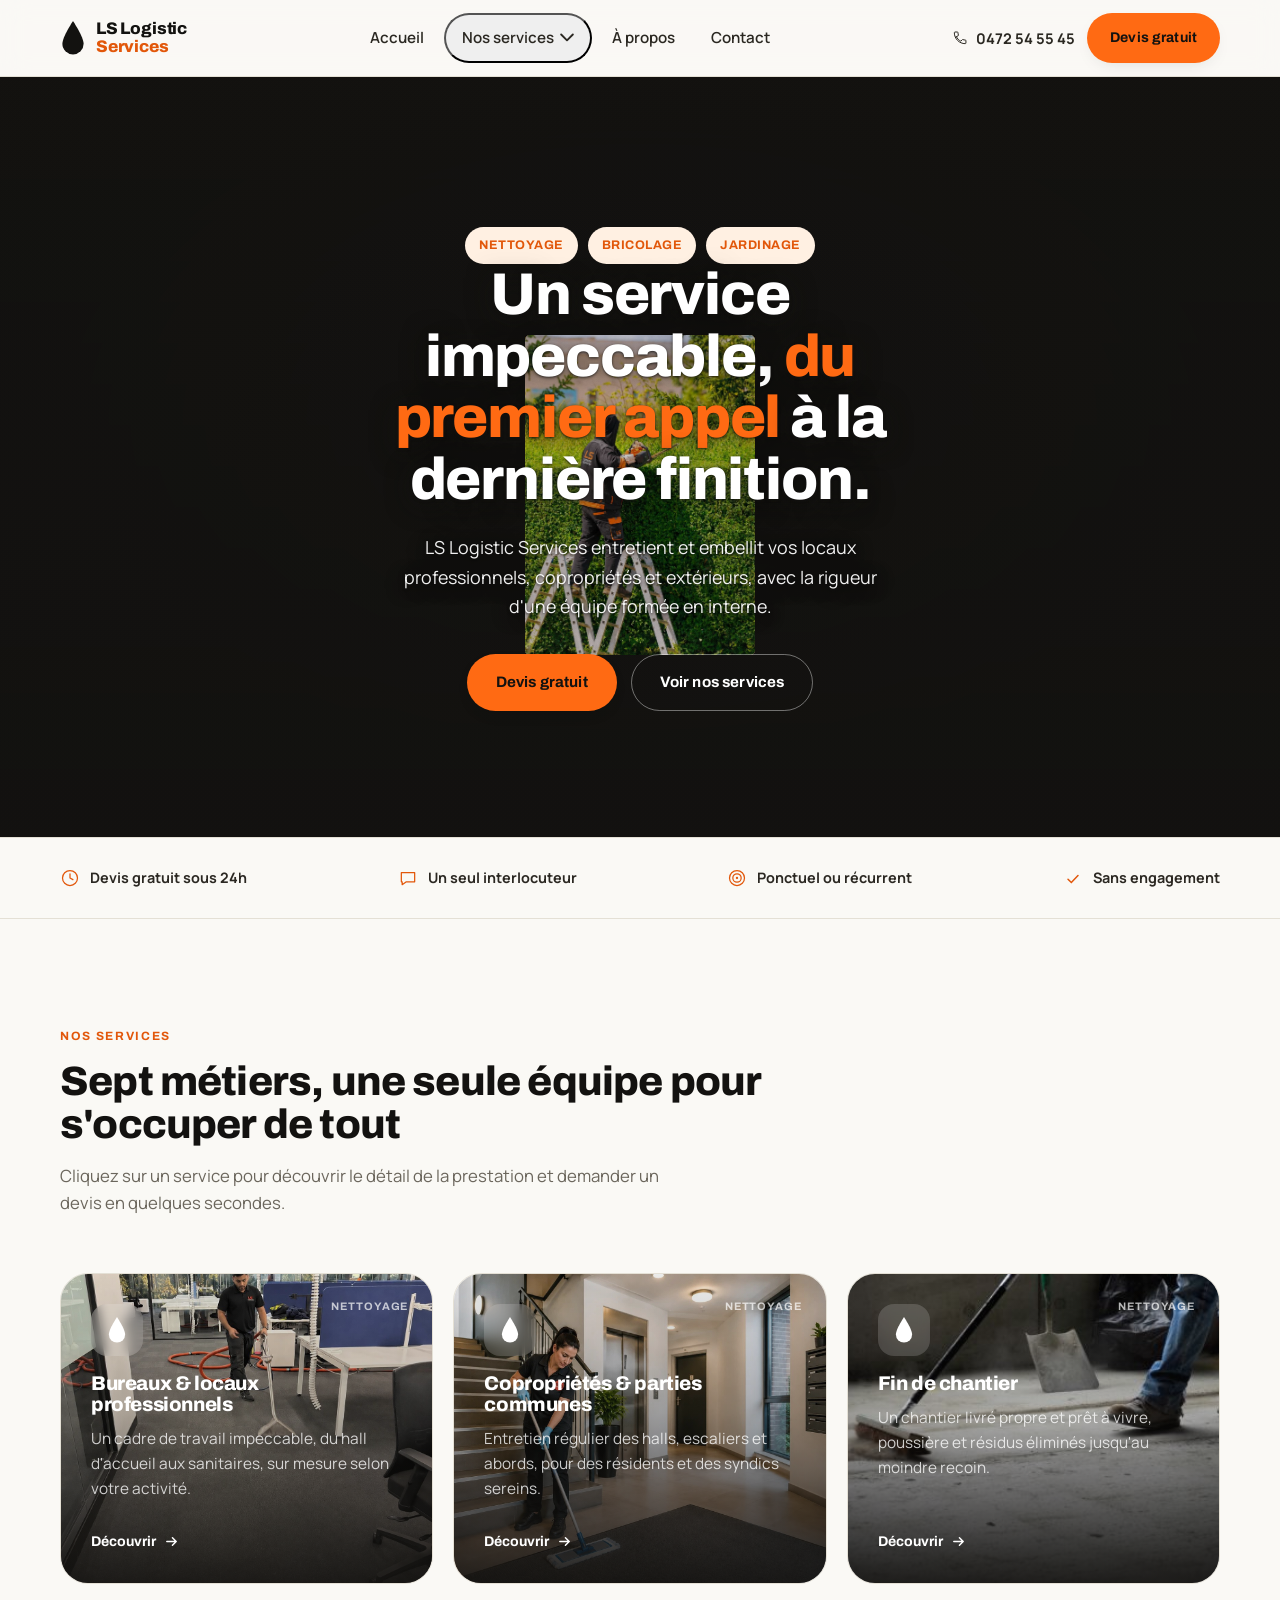
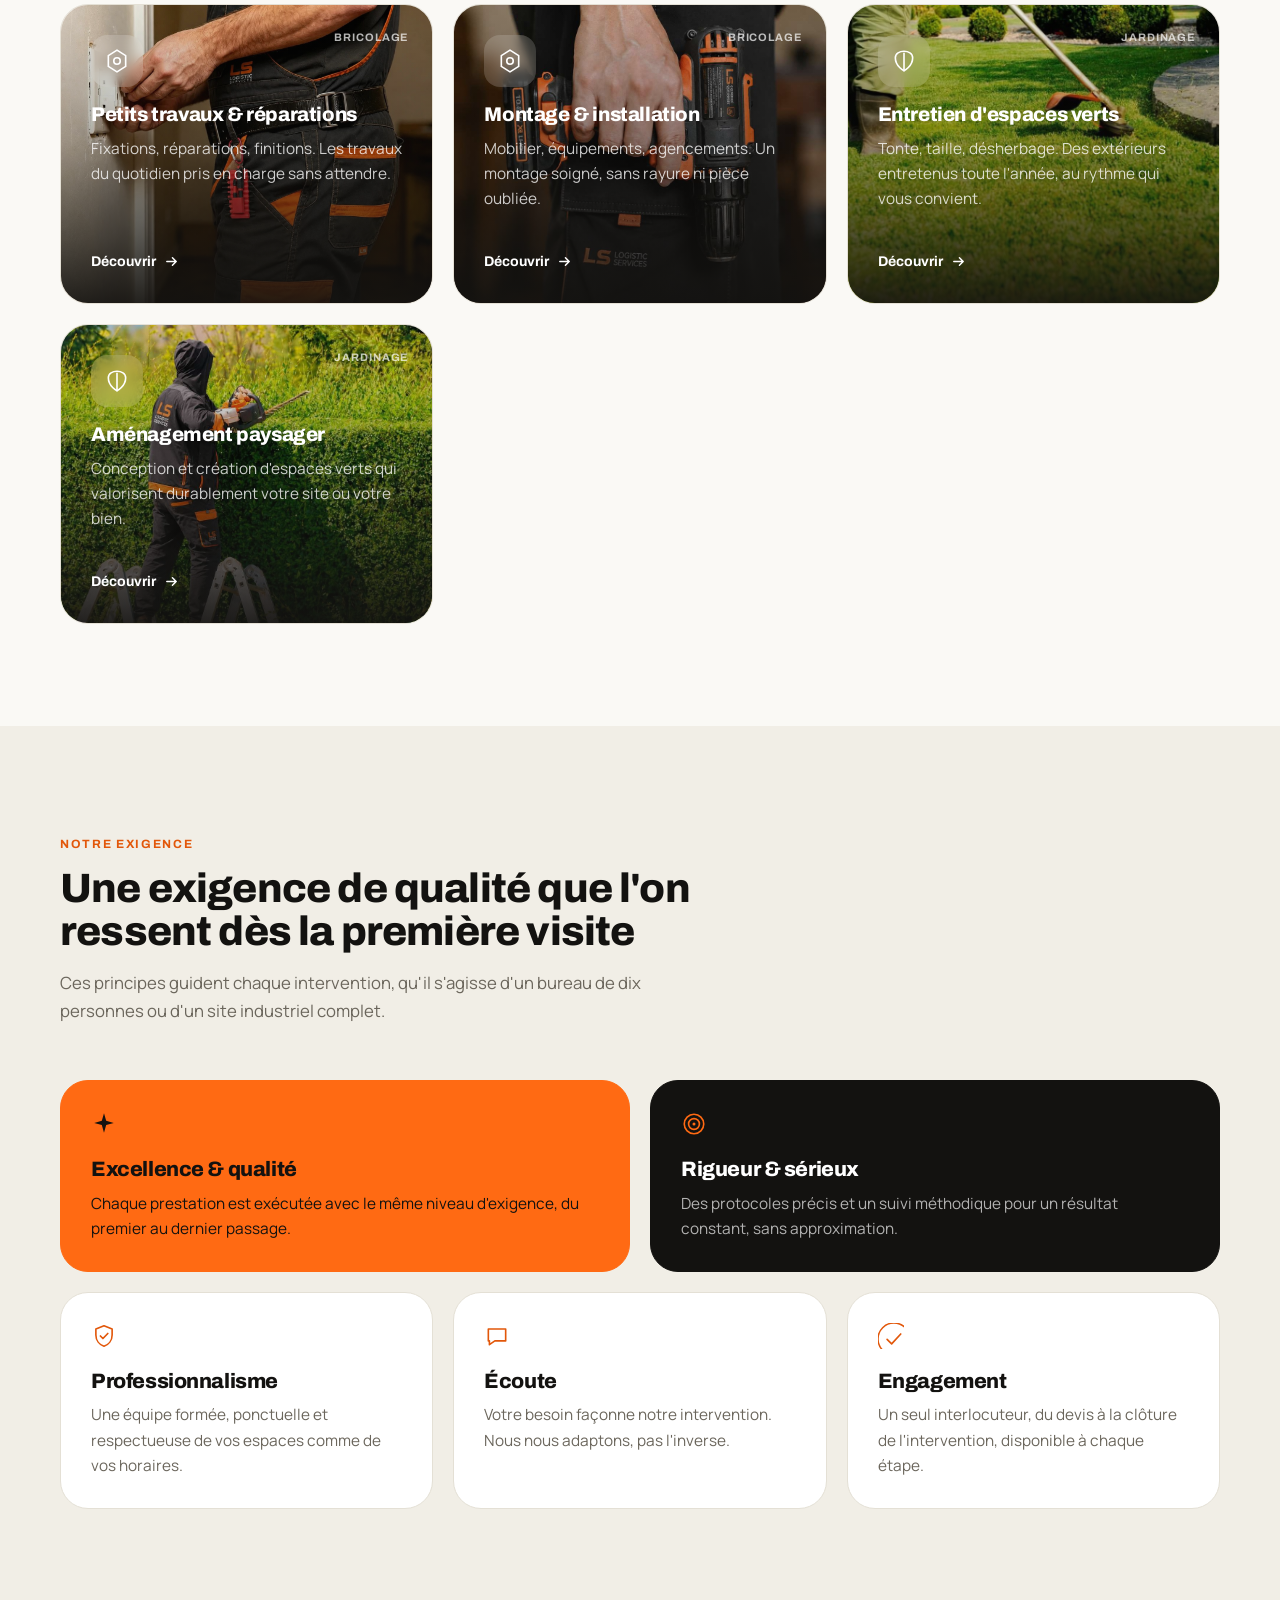
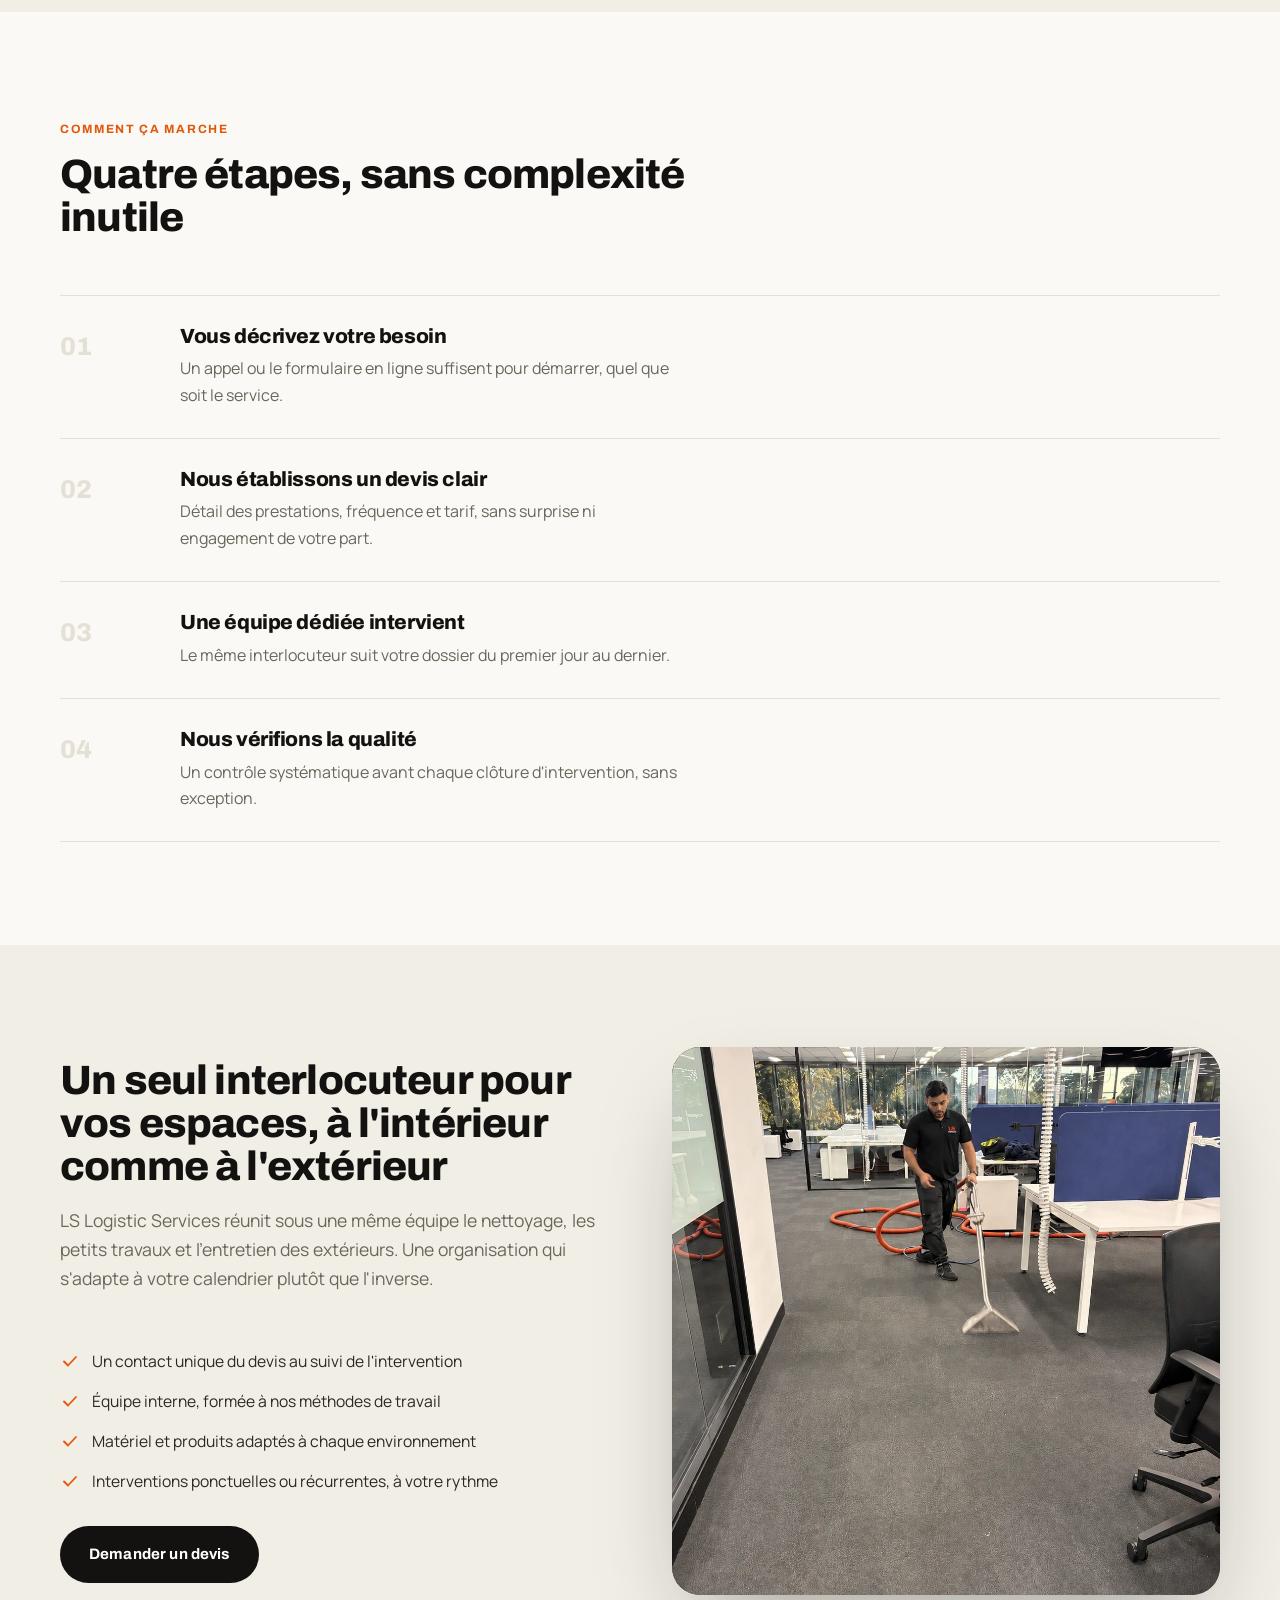
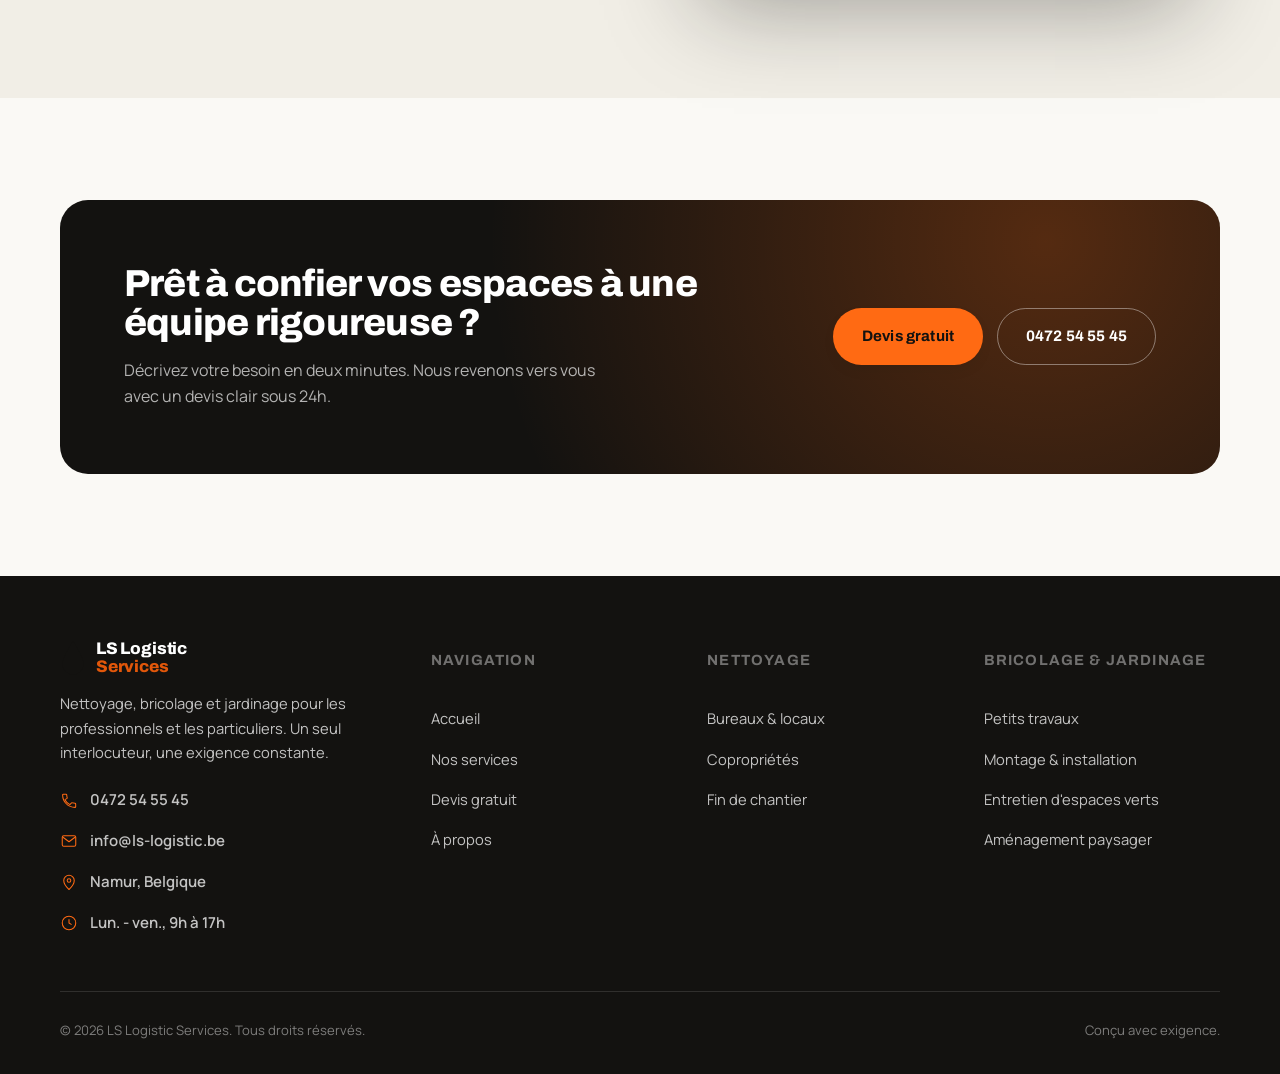
<file: index.html>
<!DOCTYPE html>
<html lang="fr">
<head>
<meta charset="UTF-8" />
<meta name="viewport" content="width=device-width, initial-scale=1.0" />
<title>LS Logistic Services | Nettoyage, bricolage &amp; jardinage professionnels</title>
<meta name="description" content="LS Logistic Services accompagne particuliers et professionnels en nettoyage, bricolage et entretien des extérieurs. Un seul interlocuteur, devis gratuit sous 24h." />
<link rel="preconnect" href="https://fonts.googleapis.com" />
<link rel="preconnect" href="https://fonts.gstatic.com" crossorigin />
<link href="https://fonts.googleapis.com/css2?family=Archivo:wght@600;700;800&amp;family=Manrope:wght@400;500;600;700&amp;display=swap" rel="stylesheet" />
<link rel="stylesheet" href="assets/css/style.css" />
</head>
<body>

<header class="site-header">
  <div class="container nav">
    <a href="index.html" class="brand">
      <svg viewBox="0 0 24 32" fill="currentColor" aria-hidden="true"><path d="M12 0C12 0 2 15 2 21.5A10 10 0 0 0 22 21.5C22 15 12 0 12 0Z"/></svg>
      <span class="brand-name"><span>LS Logistic</span><span>Services</span></span>
    </a>

    <nav class="nav-links" aria-label="Navigation principale">
      <a href="index.html" class="nav-link">Accueil</a>
      <div class="has-mega">
        <button class="nav-link" data-mega-trigger type="button" aria-expanded="false" aria-haspopup="true">
          Nos services
          <svg viewBox="0 0 12 8" fill="none" aria-hidden="true"><path d="M1 1L6 6L11 1" stroke="currentColor" stroke-width="1.6" stroke-linecap="round" stroke-linejoin="round"/></svg>
        </button>
        <div class="mega" data-mega>
          <div class="mega-grid">
            <div>
              <div class="mega-col-title">Nettoyage</div>
              <a class="mega-link" href="service-nettoyage-bureaux.html">Bureaux &amp; locaux professionnels</a>
              <a class="mega-link" href="service-nettoyage-copropriete.html">Copropriétés &amp; parties communes</a>
              <a class="mega-link" href="service-nettoyage-fin-chantier.html">Fin de chantier</a>
            </div>
            <div>
              <div class="mega-col-title">Bricolage</div>
              <a class="mega-link" href="service-bricolage-petits-travaux.html">Petits travaux &amp; réparations</a>
              <a class="mega-link" href="service-bricolage-montage.html">Montage &amp; installation</a>
            </div>
            <div>
              <div class="mega-col-title">Jardinage</div>
              <a class="mega-link" href="service-jardinage-entretien.html">Entretien d'espaces verts</a>
              <a class="mega-link" href="service-jardinage-amenagement.html">Aménagement paysager</a>
            </div>
          </div>
          <div class="mega-foot">
            <span class="field-help">7 services, une seule équipe de confiance.</span>
            <a href="services.html">Voir tous nos services →</a>
          </div>
        </div>
      </div>
      <a href="index.html#a-propos" class="nav-link">À propos</a>
      <a href="index.html#contact" class="nav-link">Contact</a>
    </nav>

    <div class="nav-actions">
      <a href="tel:+32472545545" class="nav-phone">
        <svg width="16" height="16" viewBox="0 0 24 24" fill="none" aria-hidden="true"><path d="M6.6 10.2c1.4 2.8 3.8 5.2 6.6 6.6l2.2-2.2c.3-.3.7-.4 1-.2 1.1.4 2.3.6 3.5.6.6 0 1 .4 1 1V19.5c0 .6-.4 1-1 1C10.9 20.5 3.5 13.1 3.5 4c0-.6.4-1 1-1H8c.6 0 1 .4 1 1 0 1.2.2 2.4.6 3.5.1.3 0 .7-.2 1L6.6 10.2Z" stroke="currentColor" stroke-width="1.5" stroke-linejoin="round" stroke-linecap="round"/></svg>
        0472 54 55 45
      </a>
      <a href="devis.html" class="btn btn-primary nav-cta">Devis gratuit</a>
      <button class="nav-toggle" data-nav-toggle type="button" aria-label="Ouvrir le menu" aria-expanded="false">
        <svg viewBox="0 0 20 20" fill="none" aria-hidden="true"><path d="M3 5H17M3 10H17M3 15H17" stroke="currentColor" stroke-width="1.6" stroke-linecap="round"/></svg>
      </button>
    </div>
  </div>

  <div class="mobile-panel" data-mobile-panel>
    <a href="index.html" class="mobile-link">Accueil</a>
    <button class="mobile-link" data-mobile-sub-toggle type="button" aria-expanded="false" style="width:100%;border:none;background:none;text-align:left;">
      Nos services
      <svg width="16" height="16" viewBox="0 0 12 8" fill="none" aria-hidden="true"><path d="M1 1L6 6L11 1" stroke="currentColor" stroke-width="1.6" stroke-linecap="round" stroke-linejoin="round"/></svg>
    </button>
    <div class="mobile-sub" data-mobile-sub>
      <a href="service-nettoyage-bureaux.html">Nettoyage : Bureaux &amp; locaux</a>
      <a href="service-nettoyage-copropriete.html">Nettoyage : Copropriétés</a>
      <a href="service-nettoyage-fin-chantier.html">Nettoyage : Fin de chantier</a>
      <a href="service-bricolage-petits-travaux.html">Bricolage : Petits travaux</a>
      <a href="service-bricolage-montage.html">Bricolage : Montage &amp; installation</a>
      <a href="service-jardinage-entretien.html">Jardinage : Entretien</a>
      <a href="service-jardinage-amenagement.html">Jardinage : Aménagement</a>
      <a href="services.html">Voir tous nos services</a>
    </div>
    <a href="index.html#a-propos" class="mobile-link">À propos</a>
    <a href="index.html#contact" class="mobile-link">Contact</a>
    <a href="devis.html" class="btn btn-primary btn-block mobile-cta">Devis gratuit</a>
  </div>
</header>

<main>

  <!-- HERO -->
  <section class="hero hero--corridor">
    <div class="corridor" data-corridor></div>
    <div class="hero-scrim"></div>
    <div class="container hero-corridor-content">
      <div class="hero-tags" data-reveal>
        <span class="tag">Nettoyage</span>
        <span class="tag">Bricolage</span>
        <span class="tag">Jardinage</span>
      </div>
      <h1 data-reveal data-reveal-delay="80">Un service impeccable, <em>du premier appel</em> à la dernière finition.</h1>
      <p class="hero-sub" data-reveal data-reveal-delay="140">LS Logistic Services entretient et embellit vos locaux professionnels, copropriétés et extérieurs, avec la rigueur d'une équipe formée en interne.</p>
      <div class="hero-actions" data-reveal data-reveal-delay="200">
        <a href="devis.html" class="btn btn-primary">Devis gratuit</a>
        <a href="services.html" class="btn btn-outline-light">Voir nos services</a>
      </div>
    </div>
  </section>

  <!-- TRUST STRIP -->
  <div class="trust-strip">
    <div class="container trust-row">
      <div class="trust-item">
        <svg viewBox="0 0 24 24" fill="none" aria-hidden="true"><circle cx="12" cy="12" r="9" stroke="currentColor" stroke-width="1.5"/><path d="M12 7V12L15.5 14" stroke="currentColor" stroke-width="1.5" stroke-linecap="round" stroke-linejoin="round"/></svg>
        Devis gratuit sous 24h
      </div>
      <div class="trust-item">
        <svg viewBox="0 0 24 24" fill="none" aria-hidden="true"><path d="M4 5.5H20V16.5H10L5 20V16.5H4Z" stroke="currentColor" stroke-width="1.5" stroke-linejoin="round"/></svg>
        Un seul interlocuteur
      </div>
      <div class="trust-item">
        <svg viewBox="0 0 24 24" fill="none" aria-hidden="true"><circle cx="12" cy="12" r="9" stroke="currentColor" stroke-width="1.5"/><circle cx="12" cy="12" r="5" stroke="currentColor" stroke-width="1.5"/><circle cx="12" cy="12" r="1.4" fill="currentColor"/></svg>
        Ponctuel ou récurrent
      </div>
      <div class="trust-item">
        <svg viewBox="0 0 24 24" fill="none" aria-hidden="true"><circle cx="24" cy="24" r="0" /><path d="M4 10.5L8 14.5L16 6" stroke="currentColor" stroke-width="1.8" stroke-linecap="round" stroke-linejoin="round" transform="translate(2 3)"/></svg>
        Sans engagement
      </div>
    </div>
  </div>

  <!-- SERVICES -->
  <section class="section" id="services">
    <div class="container">
      <div class="section-head" data-reveal>
        <span class="eyebrow">Nos services</span>
        <h2>Sept métiers, une seule équipe pour s'occuper de tout</h2>
        <p>Cliquez sur un service pour découvrir le détail de la prestation et demander un devis en quelques secondes.</p>
      </div>

      <div class="tiles tiles-3">
        <a href="service-nettoyage-bureaux.html" class="tile tile--photo" data-reveal>
          <img src="assets/img/team-nettoyage-bureaux.jpg" alt="Technicien LS Logistic Services nettoyant la moquette d'un bureau" loading="lazy" decoding="async" />
          <span class="tile-category">Nettoyage</span>
          <div>
            <div class="tile-icon">
              <svg viewBox="0 0 24 32" fill="currentColor" aria-hidden="true"><path d="M12 0C12 0 2 15 2 21.5A10 10 0 0 0 22 21.5C22 15 12 0 12 0Z"/></svg>
            </div>
            <h3>Bureaux &amp; locaux professionnels</h3>
            <p>Un cadre de travail impeccable, du hall d'accueil aux sanitaires, sur mesure selon votre activité.</p>
          </div>
          <span class="tile-link">Découvrir <svg viewBox="0 0 16 16" fill="none" aria-hidden="true"><path d="M3 8H13M13 8L9 4M13 8L9 12" stroke="currentColor" stroke-width="1.6" stroke-linecap="round" stroke-linejoin="round"/></svg></span>
        </a>

        <a href="service-nettoyage-copropriete.html" class="tile tile--photo" data-reveal data-reveal-delay="60">
          <img src="assets/img/team-nettoyage-copropriete.jpg" alt="Agente d'entretien nettoyant le hall d'une copropriété" loading="lazy" decoding="async" />
          <span class="tile-category">Nettoyage</span>
          <div>
            <div class="tile-icon">
              <svg viewBox="0 0 24 32" fill="currentColor" aria-hidden="true"><path d="M12 0C12 0 2 15 2 21.5A10 10 0 0 0 22 21.5C22 15 12 0 12 0Z"/></svg>
            </div>
            <h3>Copropriétés &amp; parties communes</h3>
            <p>Entretien régulier des halls, escaliers et abords, pour des résidents et des syndics sereins.</p>
          </div>
          <span class="tile-link">Découvrir <svg viewBox="0 0 16 16" fill="none" aria-hidden="true"><path d="M3 8H13M13 8L9 4M13 8L9 12" stroke="currentColor" stroke-width="1.6" stroke-linecap="round" stroke-linejoin="round"/></svg></span>
        </a>

        <a href="service-nettoyage-fin-chantier.html" class="tile tile--photo" data-reveal data-reveal-delay="120">
          <img src="assets/img/team-nettoyage-fin-chantier.jpg" alt="Nettoyage de la poussière de chantier au balai" loading="lazy" decoding="async" />
          <span class="tile-category">Nettoyage</span>
          <div>
            <div class="tile-icon">
              <svg viewBox="0 0 24 32" fill="currentColor" aria-hidden="true"><path d="M12 0C12 0 2 15 2 21.5A10 10 0 0 0 22 21.5C22 15 12 0 12 0Z"/></svg>
            </div>
            <h3>Fin de chantier</h3>
            <p>Un chantier livré propre et prêt à vivre, poussière et résidus éliminés jusqu'au moindre recoin.</p>
          </div>
          <span class="tile-link">Découvrir <svg viewBox="0 0 16 16" fill="none" aria-hidden="true"><path d="M3 8H13M13 8L9 4M13 8L9 12" stroke="currentColor" stroke-width="1.6" stroke-linecap="round" stroke-linejoin="round"/></svg></span>
        </a>

        <a href="service-bricolage-petits-travaux.html" class="tile tile--photo" data-reveal data-reveal-delay="60">
          <img src="assets/img/team-bricolage-petits-travaux.jpg" alt="Technicien LS Logistic Services réparant une prise électrique" loading="lazy" decoding="async" />
          <span class="tile-category">Bricolage</span>
          <div>
            <div class="tile-icon">
              <svg viewBox="0 0 24 24" fill="none" aria-hidden="true"><path d="M12 2L20 7V17L12 22L4 17V7Z" stroke="currentColor" stroke-width="1.5" stroke-linejoin="round"/><circle cx="12" cy="12" r="3" stroke="currentColor" stroke-width="1.5"/></svg>
            </div>
            <h3>Petits travaux &amp; réparations</h3>
            <p>Fixations, réparations, finitions. Les travaux du quotidien pris en charge sans attendre.</p>
          </div>
          <span class="tile-link">Découvrir <svg viewBox="0 0 16 16" fill="none" aria-hidden="true"><path d="M3 8H13M13 8L9 4M13 8L9 12" stroke="currentColor" stroke-width="1.6" stroke-linecap="round" stroke-linejoin="round"/></svg></span>
        </a>

        <a href="service-bricolage-montage.html" class="tile tile--photo" data-reveal data-reveal-delay="120">
          <img src="assets/img/team-bricolage-montage.jpg" alt="Technicien LS Logistic Services tenant une visseuse-perceuse" loading="lazy" decoding="async" />
          <span class="tile-category">Bricolage</span>
          <div>
            <div class="tile-icon">
              <svg viewBox="0 0 24 24" fill="none" aria-hidden="true"><path d="M12 2L20 7V17L12 22L4 17V7Z" stroke="currentColor" stroke-width="1.5" stroke-linejoin="round"/><circle cx="12" cy="12" r="3" stroke="currentColor" stroke-width="1.5"/></svg>
            </div>
            <h3>Montage &amp; installation</h3>
            <p>Mobilier, équipements, agencements. Un montage soigné, sans rayure ni pièce oubliée.</p>
          </div>
          <span class="tile-link">Découvrir <svg viewBox="0 0 16 16" fill="none" aria-hidden="true"><path d="M3 8H13M13 8L9 4M13 8L9 12" stroke="currentColor" stroke-width="1.6" stroke-linecap="round" stroke-linejoin="round"/></svg></span>
        </a>

        <a href="service-jardinage-entretien.html" class="tile tile--photo" data-reveal>
          <img src="assets/img/team-jardinage-entretien.jpg" alt="Entretien d'une pelouse à la débroussailleuse" loading="lazy" decoding="async" />
          <span class="tile-category">Jardinage</span>
          <div>
            <div class="tile-icon">
              <svg viewBox="0 0 24 24" fill="none" aria-hidden="true"><path d="M12 21C12 21 4 17 4 9C4 5 8 3 12 3C16 3 20 5 20 9C20 17 12 21 12 21Z" stroke="currentColor" stroke-width="1.5" stroke-linejoin="round"/><path d="M12 21V5" stroke="currentColor" stroke-width="1.5" stroke-linecap="round"/></svg>
            </div>
            <h3>Entretien d'espaces verts</h3>
            <p>Tonte, taille, désherbage. Des extérieurs entretenus toute l'année, au rythme qui vous convient.</p>
          </div>
          <span class="tile-link">Découvrir <svg viewBox="0 0 16 16" fill="none" aria-hidden="true"><path d="M3 8H13M13 8L9 4M13 8L9 12" stroke="currentColor" stroke-width="1.6" stroke-linecap="round" stroke-linejoin="round"/></svg></span>
        </a>

        <a href="service-jardinage-amenagement.html" class="tile tile--photo" data-reveal data-reveal-delay="60">
          <img src="assets/img/team-jardinage-amenagement.jpg" alt="Taille d'une haie en hauteur pour un aménagement paysager" loading="lazy" decoding="async" />
          <span class="tile-category">Jardinage</span>
          <div>
            <div class="tile-icon">
              <svg viewBox="0 0 24 24" fill="none" aria-hidden="true"><path d="M12 21C12 21 4 17 4 9C4 5 8 3 12 3C16 3 20 5 20 9C20 17 12 21 12 21Z" stroke="currentColor" stroke-width="1.5" stroke-linejoin="round"/><path d="M12 21V5" stroke="currentColor" stroke-width="1.5" stroke-linecap="round"/></svg>
            </div>
            <h3>Aménagement paysager</h3>
            <p>Conception et création d'espaces verts qui valorisent durablement votre site ou votre bien.</p>
          </div>
          <span class="tile-link">Découvrir <svg viewBox="0 0 16 16" fill="none" aria-hidden="true"><path d="M3 8H13M13 8L9 4M13 8L9 12" stroke="currentColor" stroke-width="1.6" stroke-linecap="round" stroke-linejoin="round"/></svg></span>
        </a>
      </div>
    </div>
  </section>

  <!-- VALUES -->
  <section class="section section--alt">
    <div class="container">
      <div class="section-head" data-reveal>
        <span class="eyebrow">Notre exigence</span>
        <h2>Une exigence de qualité que l'on ressent dès la première visite</h2>
        <p>Ces principes guident chaque intervention, qu'il s'agisse d'un bureau de dix personnes ou d'un site industriel complet.</p>
      </div>

      <div class="values-grid">
        <div class="value-card is-orange" data-reveal>
          <svg width="26" height="26" viewBox="0 0 24 24" fill="currentColor" aria-hidden="true"><path d="M12 2L14 9L21 11L14 13L12 20L10 13L3 11L10 9Z"/></svg>
          <h3>Excellence &amp; qualité</h3>
          <p>Chaque prestation est exécutée avec le même niveau d'exigence, du premier au dernier passage.</p>
        </div>
        <div class="value-card is-ink" data-reveal data-reveal-delay="60">
          <svg width="26" height="26" viewBox="0 0 24 24" fill="none" aria-hidden="true"><circle cx="12" cy="12" r="9" stroke="#ff6a13" stroke-width="1.5"/><circle cx="12" cy="12" r="5" stroke="#ff6a13" stroke-width="1.5"/><circle cx="12" cy="12" r="1.4" fill="#ff6a13"/></svg>
          <h3>Rigueur &amp; sérieux</h3>
          <p>Des protocoles précis et un suivi méthodique pour un résultat constant, sans approximation.</p>
        </div>
        <div class="value-card" data-reveal>
          <svg width="26" height="26" viewBox="0 0 24 24" fill="none" aria-hidden="true"><path d="M12 2.5L19.5 5.5V11C19.5 16 16.2 20 12 21.5C7.8 20 4.5 16 4.5 11V5.5Z" stroke="#e2570a" stroke-width="1.5" stroke-linejoin="round"/><path d="M8.7 12L11 14.3L15.5 9.7" stroke="#e2570a" stroke-width="1.6" stroke-linecap="round" stroke-linejoin="round"/></svg>
          <h3>Professionnalisme</h3>
          <p>Une équipe formée, ponctuelle et respectueuse de vos espaces comme de vos horaires.</p>
        </div>
        <div class="value-card" data-reveal data-reveal-delay="60">
          <svg width="26" height="26" viewBox="0 0 24 24" fill="none" aria-hidden="true"><path d="M4 5.5H20V16.5H10L5 20V16.5H4Z" stroke="#e2570a" stroke-width="1.5" stroke-linejoin="round"/></svg>
          <h3>Écoute</h3>
          <p>Votre besoin façonne notre intervention. Nous nous adaptons, pas l'inverse.</p>
        </div>
        <div class="value-card" data-reveal data-reveal-delay="120">
          <svg width="26" height="26" viewBox="0 0 24 24" fill="none" aria-hidden="true"><circle cx="24" cy="24" r="21" stroke="#e2570a" stroke-width="2" transform="scale(0.7) translate(-3 -3)"/><path d="M15 24.5L21 30.5L33 17.5" stroke="#e2570a" stroke-width="2.2" stroke-linecap="round" stroke-linejoin="round" transform="scale(0.7) translate(-3 -3)"/></svg>
          <h3>Engagement</h3>
          <p>Un seul interlocuteur, du devis à la clôture de l'intervention, disponible à chaque étape.</p>
        </div>
      </div>
    </div>
  </section>

  <!-- PROCESS -->
  <section class="section">
    <div class="container">
      <div class="section-head" data-reveal>
        <span class="eyebrow">Comment ça marche</span>
        <h2>Quatre étapes, sans complexité inutile</h2>
      </div>

      <div class="process-list">
        <div class="process-row" data-reveal>
          <span class="process-index">01</span>
          <div>
            <h3>Vous décrivez votre besoin</h3>
            <p>Un appel ou le formulaire en ligne suffisent pour démarrer, quel que soit le service.</p>
          </div>
          <div></div>
        </div>
        <div class="process-row" data-reveal>
          <span class="process-index">02</span>
          <div>
            <h3>Nous établissons un devis clair</h3>
            <p>Détail des prestations, fréquence et tarif, sans surprise ni engagement de votre part.</p>
          </div>
          <div></div>
        </div>
        <div class="process-row" data-reveal>
          <span class="process-index">03</span>
          <div>
            <h3>Une équipe dédiée intervient</h3>
            <p>Le même interlocuteur suit votre dossier du premier jour au dernier.</p>
          </div>
          <div></div>
        </div>
        <div class="process-row" data-reveal>
          <span class="process-index">04</span>
          <div>
            <h3>Nous vérifions la qualité</h3>
            <p>Un contrôle systématique avant chaque clôture d'intervention, sans exception.</p>
          </div>
          <div></div>
        </div>
      </div>
    </div>
  </section>

  <!-- ABOUT / SPLIT -->
  <section class="section section--alt" id="a-propos">
    <div class="container split">
      <div data-reveal>
        <h2 style="font-size:clamp(1.9rem, 3.2vw, 2.6rem);">Un seul interlocuteur pour vos espaces, à l'intérieur comme à l'extérieur</h2>
        <p class="lede" style="margin-top:18px;">LS Logistic Services réunit sous une même équipe le nettoyage, les petits travaux et l'entretien des extérieurs. Une organisation qui s'adapte à votre calendrier plutôt que l'inverse.</p>
        <div class="check-list mt-lg">
          <div class="check-item">
            <svg viewBox="0 0 20 20" fill="none" aria-hidden="true"><path d="M4 10.5L8 14.5L16 6" stroke="currentColor" stroke-width="1.8" stroke-linecap="round" stroke-linejoin="round"/></svg>
            <span>Un contact unique du devis au suivi de l'intervention</span>
          </div>
          <div class="check-item">
            <svg viewBox="0 0 20 20" fill="none" aria-hidden="true"><path d="M4 10.5L8 14.5L16 6" stroke="currentColor" stroke-width="1.8" stroke-linecap="round" stroke-linejoin="round"/></svg>
            <span>Équipe interne, formée à nos méthodes de travail</span>
          </div>
          <div class="check-item">
            <svg viewBox="0 0 20 20" fill="none" aria-hidden="true"><path d="M4 10.5L8 14.5L16 6" stroke="currentColor" stroke-width="1.8" stroke-linecap="round" stroke-linejoin="round"/></svg>
            <span>Matériel et produits adaptés à chaque environnement</span>
          </div>
          <div class="check-item">
            <svg viewBox="0 0 20 20" fill="none" aria-hidden="true"><path d="M4 10.5L8 14.5L16 6" stroke="currentColor" stroke-width="1.8" stroke-linecap="round" stroke-linejoin="round"/></svg>
            <span>Interventions ponctuelles ou récurrentes, à votre rythme</span>
          </div>
        </div>
        <div class="hero-actions" style="margin-top:32px;">
          <a href="devis.html" class="btn btn-dark">Demander un devis</a>
        </div>
      </div>
      <div data-reveal data-reveal-delay="120">
        <div class="media-frame ratio-square">
          <img src="assets/img/team-nettoyage-bureaux.jpg" alt="Technicien LS Logistic Services en intervention de nettoyage de bureaux" loading="lazy" decoding="async" style="position:absolute;inset:0;width:100%;height:100%;object-fit:cover;" />
        </div>
      </div>
    </div>
  </section>

  <!-- CTA BAND -->
  <section class="section">
    <div class="container">
      <div class="cta-band" data-reveal>
        <div>
          <h2>Prêt à confier vos espaces à une équipe rigoureuse ?</h2>
          <p>Décrivez votre besoin en deux minutes. Nous revenons vers vous avec un devis clair sous 24h.</p>
        </div>
        <div class="cta-band-actions">
          <a href="devis.html" class="btn btn-primary">Devis gratuit</a>
          <a href="tel:+32472545545" class="btn btn-outline-light">0472 54 55 45</a>
        </div>
      </div>
    </div>
  </section>

</main>

<footer class="site-footer" id="contact">
  <div class="container">
    <div class="footer-grid">
      <div class="footer-brand">
        <a href="index.html" class="brand">
          <svg viewBox="0 0 24 32" fill="currentColor" aria-hidden="true"><path d="M12 0C12 0 2 15 2 21.5A10 10 0 0 0 22 21.5C22 15 12 0 12 0Z"/></svg>
          <span class="brand-name"><span>LS Logistic</span><span>Services</span></span>
        </a>
        <p>Nettoyage, bricolage et jardinage pour les professionnels et les particuliers. Un seul interlocuteur, une exigence constante.</p>
        <div class="side-contact" style="margin-top:24px;">
          <a href="tel:+32472545545">
            <svg viewBox="0 0 24 24" fill="none" aria-hidden="true"><path d="M6.6 10.2c1.4 2.8 3.8 5.2 6.6 6.6l2.2-2.2c.3-.3.7-.4 1-.2 1.1.4 2.3.6 3.5.6.6 0 1 .4 1 1V19.5c0 .6-.4 1-1 1C10.9 20.5 3.5 13.1 3.5 4c0-.6.4-1 1-1H8c.6 0 1 .4 1 1 0 1.2.2 2.4.6 3.5.1.3 0 .7-.2 1L6.6 10.2Z" stroke="currentColor" stroke-width="1.4" stroke-linejoin="round" stroke-linecap="round"/></svg>
            0472 54 55 45
          </a>
          <a href="mailto:info@ls-logistic.be">
            <svg viewBox="0 0 24 24" fill="none" aria-hidden="true"><rect x="3" y="5" width="18" height="14" rx="2" stroke="currentColor" stroke-width="1.4"/><path d="M4 7L12 13L20 7" stroke="currentColor" stroke-width="1.4" stroke-linecap="round" stroke-linejoin="round"/></svg>
            info@ls-logistic.be
          </a>
          <div>
            <svg viewBox="0 0 24 24" fill="none" aria-hidden="true"><path d="M12 22C12 22 19 15.4 19 10A7 7 0 0 0 5 10C5 15.4 12 22 12 22Z" stroke="currentColor" stroke-width="1.4" stroke-linejoin="round"/><circle cx="12" cy="10" r="2.4" stroke="currentColor" stroke-width="1.4"/></svg>
            Namur, Belgique
          </div>
          <div>
            <svg viewBox="0 0 24 24" fill="none" aria-hidden="true"><circle cx="12" cy="12" r="9" stroke="currentColor" stroke-width="1.4"/><path d="M12 7.5V12L15 13.8" stroke="currentColor" stroke-width="1.4" stroke-linecap="round" stroke-linejoin="round"/></svg>
            Lun. - ven., 9h à 17h
          </div>
        </div>
      </div>
      <div class="footer-col">
        <div class="footer-col-title">Navigation</div>
        <a href="index.html">Accueil</a>
        <a href="services.html">Nos services</a>
        <a href="devis.html">Devis gratuit</a>
        <a href="index.html#a-propos">À propos</a>
      </div>
      <div class="footer-col">
        <div class="footer-col-title">Nettoyage</div>
        <a href="service-nettoyage-bureaux.html">Bureaux &amp; locaux</a>
        <a href="service-nettoyage-copropriete.html">Copropriétés</a>
        <a href="service-nettoyage-fin-chantier.html">Fin de chantier</a>
      </div>
      <div class="footer-col">
        <div class="footer-col-title">Bricolage &amp; jardinage</div>
        <a href="service-bricolage-petits-travaux.html">Petits travaux</a>
        <a href="service-bricolage-montage.html">Montage &amp; installation</a>
        <a href="service-jardinage-entretien.html">Entretien d'espaces verts</a>
        <a href="service-jardinage-amenagement.html">Aménagement paysager</a>
      </div>
    </div>
    <div class="footer-bottom">
      <span>© 2026 LS Logistic Services. Tous droits réservés.</span>
      <span>Conçu avec exigence.</span>
    </div>
  </div>
</footer>

<script src="assets/js/image-corridor.js"></script>
<script src="assets/js/main.js"></script>
</body>
</html>
</file>
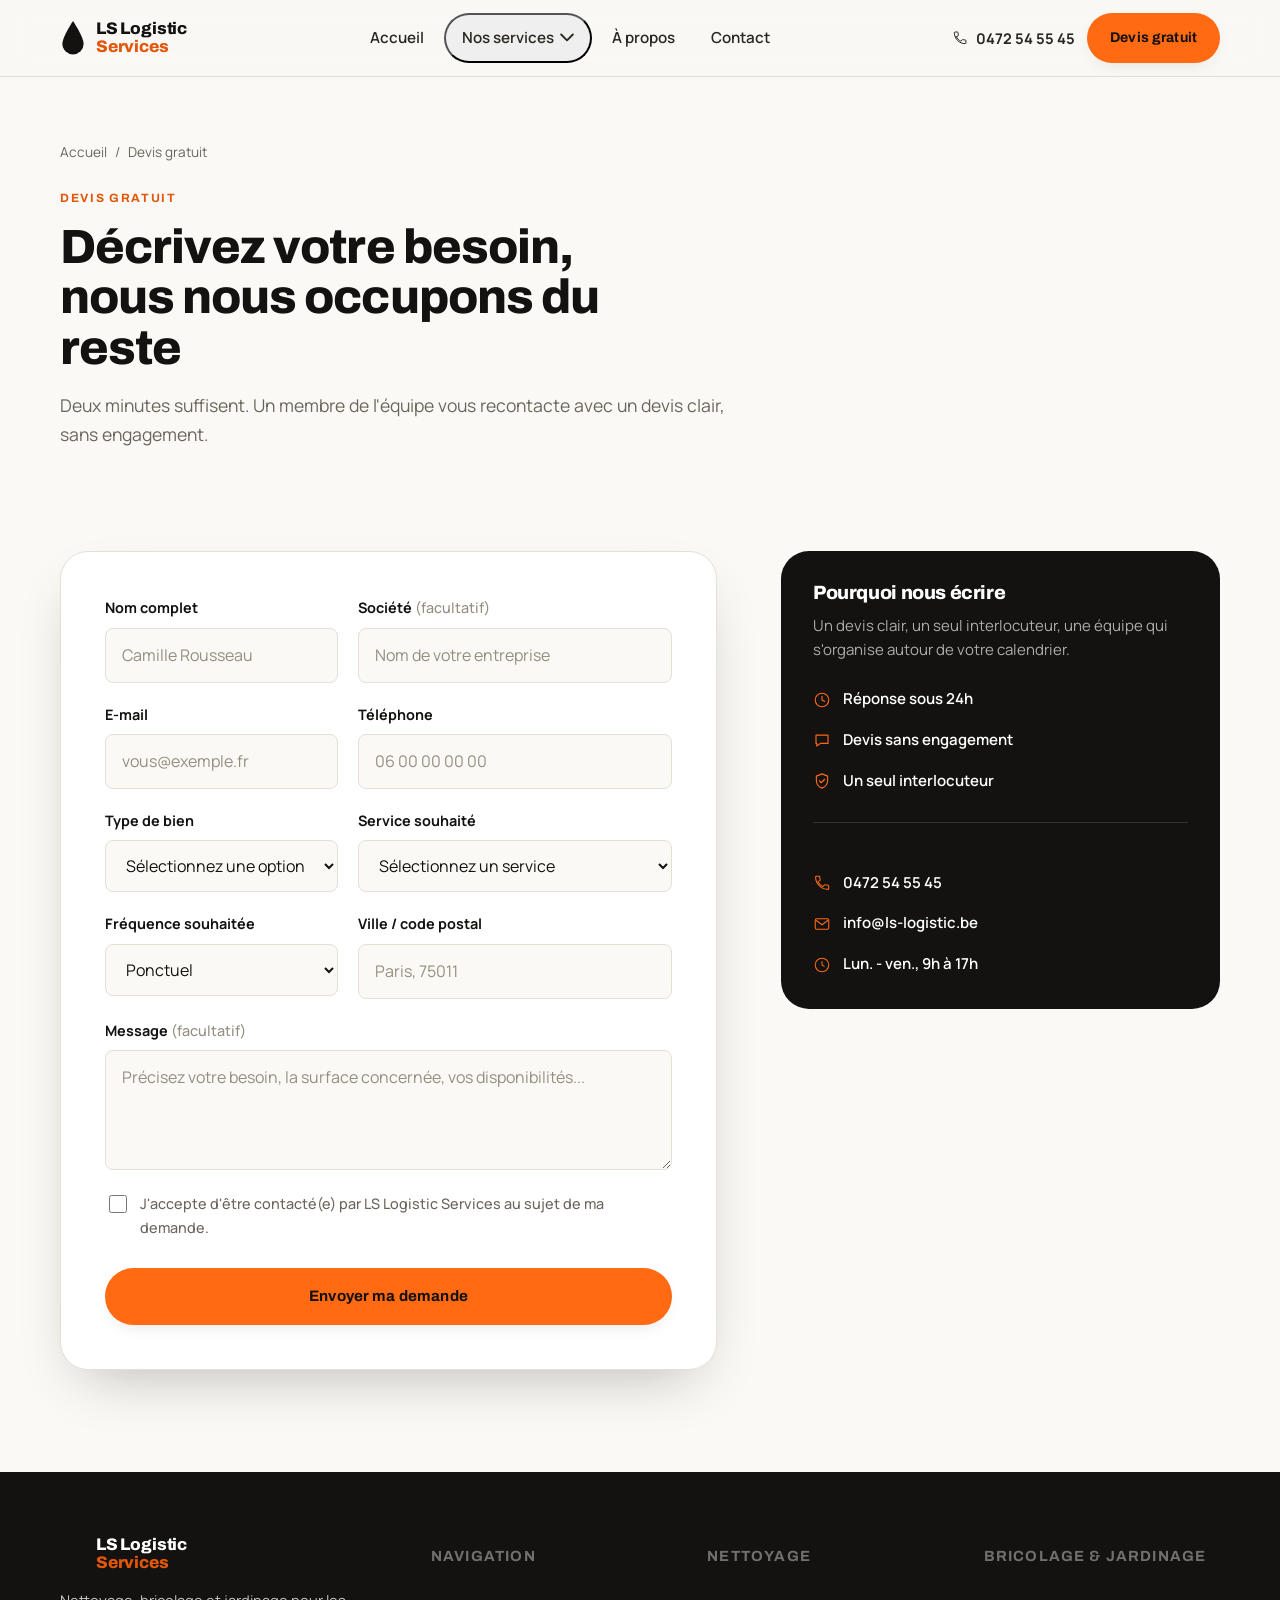
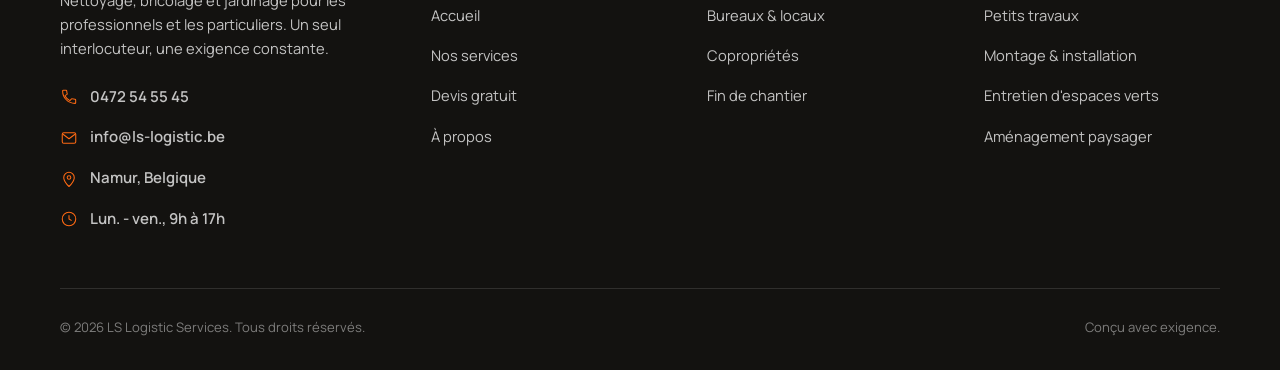
<file: devis.html>
<!DOCTYPE html>
<html lang="fr">
<head>
<meta charset="UTF-8" />
<meta name="viewport" content="width=device-width, initial-scale=1.0" />
<title>Devis gratuit | LS Logistic Services</title>
<meta name="description" content="Demandez votre devis gratuit pour un service de nettoyage, bricolage ou jardinage. Réponse sous 24h, sans engagement." />
<link rel="preconnect" href="https://fonts.googleapis.com" />
<link rel="preconnect" href="https://fonts.gstatic.com" crossorigin />
<link href="https://fonts.googleapis.com/css2?family=Archivo:wght@600;700;800&amp;family=Manrope:wght@400;500;600;700&amp;display=swap" rel="stylesheet" />
<link rel="stylesheet" href="assets/css/style.css" />
</head>
<body>

<header class="site-header">
  <div class="container nav">
    <a href="index.html" class="brand">
      <svg viewBox="0 0 24 32" fill="currentColor" aria-hidden="true"><path d="M12 0C12 0 2 15 2 21.5A10 10 0 0 0 22 21.5C22 15 12 0 12 0Z"/></svg>
      <span class="brand-name"><span>LS Logistic</span><span>Services</span></span>
    </a>

    <nav class="nav-links" aria-label="Navigation principale">
      <a href="index.html" class="nav-link">Accueil</a>
      <div class="has-mega">
        <button class="nav-link" data-mega-trigger type="button" aria-expanded="false" aria-haspopup="true">
          Nos services
          <svg viewBox="0 0 12 8" fill="none" aria-hidden="true"><path d="M1 1L6 6L11 1" stroke="currentColor" stroke-width="1.6" stroke-linecap="round" stroke-linejoin="round"/></svg>
        </button>
        <div class="mega" data-mega>
          <div class="mega-grid">
            <div>
              <div class="mega-col-title">Nettoyage</div>
              <a class="mega-link" href="service-nettoyage-bureaux.html">Bureaux &amp; locaux professionnels</a>
              <a class="mega-link" href="service-nettoyage-copropriete.html">Copropriétés &amp; parties communes</a>
              <a class="mega-link" href="service-nettoyage-fin-chantier.html">Fin de chantier</a>
            </div>
            <div>
              <div class="mega-col-title">Bricolage</div>
              <a class="mega-link" href="service-bricolage-petits-travaux.html">Petits travaux &amp; réparations</a>
              <a class="mega-link" href="service-bricolage-montage.html">Montage &amp; installation</a>
            </div>
            <div>
              <div class="mega-col-title">Jardinage</div>
              <a class="mega-link" href="service-jardinage-entretien.html">Entretien d'espaces verts</a>
              <a class="mega-link" href="service-jardinage-amenagement.html">Aménagement paysager</a>
            </div>
          </div>
          <div class="mega-foot">
            <span class="field-help">7 services, une seule équipe de confiance.</span>
            <a href="services.html">Voir tous nos services →</a>
          </div>
        </div>
      </div>
      <a href="index.html#a-propos" class="nav-link">À propos</a>
      <a href="index.html#contact" class="nav-link">Contact</a>
    </nav>

    <div class="nav-actions">
      <a href="tel:+32472545545" class="nav-phone">
        <svg width="16" height="16" viewBox="0 0 24 24" fill="none" aria-hidden="true"><path d="M6.6 10.2c1.4 2.8 3.8 5.2 6.6 6.6l2.2-2.2c.3-.3.7-.4 1-.2 1.1.4 2.3.6 3.5.6.6 0 1 .4 1 1V19.5c0 .6-.4 1-1 1C10.9 20.5 3.5 13.1 3.5 4c0-.6.4-1 1-1H8c.6 0 1 .4 1 1 0 1.2.2 2.4.6 3.5.1.3 0 .7-.2 1L6.6 10.2Z" stroke="currentColor" stroke-width="1.5" stroke-linejoin="round" stroke-linecap="round"/></svg>
        0472 54 55 45
      </a>
      <a href="devis.html" class="btn btn-primary nav-cta">Devis gratuit</a>
      <button class="nav-toggle" data-nav-toggle type="button" aria-label="Ouvrir le menu" aria-expanded="false">
        <svg viewBox="0 0 20 20" fill="none" aria-hidden="true"><path d="M3 5H17M3 10H17M3 15H17" stroke="currentColor" stroke-width="1.6" stroke-linecap="round"/></svg>
      </button>
    </div>
  </div>

  <div class="mobile-panel" data-mobile-panel>
    <a href="index.html" class="mobile-link">Accueil</a>
    <button class="mobile-link" data-mobile-sub-toggle type="button" aria-expanded="false" style="width:100%;border:none;background:none;text-align:left;">
      Nos services
      <svg width="16" height="16" viewBox="0 0 12 8" fill="none" aria-hidden="true"><path d="M1 1L6 6L11 1" stroke="currentColor" stroke-width="1.6" stroke-linecap="round" stroke-linejoin="round"/></svg>
    </button>
    <div class="mobile-sub" data-mobile-sub>
      <a href="service-nettoyage-bureaux.html">Nettoyage : Bureaux &amp; locaux</a>
      <a href="service-nettoyage-copropriete.html">Nettoyage : Copropriétés</a>
      <a href="service-nettoyage-fin-chantier.html">Nettoyage : Fin de chantier</a>
      <a href="service-bricolage-petits-travaux.html">Bricolage : Petits travaux</a>
      <a href="service-bricolage-montage.html">Bricolage : Montage &amp; installation</a>
      <a href="service-jardinage-entretien.html">Jardinage : Entretien</a>
      <a href="service-jardinage-amenagement.html">Jardinage : Aménagement</a>
      <a href="services.html">Voir tous nos services</a>
    </div>
    <a href="index.html#a-propos" class="mobile-link">À propos</a>
    <a href="index.html#contact" class="mobile-link">Contact</a>
    <a href="devis.html" class="btn btn-primary btn-block mobile-cta">Devis gratuit</a>
  </div>
</header>

<main>

  <section class="page-hero" style="padding-bottom:0;">
    <div class="container">
      <div class="crumb">
        <a href="index.html">Accueil</a>
        <span>/</span>
        <span>Devis gratuit</span>
      </div>
      <span class="eyebrow">Devis gratuit</span>
      <h1 style="margin-top:12px;max-width:20ch;">Décrivez votre besoin, nous nous occupons du reste</h1>
      <p class="lede" style="margin-top:18px;">Deux minutes suffisent. Un membre de l'équipe vous recontacte avec un devis clair, sans engagement.</p>
    </div>
  </section>

  <section class="section">
    <div class="container split" style="align-items:start;">

      <div data-quote-card data-reveal>
        <div class="form-card">
          <form data-quote-form novalidate>
            <div class="form-grid cols-2">
              <div class="field">
                <label for="nom">Nom complet</label>
                <input type="text" id="nom" name="nom" placeholder="Camille Rousseau" required />
                <span class="field-error">Merci d'indiquer votre nom.</span>
              </div>
              <div class="field">
                <label for="societe">Société <span class="optional">(facultatif)</span></label>
                <input type="text" id="societe" name="societe" placeholder="Nom de votre entreprise" />
              </div>
              <div class="field">
                <label for="email">E-mail</label>
                <input type="email" id="email" name="email" placeholder="vous@exemple.fr" required />
                <span class="field-error">Merci d'indiquer une adresse e-mail valide.</span>
              </div>
              <div class="field">
                <label for="telephone">Téléphone</label>
                <input type="tel" id="telephone" name="telephone" placeholder="06 00 00 00 00" required />
                <span class="field-error">Merci d'indiquer votre numéro de téléphone.</span>
              </div>
              <div class="field">
                <label for="type-bien">Type de bien</label>
                <select id="type-bien" name="type-bien" required>
                  <option value="">Sélectionnez une option</option>
                  <option value="particulier">Particulier</option>
                  <option value="copropriete">Copropriété</option>
                  <option value="bureaux">Bureaux &amp; commerces</option>
                  <option value="industriel">Site industriel</option>
                </select>
                <span class="field-error">Merci de préciser le type de bien.</span>
              </div>
              <div class="field">
                <label for="service">Service souhaité</label>
                <select id="service" name="service" required>
                  <option value="">Sélectionnez un service</option>
                  <optgroup label="Nettoyage">
                    <option value="nettoyage-bureaux">Bureaux &amp; locaux professionnels</option>
                    <option value="nettoyage-copropriete">Copropriétés &amp; parties communes</option>
                    <option value="nettoyage-fin-chantier">Fin de chantier</option>
                  </optgroup>
                  <optgroup label="Bricolage">
                    <option value="bricolage-petits-travaux">Petits travaux &amp; réparations</option>
                    <option value="bricolage-montage">Montage &amp; installation</option>
                  </optgroup>
                  <optgroup label="Jardinage">
                    <option value="jardinage-entretien">Entretien d'espaces verts</option>
                    <option value="jardinage-amenagement">Aménagement paysager</option>
                  </optgroup>
                  <option value="plusieurs">Plusieurs services / à définir</option>
                </select>
                <span class="field-error">Merci de sélectionner un service.</span>
              </div>
              <div class="field">
                <label for="frequence">Fréquence souhaitée</label>
                <select id="frequence" name="frequence">
                  <option value="ponctuel">Ponctuel</option>
                  <option value="hebdomadaire">Hebdomadaire</option>
                  <option value="mensuel">Mensuel</option>
                  <option value="a-definir">À définir ensemble</option>
                </select>
              </div>
              <div class="field">
                <label for="ville">Ville / code postal</label>
                <input type="text" id="ville" name="ville" placeholder="Paris, 75011" required />
                <span class="field-error">Merci d'indiquer votre ville ou code postal.</span>
              </div>
            </div>

            <div class="field" style="margin-top:20px;">
              <label for="message">Message <span class="optional">(facultatif)</span></label>
              <textarea id="message" name="message" placeholder="Précisez votre besoin, la surface concernée, vos disponibilités..."></textarea>
            </div>

            <div class="checkbox-row" style="margin-top:22px;">
              <input type="checkbox" id="consent" name="consent" required />
              <label for="consent">J'accepte d'être contacté(e) par LS Logistic Services au sujet de ma demande.</label>
            </div>

            <button type="submit" class="btn btn-primary btn-block" style="margin-top:28px;">Envoyer ma demande</button>
          </form>
        </div>
      </div>

      <div data-quote-success class="form-card form-success" data-reveal>
        <svg viewBox="0 0 48 48" fill="none" aria-hidden="true"><circle cx="24" cy="24" r="21" stroke="currentColor" stroke-width="2"/><path d="M15 24.5L21 30.5L33 17.5" stroke="currentColor" stroke-width="2.4" stroke-linecap="round" stroke-linejoin="round"/></svg>
        <h3>Votre demande a bien été reçue</h3>
        <p>Merci. Un membre de l'équipe LS Logistic Services revient vers vous sous 24h avec un devis clair et sans engagement.</p>
        <a href="index.html" class="btn btn-outline" style="margin-top:24px;">Retour à l'accueil</a>
      </div>

      <div data-reveal data-reveal-delay="120">
        <div class="side-card">
          <h3>Pourquoi nous écrire</h3>
          <p>Un devis clair, un seul interlocuteur, une équipe qui s'organise autour de votre calendrier.</p>
          <div class="side-contact">
            <div>
              <svg viewBox="0 0 24 24" fill="none" aria-hidden="true"><circle cx="12" cy="12" r="9" stroke="currentColor" stroke-width="1.5"/><path d="M12 7V12L15.5 14" stroke="currentColor" stroke-width="1.5" stroke-linecap="round" stroke-linejoin="round"/></svg>
              Réponse sous 24h
            </div>
            <div>
              <svg viewBox="0 0 24 24" fill="none" aria-hidden="true"><path d="M4 5.5H20V16.5H10L5 20V16.5H4Z" stroke="currentColor" stroke-width="1.5" stroke-linejoin="round"/></svg>
              Devis sans engagement
            </div>
            <div>
              <svg viewBox="0 0 24 24" fill="none" aria-hidden="true"><path d="M12 2.5L19.5 5.5V11C19.5 16 16.2 20 12 21.5C7.8 20 4.5 16 4.5 11V5.5Z" stroke="currentColor" stroke-width="1.5" stroke-linejoin="round"/><path d="M8.7 12L11 14.3L15.5 9.7" stroke="currentColor" stroke-width="1.6" stroke-linecap="round" stroke-linejoin="round"/></svg>
              Un seul interlocuteur
            </div>
          </div>
          <div style="margin-top:28px;padding-top:24px;border-top:1px solid rgba(255,255,255,0.14);">
            <div class="side-contact">
              <a href="tel:+32472545545">
                <svg viewBox="0 0 24 24" fill="none" aria-hidden="true"><path d="M6.6 10.2c1.4 2.8 3.8 5.2 6.6 6.6l2.2-2.2c.3-.3.7-.4 1-.2 1.1.4 2.3.6 3.5.6.6 0 1 .4 1 1V19.5c0 .6-.4 1-1 1C10.9 20.5 3.5 13.1 3.5 4c0-.6.4-1 1-1H8c.6 0 1 .4 1 1 0 1.2.2 2.4.6 3.5.1.3 0 .7-.2 1L6.6 10.2Z" stroke="currentColor" stroke-width="1.4" stroke-linejoin="round" stroke-linecap="round"/></svg>
                0472 54 55 45
              </a>
              <a href="mailto:info@ls-logistic.be">
                <svg viewBox="0 0 24 24" fill="none" aria-hidden="true"><rect x="3" y="5" width="18" height="14" rx="2" stroke="currentColor" stroke-width="1.4"/><path d="M4 7L12 13L20 7" stroke="currentColor" stroke-width="1.4" stroke-linecap="round" stroke-linejoin="round"/></svg>
                info@ls-logistic.be
              </a>
              <div>
                <svg viewBox="0 0 24 24" fill="none" aria-hidden="true"><circle cx="12" cy="12" r="9" stroke="currentColor" stroke-width="1.4"/><path d="M12 7.5V12L15 13.8" stroke="currentColor" stroke-width="1.4" stroke-linecap="round" stroke-linejoin="round"/></svg>
                Lun. - ven., 9h à 17h
              </div>
            </div>
          </div>
        </div>
      </div>

    </div>
  </section>

</main>

<footer class="site-footer" id="contact">
  <div class="container">
    <div class="footer-grid">
      <div class="footer-brand">
        <a href="index.html" class="brand">
          <svg viewBox="0 0 24 32" fill="currentColor" aria-hidden="true"><path d="M12 0C12 0 2 15 2 21.5A10 10 0 0 0 22 21.5C22 15 12 0 12 0Z"/></svg>
          <span class="brand-name"><span>LS Logistic</span><span>Services</span></span>
        </a>
        <p>Nettoyage, bricolage et jardinage pour les professionnels et les particuliers. Un seul interlocuteur, une exigence constante.</p>
        <div class="side-contact" style="margin-top:24px;">
          <a href="tel:+32472545545">
            <svg viewBox="0 0 24 24" fill="none" aria-hidden="true"><path d="M6.6 10.2c1.4 2.8 3.8 5.2 6.6 6.6l2.2-2.2c.3-.3.7-.4 1-.2 1.1.4 2.3.6 3.5.6.6 0 1 .4 1 1V19.5c0 .6-.4 1-1 1C10.9 20.5 3.5 13.1 3.5 4c0-.6.4-1 1-1H8c.6 0 1 .4 1 1 0 1.2.2 2.4.6 3.5.1.3 0 .7-.2 1L6.6 10.2Z" stroke="currentColor" stroke-width="1.4" stroke-linejoin="round" stroke-linecap="round"/></svg>
            0472 54 55 45
          </a>
          <a href="mailto:info@ls-logistic.be">
            <svg viewBox="0 0 24 24" fill="none" aria-hidden="true"><rect x="3" y="5" width="18" height="14" rx="2" stroke="currentColor" stroke-width="1.4"/><path d="M4 7L12 13L20 7" stroke="currentColor" stroke-width="1.4" stroke-linecap="round" stroke-linejoin="round"/></svg>
            info@ls-logistic.be
          </a>
          <div>
            <svg viewBox="0 0 24 24" fill="none" aria-hidden="true"><path d="M12 22C12 22 19 15.4 19 10A7 7 0 0 0 5 10C5 15.4 12 22 12 22Z" stroke="currentColor" stroke-width="1.4" stroke-linejoin="round"/><circle cx="12" cy="10" r="2.4" stroke="currentColor" stroke-width="1.4"/></svg>
            Namur, Belgique
          </div>
          <div>
            <svg viewBox="0 0 24 24" fill="none" aria-hidden="true"><circle cx="12" cy="12" r="9" stroke="currentColor" stroke-width="1.4"/><path d="M12 7.5V12L15 13.8" stroke="currentColor" stroke-width="1.4" stroke-linecap="round" stroke-linejoin="round"/></svg>
            Lun. - ven., 9h à 17h
          </div>
        </div>
      </div>
      <div class="footer-col">
        <div class="footer-col-title">Navigation</div>
        <a href="index.html">Accueil</a>
        <a href="services.html">Nos services</a>
        <a href="devis.html">Devis gratuit</a>
        <a href="index.html#a-propos">À propos</a>
      </div>
      <div class="footer-col">
        <div class="footer-col-title">Nettoyage</div>
        <a href="service-nettoyage-bureaux.html">Bureaux &amp; locaux</a>
        <a href="service-nettoyage-copropriete.html">Copropriétés</a>
        <a href="service-nettoyage-fin-chantier.html">Fin de chantier</a>
      </div>
      <div class="footer-col">
        <div class="footer-col-title">Bricolage &amp; jardinage</div>
        <a href="service-bricolage-petits-travaux.html">Petits travaux</a>
        <a href="service-bricolage-montage.html">Montage &amp; installation</a>
        <a href="service-jardinage-entretien.html">Entretien d'espaces verts</a>
        <a href="service-jardinage-amenagement.html">Aménagement paysager</a>
      </div>
    </div>
    <div class="footer-bottom">
      <span>© 2026 LS Logistic Services. Tous droits réservés.</span>
      <span>Conçu avec exigence.</span>
    </div>
  </div>
</footer>

<script src="assets/js/main.js"></script>
</body>
</html>
</file>
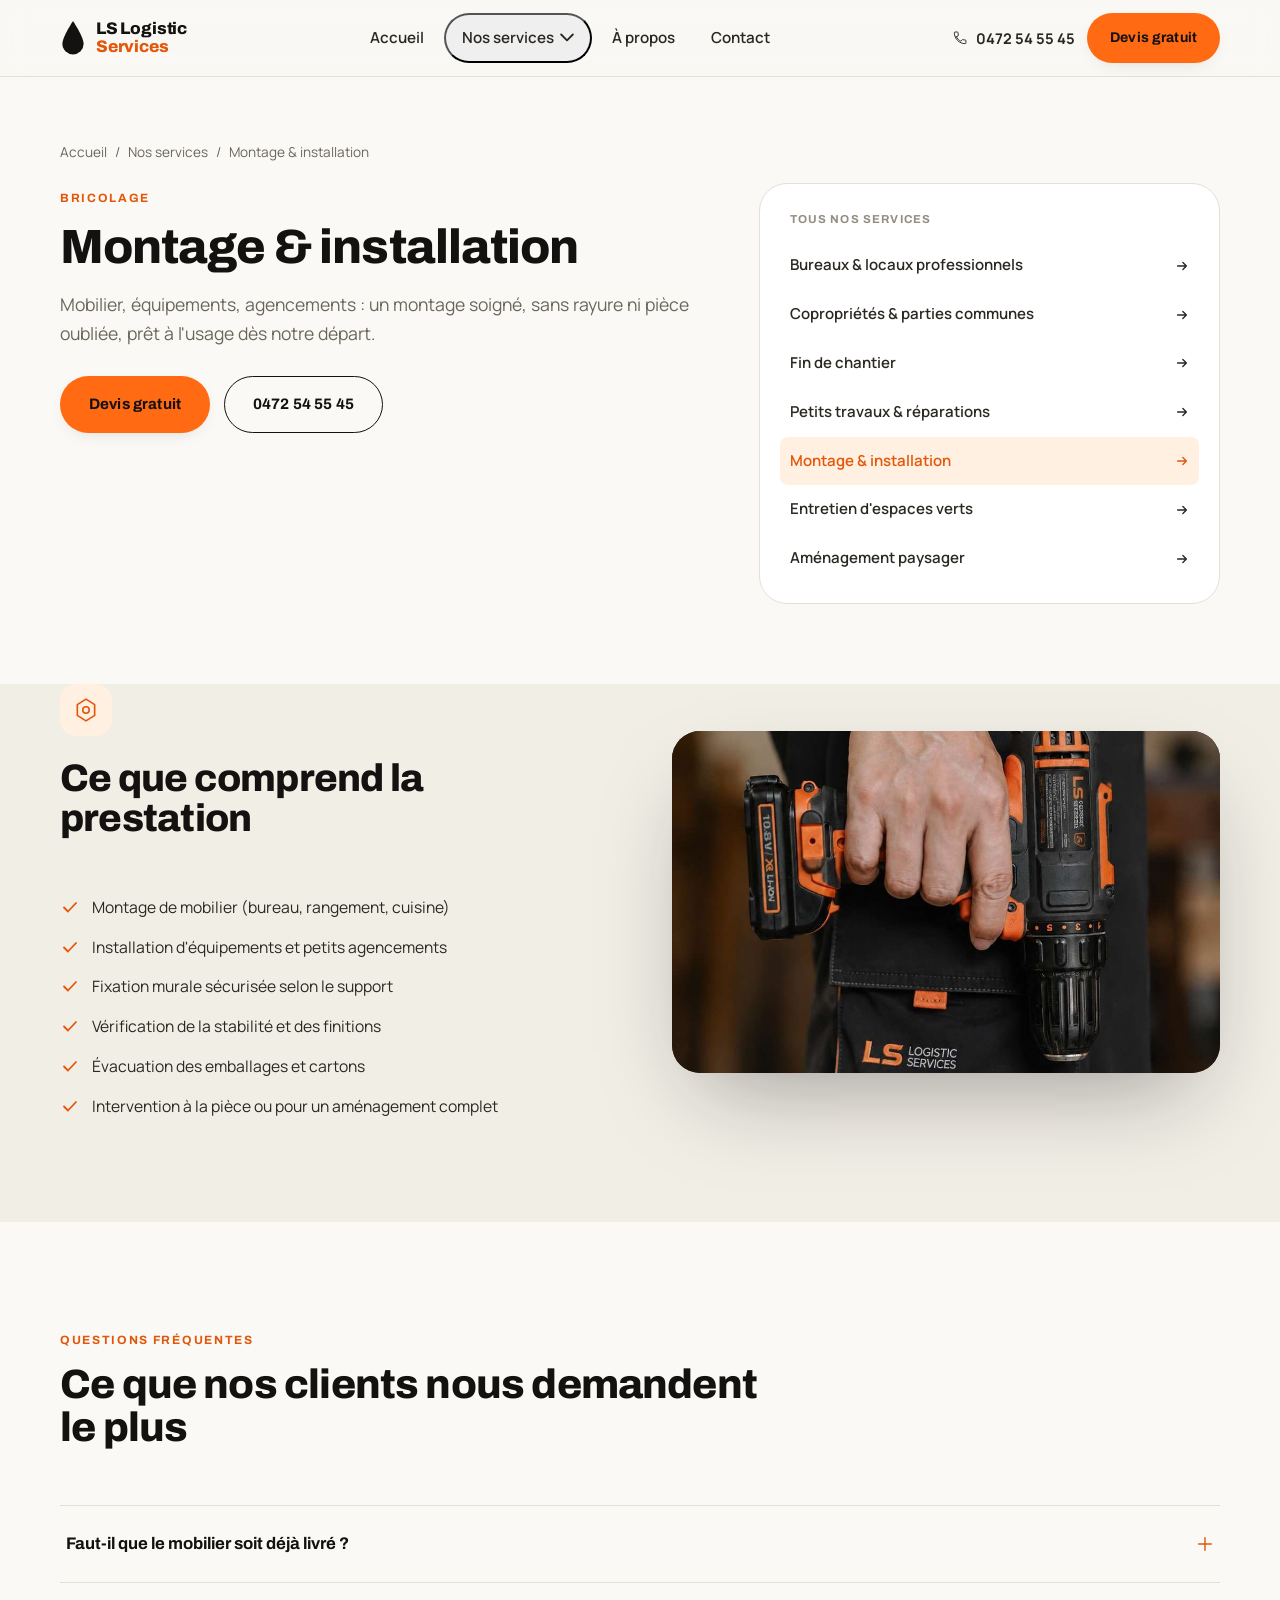
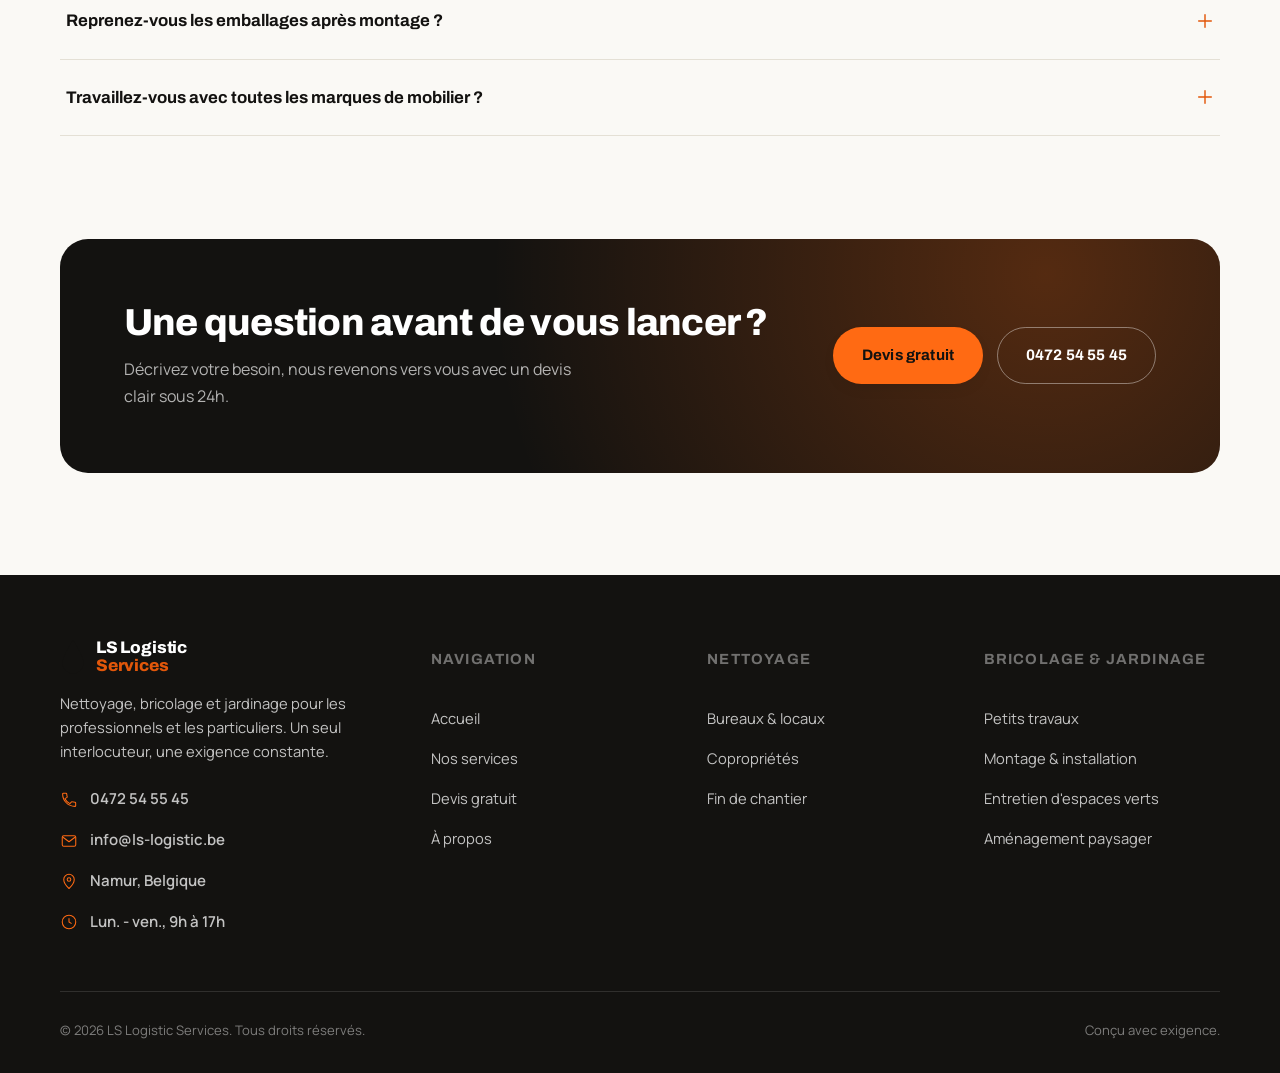
<file: service-bricolage-montage.html>
<!DOCTYPE html>
<html lang="fr">
<head>
<meta charset="UTF-8" />
<meta name="viewport" content="width=device-width, initial-scale=1.0" />
<title>Montage &amp; installation | LS Logistic Services</title>
<meta name="description" content="Mobilier, équipements, agencements : un montage soigné, sans rayure ni pièce oubliée, prêt à l'usage dès notre départ." />
<link rel="preconnect" href="https://fonts.googleapis.com" />
<link rel="preconnect" href="https://fonts.gstatic.com" crossorigin />
<link href="https://fonts.googleapis.com/css2?family=Archivo:wght@600;700;800&amp;family=Manrope:wght@400;500;600;700&amp;display=swap" rel="stylesheet" />
<link rel="stylesheet" href="assets/css/style.css" />
</head>
<body>

<header class="site-header">
  <div class="container nav">
    <a href="index.html" class="brand">
      <svg viewBox="0 0 24 32" fill="currentColor" aria-hidden="true"><path d="M12 0C12 0 2 15 2 21.5A10 10 0 0 0 22 21.5C22 15 12 0 12 0Z"/></svg>
      <span class="brand-name"><span>LS Logistic</span><span>Services</span></span>
    </a>

    <nav class="nav-links" aria-label="Navigation principale">
      <a href="index.html" class="nav-link">Accueil</a>
      <div class="has-mega">
        <button class="nav-link" data-mega-trigger type="button" aria-expanded="false" aria-haspopup="true">
          Nos services
          <svg viewBox="0 0 12 8" fill="none" aria-hidden="true"><path d="M1 1L6 6L11 1" stroke="currentColor" stroke-width="1.6" stroke-linecap="round" stroke-linejoin="round"/></svg>
        </button>
        <div class="mega" data-mega>
          <div class="mega-grid">
            <div>
              <div class="mega-col-title">Nettoyage</div>
              <a class="mega-link" href="service-nettoyage-bureaux.html">Bureaux &amp; locaux professionnels</a>
              <a class="mega-link" href="service-nettoyage-copropriete.html">Copropriétés &amp; parties communes</a>
              <a class="mega-link" href="service-nettoyage-fin-chantier.html">Fin de chantier</a>
            </div>
            <div>
              <div class="mega-col-title">Bricolage</div>
              <a class="mega-link" href="service-bricolage-petits-travaux.html">Petits travaux &amp; réparations</a>
              <a class="mega-link" href="service-bricolage-montage.html">Montage &amp; installation</a>
            </div>
            <div>
              <div class="mega-col-title">Jardinage</div>
              <a class="mega-link" href="service-jardinage-entretien.html">Entretien d'espaces verts</a>
              <a class="mega-link" href="service-jardinage-amenagement.html">Aménagement paysager</a>
            </div>
          </div>
          <div class="mega-foot">
            <span class="field-help">7 services, une seule équipe de confiance.</span>
            <a href="services.html">Voir tous nos services →</a>
          </div>
        </div>
      </div>
      <a href="index.html#a-propos" class="nav-link">À propos</a>
      <a href="index.html#contact" class="nav-link">Contact</a>
    </nav>

    <div class="nav-actions">
      <a href="tel:+32472545545" class="nav-phone">
        <svg width="16" height="16" viewBox="0 0 24 24" fill="none" aria-hidden="true"><path d="M6.6 10.2c1.4 2.8 3.8 5.2 6.6 6.6l2.2-2.2c.3-.3.7-.4 1-.2 1.1.4 2.3.6 3.5.6.6 0 1 .4 1 1V19.5c0 .6-.4 1-1 1C10.9 20.5 3.5 13.1 3.5 4c0-.6.4-1 1-1H8c.6 0 1 .4 1 1 0 1.2.2 2.4.6 3.5.1.3 0 .7-.2 1L6.6 10.2Z" stroke="currentColor" stroke-width="1.4" stroke-linejoin="round" stroke-linecap="round"/></svg>
        0472 54 55 45
      </a>
      <a href="devis.html?service=bricolage-montage" class="btn btn-primary nav-cta">Devis gratuit</a>
      <button class="nav-toggle" data-nav-toggle type="button" aria-label="Ouvrir le menu" aria-expanded="false">
        <svg viewBox="0 0 20 20" fill="none" aria-hidden="true"><path d="M3 5H17M3 10H17M3 15H17" stroke="currentColor" stroke-width="1.6" stroke-linecap="round"/></svg>
      </button>
    </div>
  </div>

  <div class="mobile-panel" data-mobile-panel>
    <a href="index.html" class="mobile-link">Accueil</a>
    <button class="mobile-link" data-mobile-sub-toggle type="button" aria-expanded="false" style="width:100%;border:none;background:none;text-align:left;">
      Nos services
      <svg width="16" height="16" viewBox="0 0 12 8" fill="none" aria-hidden="true"><path d="M1 1L6 6L11 1" stroke="currentColor" stroke-width="1.6" stroke-linecap="round" stroke-linejoin="round"/></svg>
    </button>
    <div class="mobile-sub" data-mobile-sub>
      <a href="service-nettoyage-bureaux.html">Nettoyage : Bureaux &amp; locaux</a>
      <a href="service-nettoyage-copropriete.html">Nettoyage : Copropriétés</a>
      <a href="service-nettoyage-fin-chantier.html">Nettoyage : Fin de chantier</a>
      <a href="service-bricolage-petits-travaux.html">Bricolage : Petits travaux</a>
      <a href="service-bricolage-montage.html">Bricolage : Montage &amp; installation</a>
      <a href="service-jardinage-entretien.html">Jardinage : Entretien</a>
      <a href="service-jardinage-amenagement.html">Jardinage : Aménagement</a>
      <a href="services.html">Voir tous nos services</a>
    </div>
    <a href="index.html#a-propos" class="mobile-link">À propos</a>
    <a href="index.html#contact" class="mobile-link">Contact</a>
    <a href="devis.html?service=bricolage-montage" class="btn btn-primary btn-block mobile-cta">Devis gratuit</a>
  </div>
</header>

<main>

  <section class="page-hero">
    <div class="container">
      <div class="crumb">
        <a href="index.html">Accueil</a>
        <span>/</span>
        <a href="services.html">Nos services</a>
        <span>/</span>
        <span>Montage &amp; installation</span>
      </div>
      <div class="page-hero-top">
        <div data-reveal>
          <span class="eyebrow">Bricolage</span>
          <h1 style="margin-top:12px;">Montage &amp; installation</h1>
          <p class="lede" style="margin-top:18px;">Mobilier, équipements, agencements : un montage soigné, sans rayure ni pièce oubliée, prêt à l'usage dès notre départ.</p>
          <div class="hero-actions" style="margin-top:28px;">
            <a href="devis.html?service=bricolage-montage" class="btn btn-primary">Devis gratuit</a>
            <a href="tel:+32472545545" class="btn btn-outline">0472 54 55 45</a>
          </div>
        </div>
        <div data-reveal data-reveal-delay="120">
<div class="service-nav">
          <div class="service-nav-title">Tous nos services</div>
      <a href="service-nettoyage-bureaux.html">Bureaux &amp; locaux professionnels<svg viewBox="0 0 16 16" fill="none" aria-hidden="true"><path d="M3 8H13M13 8L9 4M13 8L9 12" stroke="currentColor" stroke-width="1.6" stroke-linecap="round" stroke-linejoin="round"/></svg></a>
      <a href="service-nettoyage-copropriete.html">Copropriétés &amp; parties communes<svg viewBox="0 0 16 16" fill="none" aria-hidden="true"><path d="M3 8H13M13 8L9 4M13 8L9 12" stroke="currentColor" stroke-width="1.6" stroke-linecap="round" stroke-linejoin="round"/></svg></a>
      <a href="service-nettoyage-fin-chantier.html">Fin de chantier<svg viewBox="0 0 16 16" fill="none" aria-hidden="true"><path d="M3 8H13M13 8L9 4M13 8L9 12" stroke="currentColor" stroke-width="1.6" stroke-linecap="round" stroke-linejoin="round"/></svg></a>
      <a href="service-bricolage-petits-travaux.html">Petits travaux &amp; réparations<svg viewBox="0 0 16 16" fill="none" aria-hidden="true"><path d="M3 8H13M13 8L9 4M13 8L9 12" stroke="currentColor" stroke-width="1.6" stroke-linecap="round" stroke-linejoin="round"/></svg></a>
      <a href="service-bricolage-montage.html" aria-current="page">Montage &amp; installation<svg viewBox="0 0 16 16" fill="none" aria-hidden="true"><path d="M3 8H13M13 8L9 4M13 8L9 12" stroke="currentColor" stroke-width="1.6" stroke-linecap="round" stroke-linejoin="round"/></svg></a>
      <a href="service-jardinage-entretien.html">Entretien d'espaces verts<svg viewBox="0 0 16 16" fill="none" aria-hidden="true"><path d="M3 8H13M13 8L9 4M13 8L9 12" stroke="currentColor" stroke-width="1.6" stroke-linecap="round" stroke-linejoin="round"/></svg></a>
      <a href="service-jardinage-amenagement.html">Aménagement paysager<svg viewBox="0 0 16 16" fill="none" aria-hidden="true"><path d="M3 8H13M13 8L9 4M13 8L9 12" stroke="currentColor" stroke-width="1.6" stroke-linecap="round" stroke-linejoin="round"/></svg></a>
        </div>
        </div>
      </div>
    </div>
  </section>

  <section class="section section--alt" style="padding-top:0;">
    <div class="container split">
      <div data-reveal>
        <div class="tile-icon" style="color:#e2570a;"><svg viewBox="0 0 24 24" fill="none" aria-hidden="true"><path d="M12 2L20 7V17L12 22L4 17V7Z" stroke="currentColor" stroke-width="1.5" stroke-linejoin="round"/><circle cx="12" cy="12" r="3" stroke="currentColor" stroke-width="1.5"/></svg></div>
        <h2 style="margin-top:22px;font-size:clamp(1.9rem, 3.2vw, 2.4rem);">Ce que comprend la prestation</h2>
        <div class="check-list mt-lg">
          <div class="check-item">
            <svg viewBox="0 0 20 20" fill="none" aria-hidden="true"><path d="M4 10.5L8 14.5L16 6" stroke="currentColor" stroke-width="1.8" stroke-linecap="round" stroke-linejoin="round"/></svg>
            <span>Montage de mobilier (bureau, rangement, cuisine)</span>
          </div>
          <div class="check-item">
            <svg viewBox="0 0 20 20" fill="none" aria-hidden="true"><path d="M4 10.5L8 14.5L16 6" stroke="currentColor" stroke-width="1.8" stroke-linecap="round" stroke-linejoin="round"/></svg>
            <span>Installation d'équipements et petits agencements</span>
          </div>
          <div class="check-item">
            <svg viewBox="0 0 20 20" fill="none" aria-hidden="true"><path d="M4 10.5L8 14.5L16 6" stroke="currentColor" stroke-width="1.8" stroke-linecap="round" stroke-linejoin="round"/></svg>
            <span>Fixation murale sécurisée selon le support</span>
          </div>
          <div class="check-item">
            <svg viewBox="0 0 20 20" fill="none" aria-hidden="true"><path d="M4 10.5L8 14.5L16 6" stroke="currentColor" stroke-width="1.8" stroke-linecap="round" stroke-linejoin="round"/></svg>
            <span>Vérification de la stabilité et des finitions</span>
          </div>
          <div class="check-item">
            <svg viewBox="0 0 20 20" fill="none" aria-hidden="true"><path d="M4 10.5L8 14.5L16 6" stroke="currentColor" stroke-width="1.8" stroke-linecap="round" stroke-linejoin="round"/></svg>
            <span>Évacuation des emballages et cartons</span>
          </div>
          <div class="check-item">
            <svg viewBox="0 0 20 20" fill="none" aria-hidden="true"><path d="M4 10.5L8 14.5L16 6" stroke="currentColor" stroke-width="1.8" stroke-linecap="round" stroke-linejoin="round"/></svg>
            <span>Intervention à la pièce ou pour un aménagement complet</span>
          </div>
        </div>
      </div>
      <div data-reveal data-reveal-delay="120">
        <div class="media-frame ratio-wide">
          <img src="assets/img/team-bricolage-montage.jpg" alt="Technicien LS Logistic Services tenant une visseuse-perceuse" loading="lazy" decoding="async" style="position:absolute;inset:0;width:100%;height:100%;object-fit:cover;" />
        </div>
      </div>
    </div>
  </section>

  <section class="section">
    <div class="container">
      <div class="section-head" data-reveal>
        <span class="eyebrow">Questions fréquentes</span>
        <h2>Ce que nos clients nous demandent le plus</h2>
      </div>
      <div class="faq">
        <div class="faq-item">
          <button class="faq-q" type="button" aria-expanded="false">
            Faut-il que le mobilier soit déjà livré ?
            <svg viewBox="0 0 20 20" fill="none" aria-hidden="true"><path d="M10 3V17M3 10H17" stroke="currentColor" stroke-width="1.6" stroke-linecap="round"/></svg>
          </button>
          <div class="faq-a">
            <p>Oui, prévoyez la livraison avant notre passage. Nous pouvons vous orienter sur le meilleur créneau à réserver.</p>
          </div>
        </div>
        <div class="faq-item">
          <button class="faq-q" type="button" aria-expanded="false">
            Reprenez-vous les emballages après montage ?
            <svg viewBox="0 0 20 20" fill="none" aria-hidden="true"><path d="M10 3V17M3 10H17" stroke="currentColor" stroke-width="1.6" stroke-linecap="round"/></svg>
          </button>
          <div class="faq-a">
            <p>Oui, l'évacuation des cartons et emballages fait partie de la prestation, sauf indication contraire.</p>
          </div>
        </div>
        <div class="faq-item">
          <button class="faq-q" type="button" aria-expanded="false">
            Travaillez-vous avec toutes les marques de mobilier ?
            <svg viewBox="0 0 20 20" fill="none" aria-hidden="true"><path d="M10 3V17M3 10H17" stroke="currentColor" stroke-width="1.6" stroke-linecap="round"/></svg>
          </button>
          <div class="faq-a">
            <p>Oui, notre équipe s'adapte aux notices de montage de toutes les enseignes, y compris les configurations sur mesure.</p>
          </div>
        </div>
      </div>
    </div>
  </section>

  <section class="section" style="padding-top:0;">
    <div class="container">
      <div class="cta-band" data-reveal>
        <div>
          <h2>Une question avant de vous lancer ?</h2>
          <p>Décrivez votre besoin, nous revenons vers vous avec un devis clair sous 24h.</p>
        </div>
        <div class="cta-band-actions">
          <a href="devis.html?service=bricolage-montage" class="btn btn-primary">Devis gratuit</a>
          <a href="tel:+32472545545" class="btn btn-outline-light">0472 54 55 45</a>
        </div>
      </div>
    </div>
  </section>

</main>

<footer class="site-footer" id="contact">
  <div class="container">
    <div class="footer-grid">
      <div class="footer-brand">
        <a href="index.html" class="brand">
          <svg viewBox="0 0 24 32" fill="currentColor" aria-hidden="true"><path d="M12 0C12 0 2 15 2 21.5A10 10 0 0 0 22 21.5C22 15 12 0 12 0Z"/></svg>
          <span class="brand-name"><span>LS Logistic</span><span>Services</span></span>
        </a>
        <p>Nettoyage, bricolage et jardinage pour les professionnels et les particuliers. Un seul interlocuteur, une exigence constante.</p>
        <div class="side-contact" style="margin-top:24px;">
          <a href="tel:+32472545545">
            <svg viewBox="0 0 24 24" fill="none" aria-hidden="true"><path d="M6.6 10.2c1.4 2.8 3.8 5.2 6.6 6.6l2.2-2.2c.3-.3.7-.4 1-.2 1.1.4 2.3.6 3.5.6.6 0 1 .4 1 1V19.5c0 .6-.4 1-1 1C10.9 20.5 3.5 13.1 3.5 4c0-.6.4-1 1-1H8c.6 0 1 .4 1 1 0 1.2.2 2.4.6 3.5.1.3 0 .7-.2 1L6.6 10.2Z" stroke="currentColor" stroke-width="1.4" stroke-linejoin="round" stroke-linecap="round"/></svg>
            0472 54 55 45
          </a>
          <a href="mailto:info@ls-logistic.be">
            <svg viewBox="0 0 24 24" fill="none" aria-hidden="true"><rect x="3" y="5" width="18" height="14" rx="2" stroke="currentColor" stroke-width="1.4"/><path d="M4 7L12 13L20 7" stroke="currentColor" stroke-width="1.4" stroke-linecap="round" stroke-linejoin="round"/></svg>
            info@ls-logistic.be
          </a>
          <div>
            <svg viewBox="0 0 24 24" fill="none" aria-hidden="true"><path d="M12 22C12 22 19 15.4 19 10A7 7 0 0 0 5 10C5 15.4 12 22 12 22Z" stroke="currentColor" stroke-width="1.4" stroke-linejoin="round"/><circle cx="12" cy="10" r="2.4" stroke="currentColor" stroke-width="1.4"/></svg>
            Namur, Belgique
          </div>
          <div>
            <svg viewBox="0 0 24 24" fill="none" aria-hidden="true"><circle cx="12" cy="12" r="9" stroke="currentColor" stroke-width="1.4"/><path d="M12 7.5V12L15 13.8" stroke="currentColor" stroke-width="1.4" stroke-linecap="round" stroke-linejoin="round"/></svg>
            Lun. - ven., 9h à 17h
          </div>
        </div>
      </div>
      <div class="footer-col">
        <div class="footer-col-title">Navigation</div>
        <a href="index.html">Accueil</a>
        <a href="services.html">Nos services</a>
        <a href="devis.html">Devis gratuit</a>
        <a href="index.html#a-propos">À propos</a>
      </div>
      <div class="footer-col">
        <div class="footer-col-title">Nettoyage</div>
        <a href="service-nettoyage-bureaux.html">Bureaux &amp; locaux</a>
        <a href="service-nettoyage-copropriete.html">Copropriétés</a>
        <a href="service-nettoyage-fin-chantier.html">Fin de chantier</a>
      </div>
      <div class="footer-col">
        <div class="footer-col-title">Bricolage &amp; jardinage</div>
        <a href="service-bricolage-petits-travaux.html">Petits travaux</a>
        <a href="service-bricolage-montage.html">Montage &amp; installation</a>
        <a href="service-jardinage-entretien.html">Entretien d'espaces verts</a>
        <a href="service-jardinage-amenagement.html">Aménagement paysager</a>
      </div>
    </div>
    <div class="footer-bottom">
      <span>© 2026 LS Logistic Services. Tous droits réservés.</span>
      <span>Conçu avec exigence.</span>
    </div>
  </div>
</footer>

<script src="assets/js/main.js"></script>
</body>
</html>
</file>
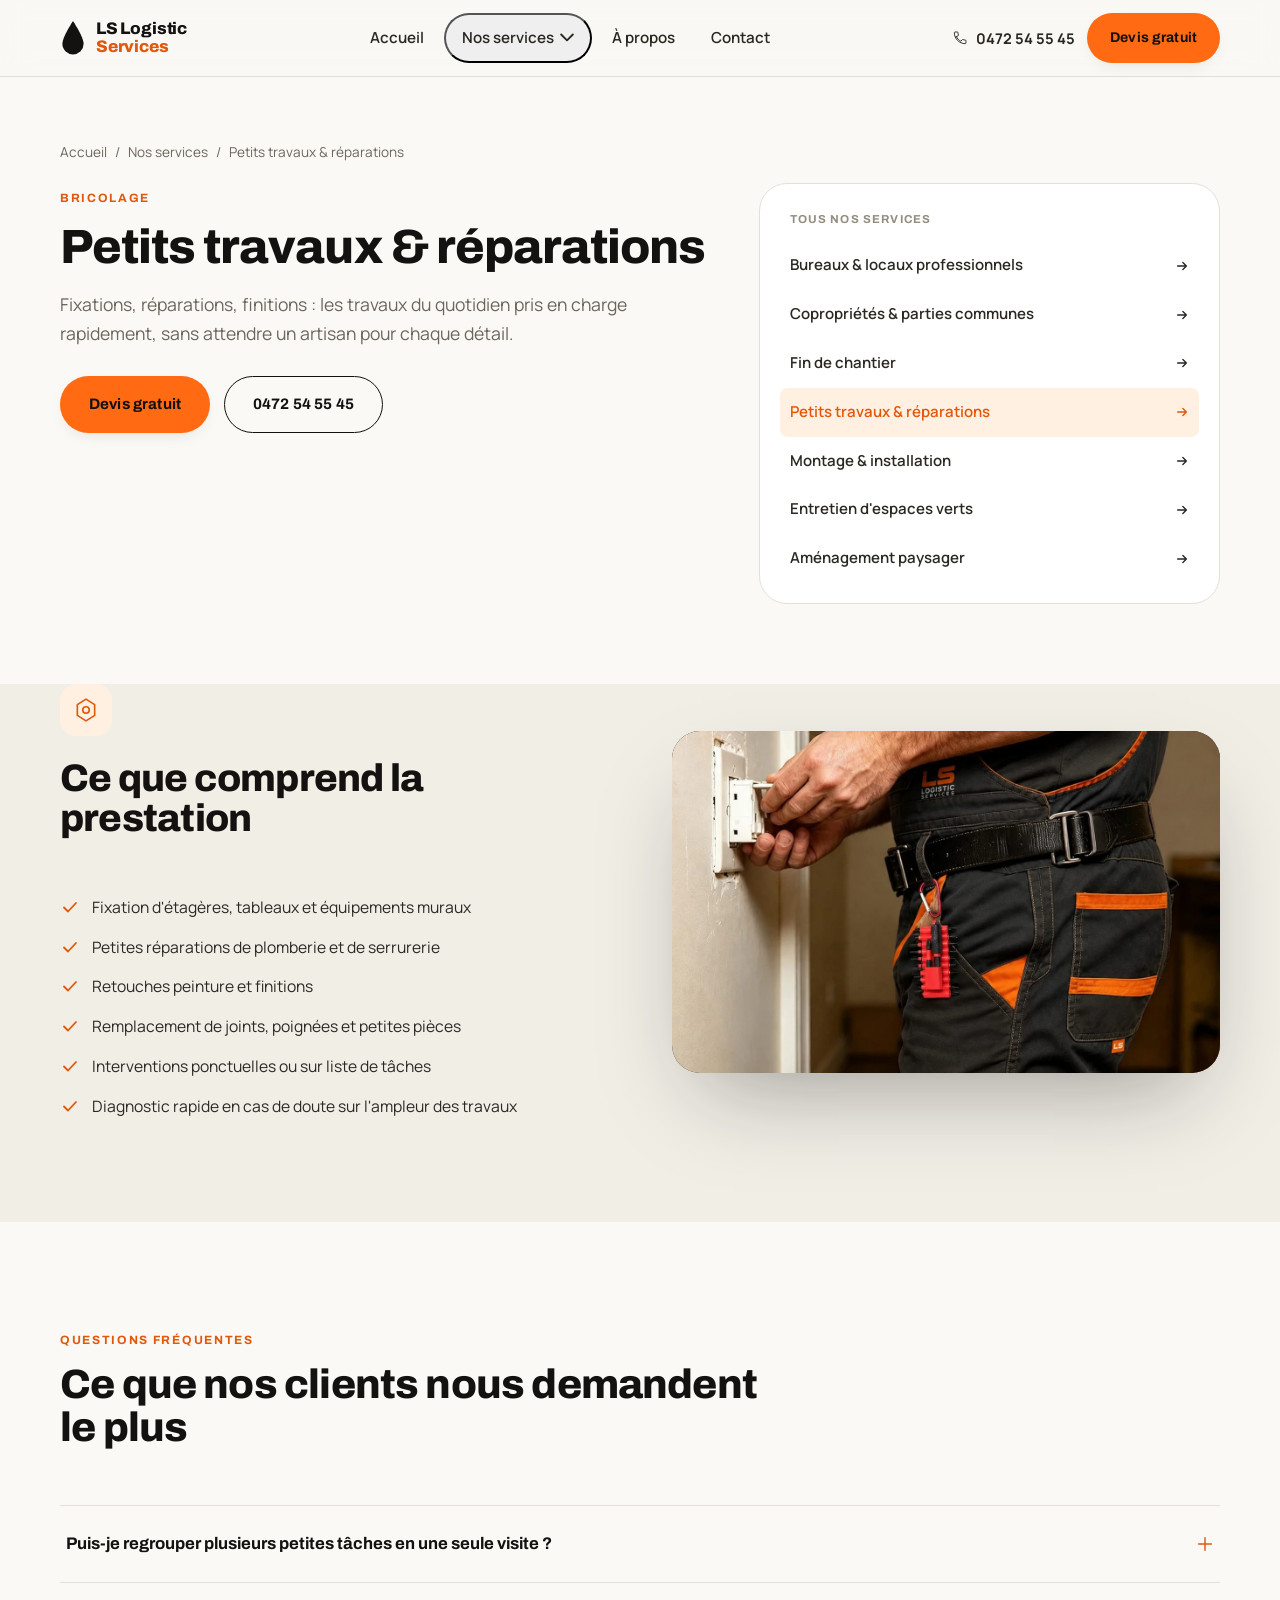
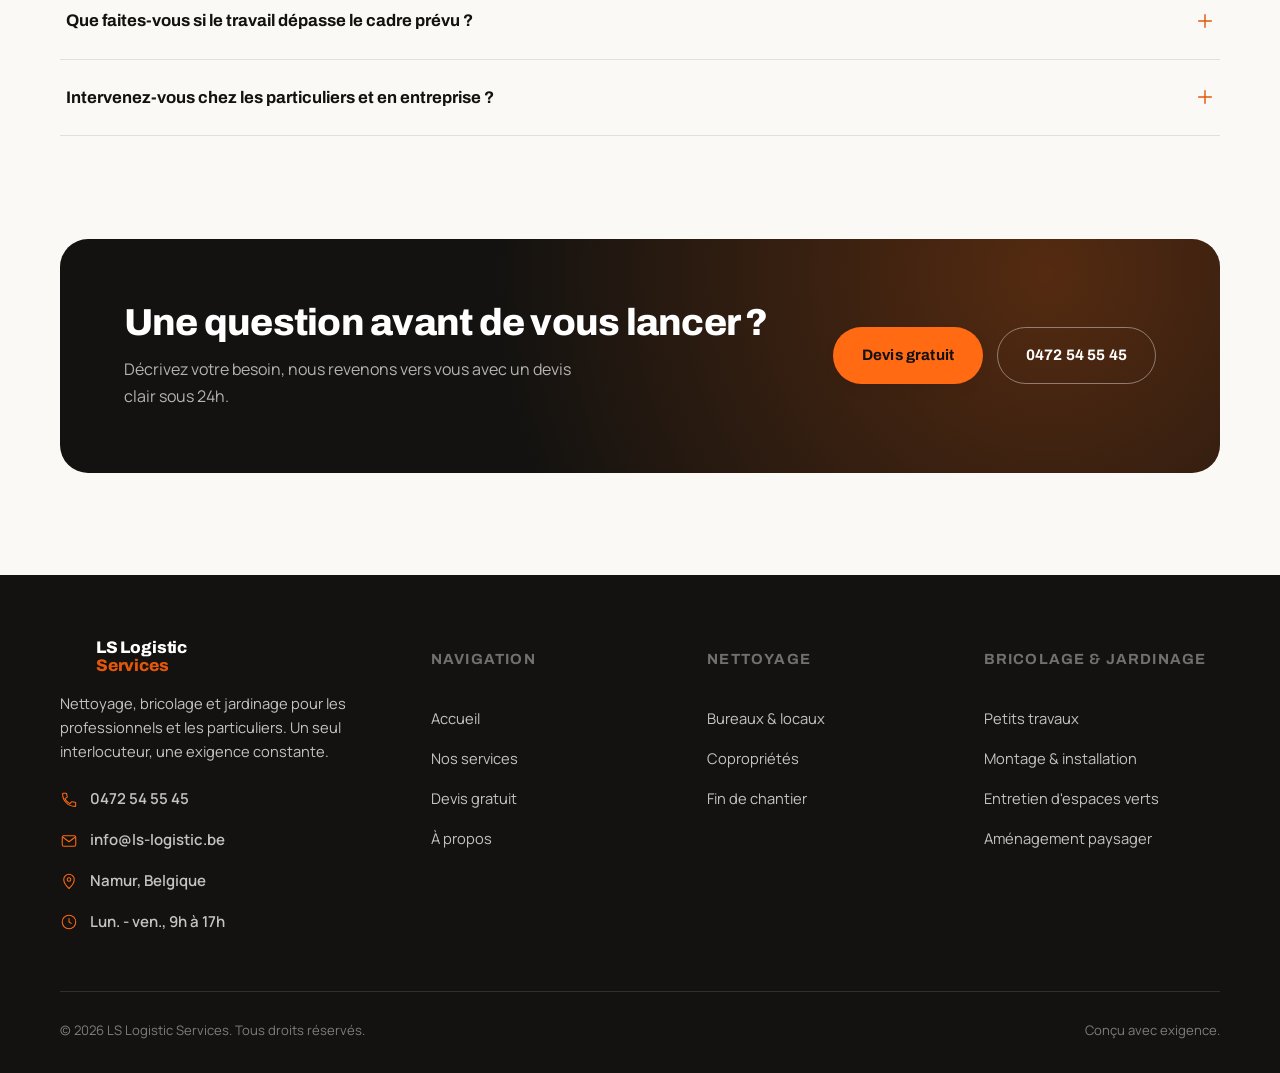
<file: service-bricolage-petits-travaux.html>
<!DOCTYPE html>
<html lang="fr">
<head>
<meta charset="UTF-8" />
<meta name="viewport" content="width=device-width, initial-scale=1.0" />
<title>Petits travaux &amp; réparations | LS Logistic Services</title>
<meta name="description" content="Fixations, réparations, finitions : les travaux du quotidien pris en charge rapidement, sans attendre un artisan pour chaque détail." />
<link rel="preconnect" href="https://fonts.googleapis.com" />
<link rel="preconnect" href="https://fonts.gstatic.com" crossorigin />
<link href="https://fonts.googleapis.com/css2?family=Archivo:wght@600;700;800&amp;family=Manrope:wght@400;500;600;700&amp;display=swap" rel="stylesheet" />
<link rel="stylesheet" href="assets/css/style.css" />
</head>
<body>

<header class="site-header">
  <div class="container nav">
    <a href="index.html" class="brand">
      <svg viewBox="0 0 24 32" fill="currentColor" aria-hidden="true"><path d="M12 0C12 0 2 15 2 21.5A10 10 0 0 0 22 21.5C22 15 12 0 12 0Z"/></svg>
      <span class="brand-name"><span>LS Logistic</span><span>Services</span></span>
    </a>

    <nav class="nav-links" aria-label="Navigation principale">
      <a href="index.html" class="nav-link">Accueil</a>
      <div class="has-mega">
        <button class="nav-link" data-mega-trigger type="button" aria-expanded="false" aria-haspopup="true">
          Nos services
          <svg viewBox="0 0 12 8" fill="none" aria-hidden="true"><path d="M1 1L6 6L11 1" stroke="currentColor" stroke-width="1.6" stroke-linecap="round" stroke-linejoin="round"/></svg>
        </button>
        <div class="mega" data-mega>
          <div class="mega-grid">
            <div>
              <div class="mega-col-title">Nettoyage</div>
              <a class="mega-link" href="service-nettoyage-bureaux.html">Bureaux &amp; locaux professionnels</a>
              <a class="mega-link" href="service-nettoyage-copropriete.html">Copropriétés &amp; parties communes</a>
              <a class="mega-link" href="service-nettoyage-fin-chantier.html">Fin de chantier</a>
            </div>
            <div>
              <div class="mega-col-title">Bricolage</div>
              <a class="mega-link" href="service-bricolage-petits-travaux.html">Petits travaux &amp; réparations</a>
              <a class="mega-link" href="service-bricolage-montage.html">Montage &amp; installation</a>
            </div>
            <div>
              <div class="mega-col-title">Jardinage</div>
              <a class="mega-link" href="service-jardinage-entretien.html">Entretien d'espaces verts</a>
              <a class="mega-link" href="service-jardinage-amenagement.html">Aménagement paysager</a>
            </div>
          </div>
          <div class="mega-foot">
            <span class="field-help">7 services, une seule équipe de confiance.</span>
            <a href="services.html">Voir tous nos services →</a>
          </div>
        </div>
      </div>
      <a href="index.html#a-propos" class="nav-link">À propos</a>
      <a href="index.html#contact" class="nav-link">Contact</a>
    </nav>

    <div class="nav-actions">
      <a href="tel:+32472545545" class="nav-phone">
        <svg width="16" height="16" viewBox="0 0 24 24" fill="none" aria-hidden="true"><path d="M6.6 10.2c1.4 2.8 3.8 5.2 6.6 6.6l2.2-2.2c.3-.3.7-.4 1-.2 1.1.4 2.3.6 3.5.6.6 0 1 .4 1 1V19.5c0 .6-.4 1-1 1C10.9 20.5 3.5 13.1 3.5 4c0-.6.4-1 1-1H8c.6 0 1 .4 1 1 0 1.2.2 2.4.6 3.5.1.3 0 .7-.2 1L6.6 10.2Z" stroke="currentColor" stroke-width="1.4" stroke-linejoin="round" stroke-linecap="round"/></svg>
        0472 54 55 45
      </a>
      <a href="devis.html?service=bricolage-petits-travaux" class="btn btn-primary nav-cta">Devis gratuit</a>
      <button class="nav-toggle" data-nav-toggle type="button" aria-label="Ouvrir le menu" aria-expanded="false">
        <svg viewBox="0 0 20 20" fill="none" aria-hidden="true"><path d="M3 5H17M3 10H17M3 15H17" stroke="currentColor" stroke-width="1.6" stroke-linecap="round"/></svg>
      </button>
    </div>
  </div>

  <div class="mobile-panel" data-mobile-panel>
    <a href="index.html" class="mobile-link">Accueil</a>
    <button class="mobile-link" data-mobile-sub-toggle type="button" aria-expanded="false" style="width:100%;border:none;background:none;text-align:left;">
      Nos services
      <svg width="16" height="16" viewBox="0 0 12 8" fill="none" aria-hidden="true"><path d="M1 1L6 6L11 1" stroke="currentColor" stroke-width="1.6" stroke-linecap="round" stroke-linejoin="round"/></svg>
    </button>
    <div class="mobile-sub" data-mobile-sub>
      <a href="service-nettoyage-bureaux.html">Nettoyage : Bureaux &amp; locaux</a>
      <a href="service-nettoyage-copropriete.html">Nettoyage : Copropriétés</a>
      <a href="service-nettoyage-fin-chantier.html">Nettoyage : Fin de chantier</a>
      <a href="service-bricolage-petits-travaux.html">Bricolage : Petits travaux</a>
      <a href="service-bricolage-montage.html">Bricolage : Montage &amp; installation</a>
      <a href="service-jardinage-entretien.html">Jardinage : Entretien</a>
      <a href="service-jardinage-amenagement.html">Jardinage : Aménagement</a>
      <a href="services.html">Voir tous nos services</a>
    </div>
    <a href="index.html#a-propos" class="mobile-link">À propos</a>
    <a href="index.html#contact" class="mobile-link">Contact</a>
    <a href="devis.html?service=bricolage-petits-travaux" class="btn btn-primary btn-block mobile-cta">Devis gratuit</a>
  </div>
</header>

<main>

  <section class="page-hero">
    <div class="container">
      <div class="crumb">
        <a href="index.html">Accueil</a>
        <span>/</span>
        <a href="services.html">Nos services</a>
        <span>/</span>
        <span>Petits travaux &amp; réparations</span>
      </div>
      <div class="page-hero-top">
        <div data-reveal>
          <span class="eyebrow">Bricolage</span>
          <h1 style="margin-top:12px;">Petits travaux &amp; réparations</h1>
          <p class="lede" style="margin-top:18px;">Fixations, réparations, finitions : les travaux du quotidien pris en charge rapidement, sans attendre un artisan pour chaque détail.</p>
          <div class="hero-actions" style="margin-top:28px;">
            <a href="devis.html?service=bricolage-petits-travaux" class="btn btn-primary">Devis gratuit</a>
            <a href="tel:+32472545545" class="btn btn-outline">0472 54 55 45</a>
          </div>
        </div>
        <div data-reveal data-reveal-delay="120">
<div class="service-nav">
          <div class="service-nav-title">Tous nos services</div>
      <a href="service-nettoyage-bureaux.html">Bureaux &amp; locaux professionnels<svg viewBox="0 0 16 16" fill="none" aria-hidden="true"><path d="M3 8H13M13 8L9 4M13 8L9 12" stroke="currentColor" stroke-width="1.6" stroke-linecap="round" stroke-linejoin="round"/></svg></a>
      <a href="service-nettoyage-copropriete.html">Copropriétés &amp; parties communes<svg viewBox="0 0 16 16" fill="none" aria-hidden="true"><path d="M3 8H13M13 8L9 4M13 8L9 12" stroke="currentColor" stroke-width="1.6" stroke-linecap="round" stroke-linejoin="round"/></svg></a>
      <a href="service-nettoyage-fin-chantier.html">Fin de chantier<svg viewBox="0 0 16 16" fill="none" aria-hidden="true"><path d="M3 8H13M13 8L9 4M13 8L9 12" stroke="currentColor" stroke-width="1.6" stroke-linecap="round" stroke-linejoin="round"/></svg></a>
      <a href="service-bricolage-petits-travaux.html" aria-current="page">Petits travaux &amp; réparations<svg viewBox="0 0 16 16" fill="none" aria-hidden="true"><path d="M3 8H13M13 8L9 4M13 8L9 12" stroke="currentColor" stroke-width="1.6" stroke-linecap="round" stroke-linejoin="round"/></svg></a>
      <a href="service-bricolage-montage.html">Montage &amp; installation<svg viewBox="0 0 16 16" fill="none" aria-hidden="true"><path d="M3 8H13M13 8L9 4M13 8L9 12" stroke="currentColor" stroke-width="1.6" stroke-linecap="round" stroke-linejoin="round"/></svg></a>
      <a href="service-jardinage-entretien.html">Entretien d'espaces verts<svg viewBox="0 0 16 16" fill="none" aria-hidden="true"><path d="M3 8H13M13 8L9 4M13 8L9 12" stroke="currentColor" stroke-width="1.6" stroke-linecap="round" stroke-linejoin="round"/></svg></a>
      <a href="service-jardinage-amenagement.html">Aménagement paysager<svg viewBox="0 0 16 16" fill="none" aria-hidden="true"><path d="M3 8H13M13 8L9 4M13 8L9 12" stroke="currentColor" stroke-width="1.6" stroke-linecap="round" stroke-linejoin="round"/></svg></a>
        </div>
        </div>
      </div>
    </div>
  </section>

  <section class="section section--alt" style="padding-top:0;">
    <div class="container split">
      <div data-reveal>
        <div class="tile-icon" style="color:#e2570a;"><svg viewBox="0 0 24 24" fill="none" aria-hidden="true"><path d="M12 2L20 7V17L12 22L4 17V7Z" stroke="currentColor" stroke-width="1.5" stroke-linejoin="round"/><circle cx="12" cy="12" r="3" stroke="currentColor" stroke-width="1.5"/></svg></div>
        <h2 style="margin-top:22px;font-size:clamp(1.9rem, 3.2vw, 2.4rem);">Ce que comprend la prestation</h2>
        <div class="check-list mt-lg">
          <div class="check-item">
            <svg viewBox="0 0 20 20" fill="none" aria-hidden="true"><path d="M4 10.5L8 14.5L16 6" stroke="currentColor" stroke-width="1.8" stroke-linecap="round" stroke-linejoin="round"/></svg>
            <span>Fixation d'étagères, tableaux et équipements muraux</span>
          </div>
          <div class="check-item">
            <svg viewBox="0 0 20 20" fill="none" aria-hidden="true"><path d="M4 10.5L8 14.5L16 6" stroke="currentColor" stroke-width="1.8" stroke-linecap="round" stroke-linejoin="round"/></svg>
            <span>Petites réparations de plomberie et de serrurerie</span>
          </div>
          <div class="check-item">
            <svg viewBox="0 0 20 20" fill="none" aria-hidden="true"><path d="M4 10.5L8 14.5L16 6" stroke="currentColor" stroke-width="1.8" stroke-linecap="round" stroke-linejoin="round"/></svg>
            <span>Retouches peinture et finitions</span>
          </div>
          <div class="check-item">
            <svg viewBox="0 0 20 20" fill="none" aria-hidden="true"><path d="M4 10.5L8 14.5L16 6" stroke="currentColor" stroke-width="1.8" stroke-linecap="round" stroke-linejoin="round"/></svg>
            <span>Remplacement de joints, poignées et petites pièces</span>
          </div>
          <div class="check-item">
            <svg viewBox="0 0 20 20" fill="none" aria-hidden="true"><path d="M4 10.5L8 14.5L16 6" stroke="currentColor" stroke-width="1.8" stroke-linecap="round" stroke-linejoin="round"/></svg>
            <span>Interventions ponctuelles ou sur liste de tâches</span>
          </div>
          <div class="check-item">
            <svg viewBox="0 0 20 20" fill="none" aria-hidden="true"><path d="M4 10.5L8 14.5L16 6" stroke="currentColor" stroke-width="1.8" stroke-linecap="round" stroke-linejoin="round"/></svg>
            <span>Diagnostic rapide en cas de doute sur l'ampleur des travaux</span>
          </div>
        </div>
      </div>
      <div data-reveal data-reveal-delay="120">
        <div class="media-frame ratio-wide">
          <img src="assets/img/team-bricolage-petits-travaux.jpg" alt="Technicien LS Logistic Services réparant une prise électrique" loading="lazy" decoding="async" style="position:absolute;inset:0;width:100%;height:100%;object-fit:cover;" />
        </div>
      </div>
    </div>
  </section>

  <section class="section">
    <div class="container">
      <div class="section-head" data-reveal>
        <span class="eyebrow">Questions fréquentes</span>
        <h2>Ce que nos clients nous demandent le plus</h2>
      </div>
      <div class="faq">
        <div class="faq-item">
          <button class="faq-q" type="button" aria-expanded="false">
            Puis-je regrouper plusieurs petites tâches en une seule visite ?
            <svg viewBox="0 0 20 20" fill="none" aria-hidden="true"><path d="M10 3V17M3 10H17" stroke="currentColor" stroke-width="1.6" stroke-linecap="round"/></svg>
          </button>
          <div class="faq-a">
            <p>C'est même recommandé. Décrivez l'ensemble de vos besoins dans le formulaire, nous organisons une intervention groupée.</p>
          </div>
        </div>
        <div class="faq-item">
          <button class="faq-q" type="button" aria-expanded="false">
            Que faites-vous si le travail dépasse le cadre prévu ?
            <svg viewBox="0 0 20 20" fill="none" aria-hidden="true"><path d="M10 3V17M3 10H17" stroke="currentColor" stroke-width="1.6" stroke-linecap="round"/></svg>
          </button>
          <div class="faq-a">
            <p>Nous vous en informons avant d'aller plus loin, avec un complément de devis si nécessaire. Rien n'est fait sans votre accord.</p>
          </div>
        </div>
        <div class="faq-item">
          <button class="faq-q" type="button" aria-expanded="false">
            Intervenez-vous chez les particuliers et en entreprise ?
            <svg viewBox="0 0 20 20" fill="none" aria-hidden="true"><path d="M10 3V17M3 10H17" stroke="currentColor" stroke-width="1.6" stroke-linecap="round"/></svg>
          </button>
          <div class="faq-a">
            <p>Les deux. Le formulaire de devis permet de préciser le type de bien concerné.</p>
          </div>
        </div>
      </div>
    </div>
  </section>

  <section class="section" style="padding-top:0;">
    <div class="container">
      <div class="cta-band" data-reveal>
        <div>
          <h2>Une question avant de vous lancer ?</h2>
          <p>Décrivez votre besoin, nous revenons vers vous avec un devis clair sous 24h.</p>
        </div>
        <div class="cta-band-actions">
          <a href="devis.html?service=bricolage-petits-travaux" class="btn btn-primary">Devis gratuit</a>
          <a href="tel:+32472545545" class="btn btn-outline-light">0472 54 55 45</a>
        </div>
      </div>
    </div>
  </section>

</main>

<footer class="site-footer" id="contact">
  <div class="container">
    <div class="footer-grid">
      <div class="footer-brand">
        <a href="index.html" class="brand">
          <svg viewBox="0 0 24 32" fill="currentColor" aria-hidden="true"><path d="M12 0C12 0 2 15 2 21.5A10 10 0 0 0 22 21.5C22 15 12 0 12 0Z"/></svg>
          <span class="brand-name"><span>LS Logistic</span><span>Services</span></span>
        </a>
        <p>Nettoyage, bricolage et jardinage pour les professionnels et les particuliers. Un seul interlocuteur, une exigence constante.</p>
        <div class="side-contact" style="margin-top:24px;">
          <a href="tel:+32472545545">
            <svg viewBox="0 0 24 24" fill="none" aria-hidden="true"><path d="M6.6 10.2c1.4 2.8 3.8 5.2 6.6 6.6l2.2-2.2c.3-.3.7-.4 1-.2 1.1.4 2.3.6 3.5.6.6 0 1 .4 1 1V19.5c0 .6-.4 1-1 1C10.9 20.5 3.5 13.1 3.5 4c0-.6.4-1 1-1H8c.6 0 1 .4 1 1 0 1.2.2 2.4.6 3.5.1.3 0 .7-.2 1L6.6 10.2Z" stroke="currentColor" stroke-width="1.4" stroke-linejoin="round" stroke-linecap="round"/></svg>
            0472 54 55 45
          </a>
          <a href="mailto:info@ls-logistic.be">
            <svg viewBox="0 0 24 24" fill="none" aria-hidden="true"><rect x="3" y="5" width="18" height="14" rx="2" stroke="currentColor" stroke-width="1.4"/><path d="M4 7L12 13L20 7" stroke="currentColor" stroke-width="1.4" stroke-linecap="round" stroke-linejoin="round"/></svg>
            info@ls-logistic.be
          </a>
          <div>
            <svg viewBox="0 0 24 24" fill="none" aria-hidden="true"><path d="M12 22C12 22 19 15.4 19 10A7 7 0 0 0 5 10C5 15.4 12 22 12 22Z" stroke="currentColor" stroke-width="1.4" stroke-linejoin="round"/><circle cx="12" cy="10" r="2.4" stroke="currentColor" stroke-width="1.4"/></svg>
            Namur, Belgique
          </div>
          <div>
            <svg viewBox="0 0 24 24" fill="none" aria-hidden="true"><circle cx="12" cy="12" r="9" stroke="currentColor" stroke-width="1.4"/><path d="M12 7.5V12L15 13.8" stroke="currentColor" stroke-width="1.4" stroke-linecap="round" stroke-linejoin="round"/></svg>
            Lun. - ven., 9h à 17h
          </div>
        </div>
      </div>
      <div class="footer-col">
        <div class="footer-col-title">Navigation</div>
        <a href="index.html">Accueil</a>
        <a href="services.html">Nos services</a>
        <a href="devis.html">Devis gratuit</a>
        <a href="index.html#a-propos">À propos</a>
      </div>
      <div class="footer-col">
        <div class="footer-col-title">Nettoyage</div>
        <a href="service-nettoyage-bureaux.html">Bureaux &amp; locaux</a>
        <a href="service-nettoyage-copropriete.html">Copropriétés</a>
        <a href="service-nettoyage-fin-chantier.html">Fin de chantier</a>
      </div>
      <div class="footer-col">
        <div class="footer-col-title">Bricolage &amp; jardinage</div>
        <a href="service-bricolage-petits-travaux.html">Petits travaux</a>
        <a href="service-bricolage-montage.html">Montage &amp; installation</a>
        <a href="service-jardinage-entretien.html">Entretien d'espaces verts</a>
        <a href="service-jardinage-amenagement.html">Aménagement paysager</a>
      </div>
    </div>
    <div class="footer-bottom">
      <span>© 2026 LS Logistic Services. Tous droits réservés.</span>
      <span>Conçu avec exigence.</span>
    </div>
  </div>
</footer>

<script src="assets/js/main.js"></script>
</body>
</html>
</file>
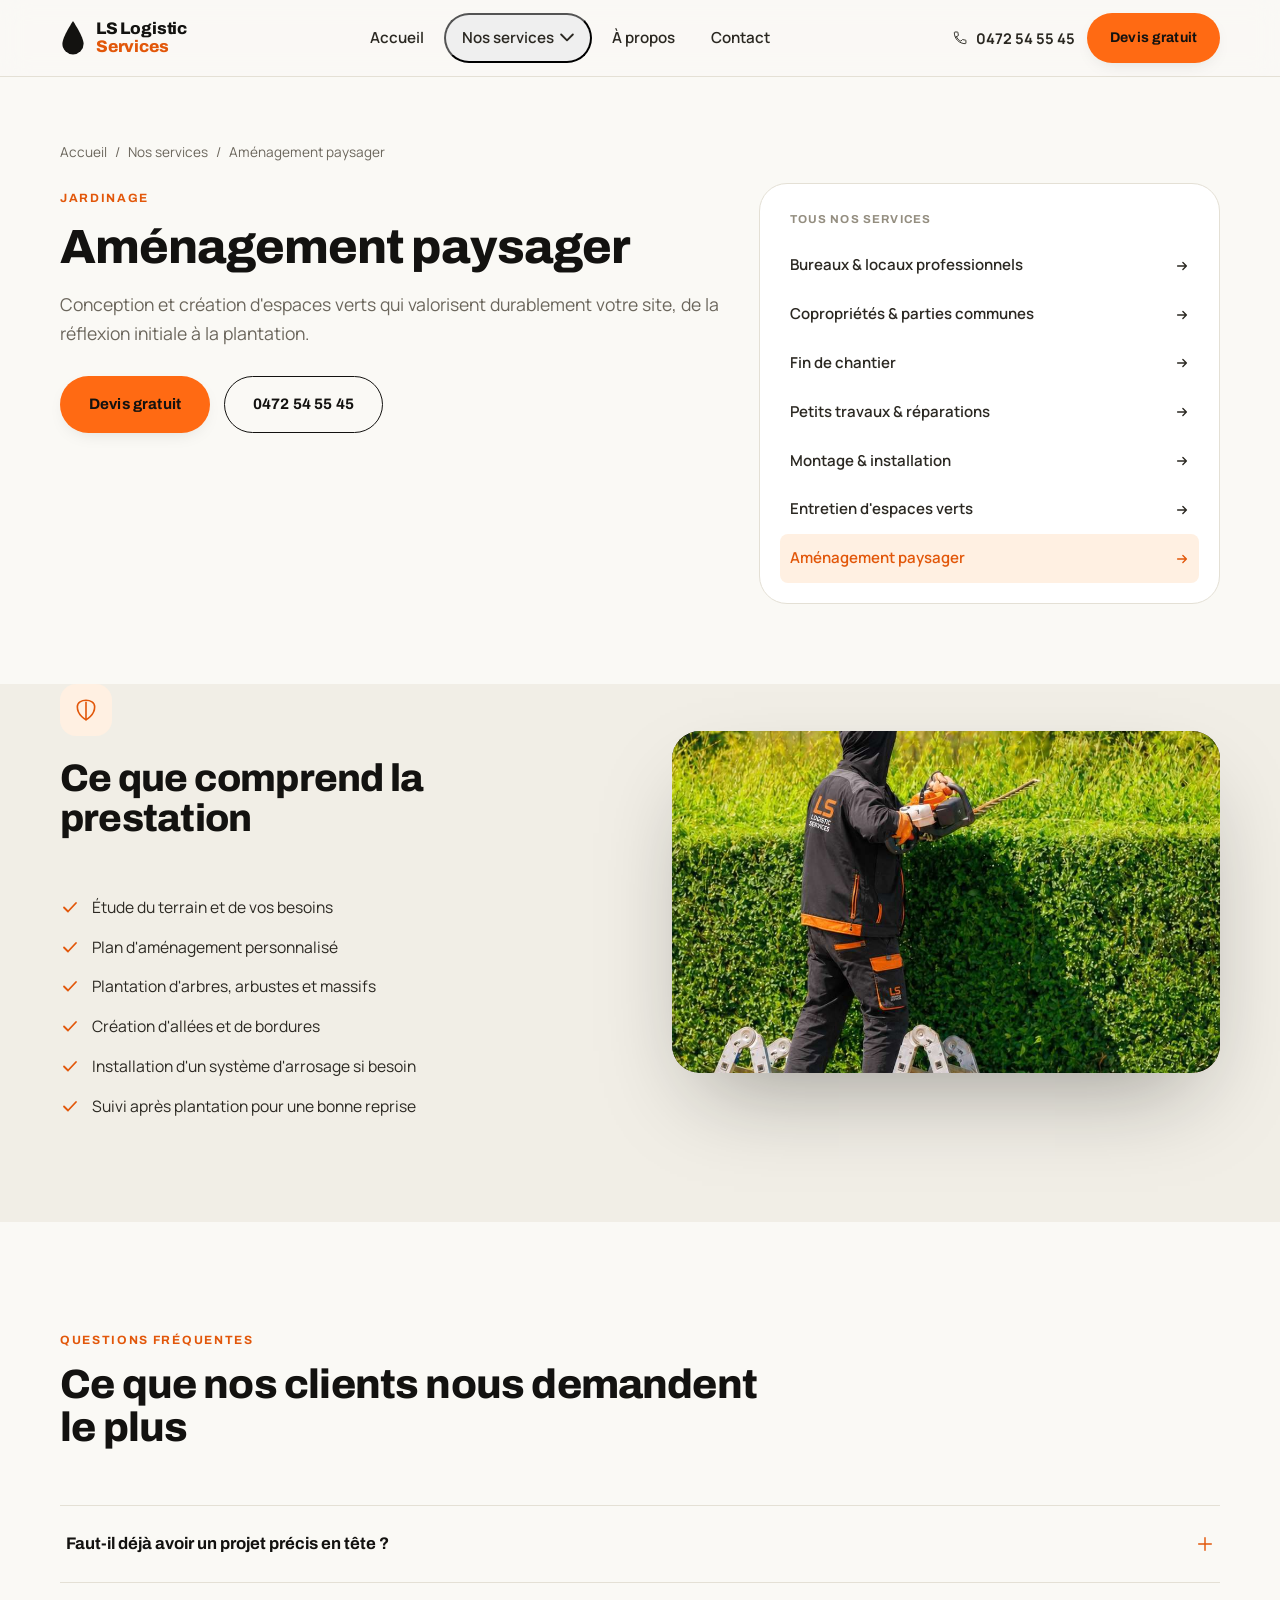
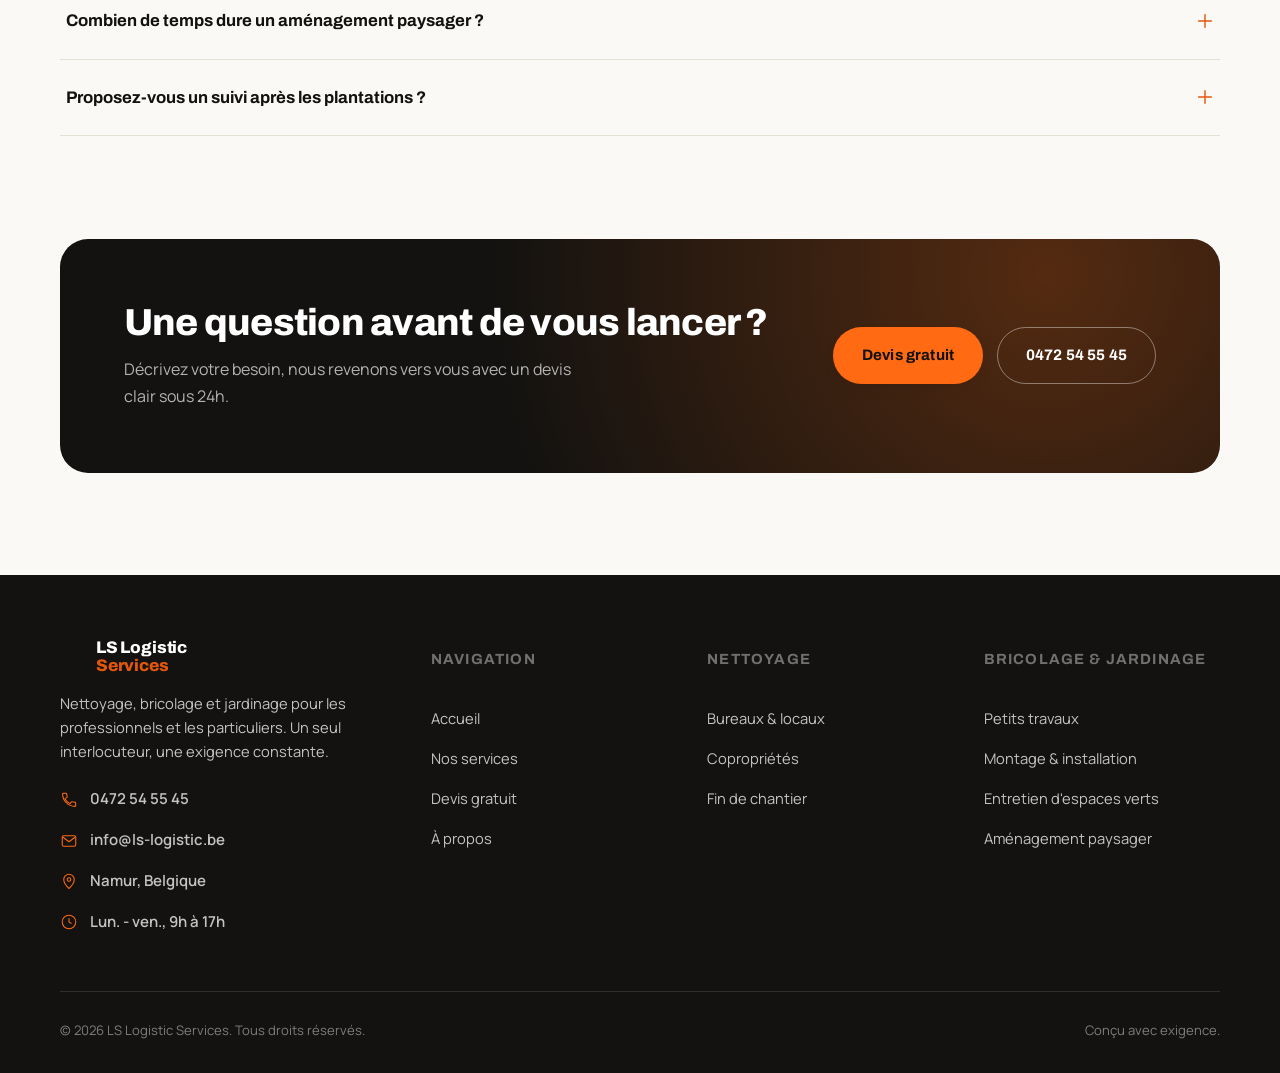
<file: service-jardinage-amenagement.html>
<!DOCTYPE html>
<html lang="fr">
<head>
<meta charset="UTF-8" />
<meta name="viewport" content="width=device-width, initial-scale=1.0" />
<title>Aménagement paysager | LS Logistic Services</title>
<meta name="description" content="Conception et création d'espaces verts qui valorisent durablement votre site, de la réflexion initiale à la plantation." />
<link rel="preconnect" href="https://fonts.googleapis.com" />
<link rel="preconnect" href="https://fonts.gstatic.com" crossorigin />
<link href="https://fonts.googleapis.com/css2?family=Archivo:wght@600;700;800&amp;family=Manrope:wght@400;500;600;700&amp;display=swap" rel="stylesheet" />
<link rel="stylesheet" href="assets/css/style.css" />
</head>
<body>

<header class="site-header">
  <div class="container nav">
    <a href="index.html" class="brand">
      <svg viewBox="0 0 24 32" fill="currentColor" aria-hidden="true"><path d="M12 0C12 0 2 15 2 21.5A10 10 0 0 0 22 21.5C22 15 12 0 12 0Z"/></svg>
      <span class="brand-name"><span>LS Logistic</span><span>Services</span></span>
    </a>

    <nav class="nav-links" aria-label="Navigation principale">
      <a href="index.html" class="nav-link">Accueil</a>
      <div class="has-mega">
        <button class="nav-link" data-mega-trigger type="button" aria-expanded="false" aria-haspopup="true">
          Nos services
          <svg viewBox="0 0 12 8" fill="none" aria-hidden="true"><path d="M1 1L6 6L11 1" stroke="currentColor" stroke-width="1.6" stroke-linecap="round" stroke-linejoin="round"/></svg>
        </button>
        <div class="mega" data-mega>
          <div class="mega-grid">
            <div>
              <div class="mega-col-title">Nettoyage</div>
              <a class="mega-link" href="service-nettoyage-bureaux.html">Bureaux &amp; locaux professionnels</a>
              <a class="mega-link" href="service-nettoyage-copropriete.html">Copropriétés &amp; parties communes</a>
              <a class="mega-link" href="service-nettoyage-fin-chantier.html">Fin de chantier</a>
            </div>
            <div>
              <div class="mega-col-title">Bricolage</div>
              <a class="mega-link" href="service-bricolage-petits-travaux.html">Petits travaux &amp; réparations</a>
              <a class="mega-link" href="service-bricolage-montage.html">Montage &amp; installation</a>
            </div>
            <div>
              <div class="mega-col-title">Jardinage</div>
              <a class="mega-link" href="service-jardinage-entretien.html">Entretien d'espaces verts</a>
              <a class="mega-link" href="service-jardinage-amenagement.html">Aménagement paysager</a>
            </div>
          </div>
          <div class="mega-foot">
            <span class="field-help">7 services, une seule équipe de confiance.</span>
            <a href="services.html">Voir tous nos services →</a>
          </div>
        </div>
      </div>
      <a href="index.html#a-propos" class="nav-link">À propos</a>
      <a href="index.html#contact" class="nav-link">Contact</a>
    </nav>

    <div class="nav-actions">
      <a href="tel:+32472545545" class="nav-phone">
        <svg width="16" height="16" viewBox="0 0 24 24" fill="none" aria-hidden="true"><path d="M6.6 10.2c1.4 2.8 3.8 5.2 6.6 6.6l2.2-2.2c.3-.3.7-.4 1-.2 1.1.4 2.3.6 3.5.6.6 0 1 .4 1 1V19.5c0 .6-.4 1-1 1C10.9 20.5 3.5 13.1 3.5 4c0-.6.4-1 1-1H8c.6 0 1 .4 1 1 0 1.2.2 2.4.6 3.5.1.3 0 .7-.2 1L6.6 10.2Z" stroke="currentColor" stroke-width="1.4" stroke-linejoin="round" stroke-linecap="round"/></svg>
        0472 54 55 45
      </a>
      <a href="devis.html?service=jardinage-amenagement" class="btn btn-primary nav-cta">Devis gratuit</a>
      <button class="nav-toggle" data-nav-toggle type="button" aria-label="Ouvrir le menu" aria-expanded="false">
        <svg viewBox="0 0 20 20" fill="none" aria-hidden="true"><path d="M3 5H17M3 10H17M3 15H17" stroke="currentColor" stroke-width="1.6" stroke-linecap="round"/></svg>
      </button>
    </div>
  </div>

  <div class="mobile-panel" data-mobile-panel>
    <a href="index.html" class="mobile-link">Accueil</a>
    <button class="mobile-link" data-mobile-sub-toggle type="button" aria-expanded="false" style="width:100%;border:none;background:none;text-align:left;">
      Nos services
      <svg width="16" height="16" viewBox="0 0 12 8" fill="none" aria-hidden="true"><path d="M1 1L6 6L11 1" stroke="currentColor" stroke-width="1.6" stroke-linecap="round" stroke-linejoin="round"/></svg>
    </button>
    <div class="mobile-sub" data-mobile-sub>
      <a href="service-nettoyage-bureaux.html">Nettoyage : Bureaux &amp; locaux</a>
      <a href="service-nettoyage-copropriete.html">Nettoyage : Copropriétés</a>
      <a href="service-nettoyage-fin-chantier.html">Nettoyage : Fin de chantier</a>
      <a href="service-bricolage-petits-travaux.html">Bricolage : Petits travaux</a>
      <a href="service-bricolage-montage.html">Bricolage : Montage &amp; installation</a>
      <a href="service-jardinage-entretien.html">Jardinage : Entretien</a>
      <a href="service-jardinage-amenagement.html">Jardinage : Aménagement</a>
      <a href="services.html">Voir tous nos services</a>
    </div>
    <a href="index.html#a-propos" class="mobile-link">À propos</a>
    <a href="index.html#contact" class="mobile-link">Contact</a>
    <a href="devis.html?service=jardinage-amenagement" class="btn btn-primary btn-block mobile-cta">Devis gratuit</a>
  </div>
</header>

<main>

  <section class="page-hero">
    <div class="container">
      <div class="crumb">
        <a href="index.html">Accueil</a>
        <span>/</span>
        <a href="services.html">Nos services</a>
        <span>/</span>
        <span>Aménagement paysager</span>
      </div>
      <div class="page-hero-top">
        <div data-reveal>
          <span class="eyebrow">Jardinage</span>
          <h1 style="margin-top:12px;">Aménagement paysager</h1>
          <p class="lede" style="margin-top:18px;">Conception et création d'espaces verts qui valorisent durablement votre site, de la réflexion initiale à la plantation.</p>
          <div class="hero-actions" style="margin-top:28px;">
            <a href="devis.html?service=jardinage-amenagement" class="btn btn-primary">Devis gratuit</a>
            <a href="tel:+32472545545" class="btn btn-outline">0472 54 55 45</a>
          </div>
        </div>
        <div data-reveal data-reveal-delay="120">
<div class="service-nav">
          <div class="service-nav-title">Tous nos services</div>
      <a href="service-nettoyage-bureaux.html">Bureaux &amp; locaux professionnels<svg viewBox="0 0 16 16" fill="none" aria-hidden="true"><path d="M3 8H13M13 8L9 4M13 8L9 12" stroke="currentColor" stroke-width="1.6" stroke-linecap="round" stroke-linejoin="round"/></svg></a>
      <a href="service-nettoyage-copropriete.html">Copropriétés &amp; parties communes<svg viewBox="0 0 16 16" fill="none" aria-hidden="true"><path d="M3 8H13M13 8L9 4M13 8L9 12" stroke="currentColor" stroke-width="1.6" stroke-linecap="round" stroke-linejoin="round"/></svg></a>
      <a href="service-nettoyage-fin-chantier.html">Fin de chantier<svg viewBox="0 0 16 16" fill="none" aria-hidden="true"><path d="M3 8H13M13 8L9 4M13 8L9 12" stroke="currentColor" stroke-width="1.6" stroke-linecap="round" stroke-linejoin="round"/></svg></a>
      <a href="service-bricolage-petits-travaux.html">Petits travaux &amp; réparations<svg viewBox="0 0 16 16" fill="none" aria-hidden="true"><path d="M3 8H13M13 8L9 4M13 8L9 12" stroke="currentColor" stroke-width="1.6" stroke-linecap="round" stroke-linejoin="round"/></svg></a>
      <a href="service-bricolage-montage.html">Montage &amp; installation<svg viewBox="0 0 16 16" fill="none" aria-hidden="true"><path d="M3 8H13M13 8L9 4M13 8L9 12" stroke="currentColor" stroke-width="1.6" stroke-linecap="round" stroke-linejoin="round"/></svg></a>
      <a href="service-jardinage-entretien.html">Entretien d'espaces verts<svg viewBox="0 0 16 16" fill="none" aria-hidden="true"><path d="M3 8H13M13 8L9 4M13 8L9 12" stroke="currentColor" stroke-width="1.6" stroke-linecap="round" stroke-linejoin="round"/></svg></a>
      <a href="service-jardinage-amenagement.html" aria-current="page">Aménagement paysager<svg viewBox="0 0 16 16" fill="none" aria-hidden="true"><path d="M3 8H13M13 8L9 4M13 8L9 12" stroke="currentColor" stroke-width="1.6" stroke-linecap="round" stroke-linejoin="round"/></svg></a>
        </div>
        </div>
      </div>
    </div>
  </section>

  <section class="section section--alt" style="padding-top:0;">
    <div class="container split">
      <div data-reveal>
        <div class="tile-icon" style="color:#e2570a;"><svg viewBox="0 0 24 24" fill="none" aria-hidden="true"><path d="M12 21C12 21 4 17 4 9C4 5 8 3 12 3C16 3 20 5 20 9C20 17 12 21 12 21Z" stroke="currentColor" stroke-width="1.5" stroke-linejoin="round"/><path d="M12 21V5" stroke="currentColor" stroke-width="1.5" stroke-linecap="round"/></svg></div>
        <h2 style="margin-top:22px;font-size:clamp(1.9rem, 3.2vw, 2.4rem);">Ce que comprend la prestation</h2>
        <div class="check-list mt-lg">
          <div class="check-item">
            <svg viewBox="0 0 20 20" fill="none" aria-hidden="true"><path d="M4 10.5L8 14.5L16 6" stroke="currentColor" stroke-width="1.8" stroke-linecap="round" stroke-linejoin="round"/></svg>
            <span>Étude du terrain et de vos besoins</span>
          </div>
          <div class="check-item">
            <svg viewBox="0 0 20 20" fill="none" aria-hidden="true"><path d="M4 10.5L8 14.5L16 6" stroke="currentColor" stroke-width="1.8" stroke-linecap="round" stroke-linejoin="round"/></svg>
            <span>Plan d'aménagement personnalisé</span>
          </div>
          <div class="check-item">
            <svg viewBox="0 0 20 20" fill="none" aria-hidden="true"><path d="M4 10.5L8 14.5L16 6" stroke="currentColor" stroke-width="1.8" stroke-linecap="round" stroke-linejoin="round"/></svg>
            <span>Plantation d'arbres, arbustes et massifs</span>
          </div>
          <div class="check-item">
            <svg viewBox="0 0 20 20" fill="none" aria-hidden="true"><path d="M4 10.5L8 14.5L16 6" stroke="currentColor" stroke-width="1.8" stroke-linecap="round" stroke-linejoin="round"/></svg>
            <span>Création d'allées et de bordures</span>
          </div>
          <div class="check-item">
            <svg viewBox="0 0 20 20" fill="none" aria-hidden="true"><path d="M4 10.5L8 14.5L16 6" stroke="currentColor" stroke-width="1.8" stroke-linecap="round" stroke-linejoin="round"/></svg>
            <span>Installation d'un système d'arrosage si besoin</span>
          </div>
          <div class="check-item">
            <svg viewBox="0 0 20 20" fill="none" aria-hidden="true"><path d="M4 10.5L8 14.5L16 6" stroke="currentColor" stroke-width="1.8" stroke-linecap="round" stroke-linejoin="round"/></svg>
            <span>Suivi après plantation pour une bonne reprise</span>
          </div>
        </div>
      </div>
      <div data-reveal data-reveal-delay="120">
        <div class="media-frame ratio-wide">
          <img src="assets/img/team-jardinage-amenagement.jpg" alt="Taille d'une haie en hauteur pour un aménagement paysager" loading="lazy" decoding="async" style="position:absolute;inset:0;width:100%;height:100%;object-fit:cover;" />
        </div>
      </div>
    </div>
  </section>

  <section class="section">
    <div class="container">
      <div class="section-head" data-reveal>
        <span class="eyebrow">Questions fréquentes</span>
        <h2>Ce que nos clients nous demandent le plus</h2>
      </div>
      <div class="faq">
        <div class="faq-item">
          <button class="faq-q" type="button" aria-expanded="false">
            Faut-il déjà avoir un projet précis en tête ?
            <svg viewBox="0 0 20 20" fill="none" aria-hidden="true"><path d="M10 3V17M3 10H17" stroke="currentColor" stroke-width="1.6" stroke-linecap="round"/></svg>
          </button>
          <div class="faq-a">
            <p>Non, nous pouvons partir d'une simple envie et vous accompagner jusqu'à un projet concret et chiffré.</p>
          </div>
        </div>
        <div class="faq-item">
          <button class="faq-q" type="button" aria-expanded="false">
            Combien de temps dure un aménagement paysager ?
            <svg viewBox="0 0 20 20" fill="none" aria-hidden="true"><path d="M10 3V17M3 10H17" stroke="currentColor" stroke-width="1.6" stroke-linecap="round"/></svg>
          </button>
          <div class="faq-a">
            <p>Cela dépend de l'ampleur du projet. Nous vous communiquons un calendrier réaliste dès la validation du devis.</p>
          </div>
        </div>
        <div class="faq-item">
          <button class="faq-q" type="button" aria-expanded="false">
            Proposez-vous un suivi après les plantations ?
            <svg viewBox="0 0 20 20" fill="none" aria-hidden="true"><path d="M10 3V17M3 10H17" stroke="currentColor" stroke-width="1.6" stroke-linecap="round"/></svg>
          </button>
          <div class="faq-a">
            <p>Oui, un suivi peut être prévu pour s'assurer de la bonne reprise des végétaux dans les premiers mois.</p>
          </div>
        </div>
      </div>
    </div>
  </section>

  <section class="section" style="padding-top:0;">
    <div class="container">
      <div class="cta-band" data-reveal>
        <div>
          <h2>Une question avant de vous lancer ?</h2>
          <p>Décrivez votre besoin, nous revenons vers vous avec un devis clair sous 24h.</p>
        </div>
        <div class="cta-band-actions">
          <a href="devis.html?service=jardinage-amenagement" class="btn btn-primary">Devis gratuit</a>
          <a href="tel:+32472545545" class="btn btn-outline-light">0472 54 55 45</a>
        </div>
      </div>
    </div>
  </section>

</main>

<footer class="site-footer" id="contact">
  <div class="container">
    <div class="footer-grid">
      <div class="footer-brand">
        <a href="index.html" class="brand">
          <svg viewBox="0 0 24 32" fill="currentColor" aria-hidden="true"><path d="M12 0C12 0 2 15 2 21.5A10 10 0 0 0 22 21.5C22 15 12 0 12 0Z"/></svg>
          <span class="brand-name"><span>LS Logistic</span><span>Services</span></span>
        </a>
        <p>Nettoyage, bricolage et jardinage pour les professionnels et les particuliers. Un seul interlocuteur, une exigence constante.</p>
        <div class="side-contact" style="margin-top:24px;">
          <a href="tel:+32472545545">
            <svg viewBox="0 0 24 24" fill="none" aria-hidden="true"><path d="M6.6 10.2c1.4 2.8 3.8 5.2 6.6 6.6l2.2-2.2c.3-.3.7-.4 1-.2 1.1.4 2.3.6 3.5.6.6 0 1 .4 1 1V19.5c0 .6-.4 1-1 1C10.9 20.5 3.5 13.1 3.5 4c0-.6.4-1 1-1H8c.6 0 1 .4 1 1 0 1.2.2 2.4.6 3.5.1.3 0 .7-.2 1L6.6 10.2Z" stroke="currentColor" stroke-width="1.4" stroke-linejoin="round" stroke-linecap="round"/></svg>
            0472 54 55 45
          </a>
          <a href="mailto:info@ls-logistic.be">
            <svg viewBox="0 0 24 24" fill="none" aria-hidden="true"><rect x="3" y="5" width="18" height="14" rx="2" stroke="currentColor" stroke-width="1.4"/><path d="M4 7L12 13L20 7" stroke="currentColor" stroke-width="1.4" stroke-linecap="round" stroke-linejoin="round"/></svg>
            info@ls-logistic.be
          </a>
          <div>
            <svg viewBox="0 0 24 24" fill="none" aria-hidden="true"><path d="M12 22C12 22 19 15.4 19 10A7 7 0 0 0 5 10C5 15.4 12 22 12 22Z" stroke="currentColor" stroke-width="1.4" stroke-linejoin="round"/><circle cx="12" cy="10" r="2.4" stroke="currentColor" stroke-width="1.4"/></svg>
            Namur, Belgique
          </div>
          <div>
            <svg viewBox="0 0 24 24" fill="none" aria-hidden="true"><circle cx="12" cy="12" r="9" stroke="currentColor" stroke-width="1.4"/><path d="M12 7.5V12L15 13.8" stroke="currentColor" stroke-width="1.4" stroke-linecap="round" stroke-linejoin="round"/></svg>
            Lun. - ven., 9h à 17h
          </div>
        </div>
      </div>
      <div class="footer-col">
        <div class="footer-col-title">Navigation</div>
        <a href="index.html">Accueil</a>
        <a href="services.html">Nos services</a>
        <a href="devis.html">Devis gratuit</a>
        <a href="index.html#a-propos">À propos</a>
      </div>
      <div class="footer-col">
        <div class="footer-col-title">Nettoyage</div>
        <a href="service-nettoyage-bureaux.html">Bureaux &amp; locaux</a>
        <a href="service-nettoyage-copropriete.html">Copropriétés</a>
        <a href="service-nettoyage-fin-chantier.html">Fin de chantier</a>
      </div>
      <div class="footer-col">
        <div class="footer-col-title">Bricolage &amp; jardinage</div>
        <a href="service-bricolage-petits-travaux.html">Petits travaux</a>
        <a href="service-bricolage-montage.html">Montage &amp; installation</a>
        <a href="service-jardinage-entretien.html">Entretien d'espaces verts</a>
        <a href="service-jardinage-amenagement.html">Aménagement paysager</a>
      </div>
    </div>
    <div class="footer-bottom">
      <span>© 2026 LS Logistic Services. Tous droits réservés.</span>
      <span>Conçu avec exigence.</span>
    </div>
  </div>
</footer>

<script src="assets/js/main.js"></script>
</body>
</html>
</file>
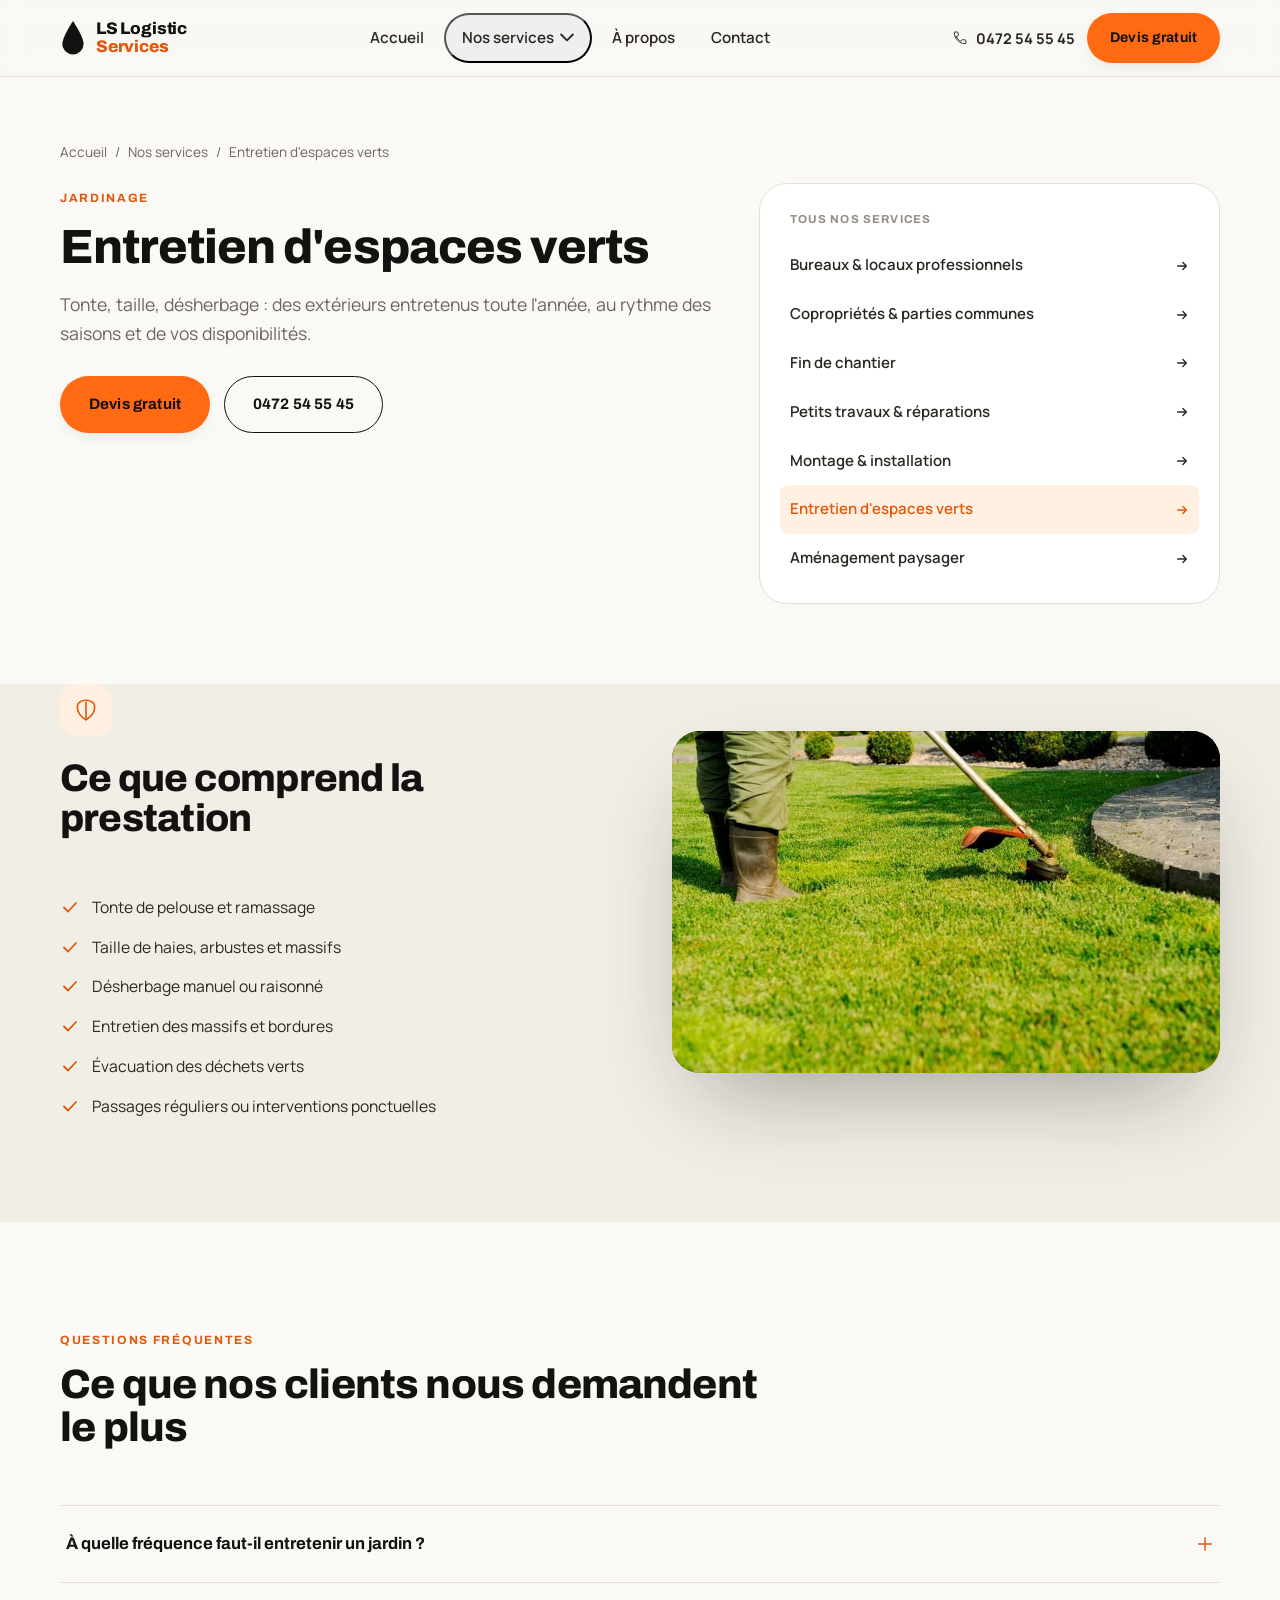
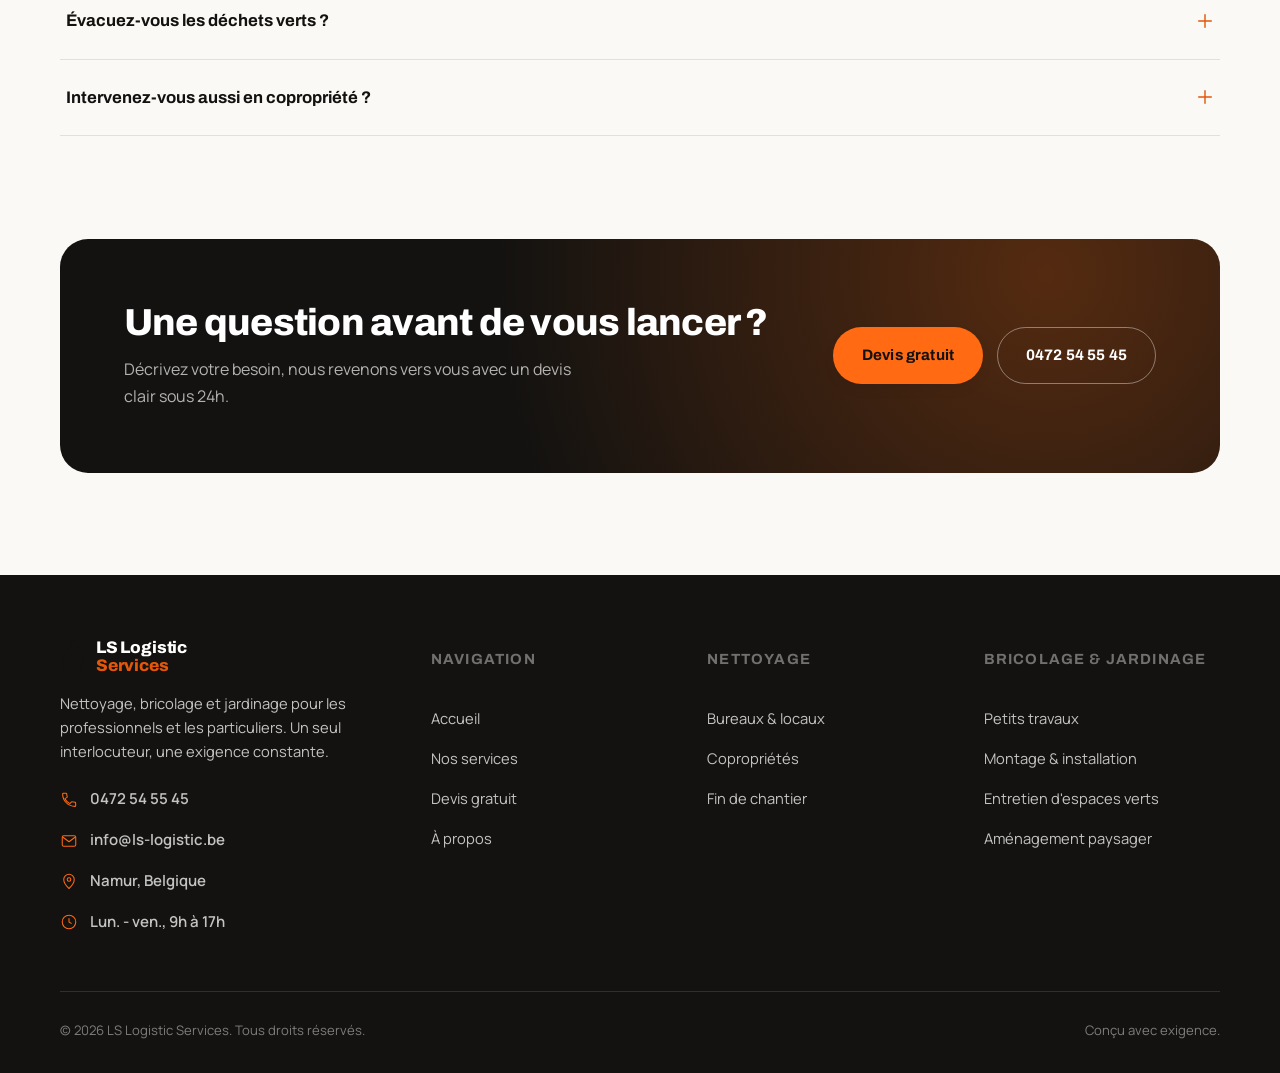
<file: service-jardinage-entretien.html>
<!DOCTYPE html>
<html lang="fr">
<head>
<meta charset="UTF-8" />
<meta name="viewport" content="width=device-width, initial-scale=1.0" />
<title>Entretien d'espaces verts | LS Logistic Services</title>
<meta name="description" content="Tonte, taille, désherbage : des extérieurs entretenus toute l'année, au rythme des saisons et de vos disponibilités." />
<link rel="preconnect" href="https://fonts.googleapis.com" />
<link rel="preconnect" href="https://fonts.gstatic.com" crossorigin />
<link href="https://fonts.googleapis.com/css2?family=Archivo:wght@600;700;800&amp;family=Manrope:wght@400;500;600;700&amp;display=swap" rel="stylesheet" />
<link rel="stylesheet" href="assets/css/style.css" />
</head>
<body>

<header class="site-header">
  <div class="container nav">
    <a href="index.html" class="brand">
      <svg viewBox="0 0 24 32" fill="currentColor" aria-hidden="true"><path d="M12 0C12 0 2 15 2 21.5A10 10 0 0 0 22 21.5C22 15 12 0 12 0Z"/></svg>
      <span class="brand-name"><span>LS Logistic</span><span>Services</span></span>
    </a>

    <nav class="nav-links" aria-label="Navigation principale">
      <a href="index.html" class="nav-link">Accueil</a>
      <div class="has-mega">
        <button class="nav-link" data-mega-trigger type="button" aria-expanded="false" aria-haspopup="true">
          Nos services
          <svg viewBox="0 0 12 8" fill="none" aria-hidden="true"><path d="M1 1L6 6L11 1" stroke="currentColor" stroke-width="1.6" stroke-linecap="round" stroke-linejoin="round"/></svg>
        </button>
        <div class="mega" data-mega>
          <div class="mega-grid">
            <div>
              <div class="mega-col-title">Nettoyage</div>
              <a class="mega-link" href="service-nettoyage-bureaux.html">Bureaux &amp; locaux professionnels</a>
              <a class="mega-link" href="service-nettoyage-copropriete.html">Copropriétés &amp; parties communes</a>
              <a class="mega-link" href="service-nettoyage-fin-chantier.html">Fin de chantier</a>
            </div>
            <div>
              <div class="mega-col-title">Bricolage</div>
              <a class="mega-link" href="service-bricolage-petits-travaux.html">Petits travaux &amp; réparations</a>
              <a class="mega-link" href="service-bricolage-montage.html">Montage &amp; installation</a>
            </div>
            <div>
              <div class="mega-col-title">Jardinage</div>
              <a class="mega-link" href="service-jardinage-entretien.html">Entretien d'espaces verts</a>
              <a class="mega-link" href="service-jardinage-amenagement.html">Aménagement paysager</a>
            </div>
          </div>
          <div class="mega-foot">
            <span class="field-help">7 services, une seule équipe de confiance.</span>
            <a href="services.html">Voir tous nos services →</a>
          </div>
        </div>
      </div>
      <a href="index.html#a-propos" class="nav-link">À propos</a>
      <a href="index.html#contact" class="nav-link">Contact</a>
    </nav>

    <div class="nav-actions">
      <a href="tel:+32472545545" class="nav-phone">
        <svg width="16" height="16" viewBox="0 0 24 24" fill="none" aria-hidden="true"><path d="M6.6 10.2c1.4 2.8 3.8 5.2 6.6 6.6l2.2-2.2c.3-.3.7-.4 1-.2 1.1.4 2.3.6 3.5.6.6 0 1 .4 1 1V19.5c0 .6-.4 1-1 1C10.9 20.5 3.5 13.1 3.5 4c0-.6.4-1 1-1H8c.6 0 1 .4 1 1 0 1.2.2 2.4.6 3.5.1.3 0 .7-.2 1L6.6 10.2Z" stroke="currentColor" stroke-width="1.4" stroke-linejoin="round" stroke-linecap="round"/></svg>
        0472 54 55 45
      </a>
      <a href="devis.html?service=jardinage-entretien" class="btn btn-primary nav-cta">Devis gratuit</a>
      <button class="nav-toggle" data-nav-toggle type="button" aria-label="Ouvrir le menu" aria-expanded="false">
        <svg viewBox="0 0 20 20" fill="none" aria-hidden="true"><path d="M3 5H17M3 10H17M3 15H17" stroke="currentColor" stroke-width="1.6" stroke-linecap="round"/></svg>
      </button>
    </div>
  </div>

  <div class="mobile-panel" data-mobile-panel>
    <a href="index.html" class="mobile-link">Accueil</a>
    <button class="mobile-link" data-mobile-sub-toggle type="button" aria-expanded="false" style="width:100%;border:none;background:none;text-align:left;">
      Nos services
      <svg width="16" height="16" viewBox="0 0 12 8" fill="none" aria-hidden="true"><path d="M1 1L6 6L11 1" stroke="currentColor" stroke-width="1.6" stroke-linecap="round" stroke-linejoin="round"/></svg>
    </button>
    <div class="mobile-sub" data-mobile-sub>
      <a href="service-nettoyage-bureaux.html">Nettoyage : Bureaux &amp; locaux</a>
      <a href="service-nettoyage-copropriete.html">Nettoyage : Copropriétés</a>
      <a href="service-nettoyage-fin-chantier.html">Nettoyage : Fin de chantier</a>
      <a href="service-bricolage-petits-travaux.html">Bricolage : Petits travaux</a>
      <a href="service-bricolage-montage.html">Bricolage : Montage &amp; installation</a>
      <a href="service-jardinage-entretien.html">Jardinage : Entretien</a>
      <a href="service-jardinage-amenagement.html">Jardinage : Aménagement</a>
      <a href="services.html">Voir tous nos services</a>
    </div>
    <a href="index.html#a-propos" class="mobile-link">À propos</a>
    <a href="index.html#contact" class="mobile-link">Contact</a>
    <a href="devis.html?service=jardinage-entretien" class="btn btn-primary btn-block mobile-cta">Devis gratuit</a>
  </div>
</header>

<main>

  <section class="page-hero">
    <div class="container">
      <div class="crumb">
        <a href="index.html">Accueil</a>
        <span>/</span>
        <a href="services.html">Nos services</a>
        <span>/</span>
        <span>Entretien d'espaces verts</span>
      </div>
      <div class="page-hero-top">
        <div data-reveal>
          <span class="eyebrow">Jardinage</span>
          <h1 style="margin-top:12px;">Entretien d'espaces verts</h1>
          <p class="lede" style="margin-top:18px;">Tonte, taille, désherbage : des extérieurs entretenus toute l'année, au rythme des saisons et de vos disponibilités.</p>
          <div class="hero-actions" style="margin-top:28px;">
            <a href="devis.html?service=jardinage-entretien" class="btn btn-primary">Devis gratuit</a>
            <a href="tel:+32472545545" class="btn btn-outline">0472 54 55 45</a>
          </div>
        </div>
        <div data-reveal data-reveal-delay="120">
<div class="service-nav">
          <div class="service-nav-title">Tous nos services</div>
      <a href="service-nettoyage-bureaux.html">Bureaux &amp; locaux professionnels<svg viewBox="0 0 16 16" fill="none" aria-hidden="true"><path d="M3 8H13M13 8L9 4M13 8L9 12" stroke="currentColor" stroke-width="1.6" stroke-linecap="round" stroke-linejoin="round"/></svg></a>
      <a href="service-nettoyage-copropriete.html">Copropriétés &amp; parties communes<svg viewBox="0 0 16 16" fill="none" aria-hidden="true"><path d="M3 8H13M13 8L9 4M13 8L9 12" stroke="currentColor" stroke-width="1.6" stroke-linecap="round" stroke-linejoin="round"/></svg></a>
      <a href="service-nettoyage-fin-chantier.html">Fin de chantier<svg viewBox="0 0 16 16" fill="none" aria-hidden="true"><path d="M3 8H13M13 8L9 4M13 8L9 12" stroke="currentColor" stroke-width="1.6" stroke-linecap="round" stroke-linejoin="round"/></svg></a>
      <a href="service-bricolage-petits-travaux.html">Petits travaux &amp; réparations<svg viewBox="0 0 16 16" fill="none" aria-hidden="true"><path d="M3 8H13M13 8L9 4M13 8L9 12" stroke="currentColor" stroke-width="1.6" stroke-linecap="round" stroke-linejoin="round"/></svg></a>
      <a href="service-bricolage-montage.html">Montage &amp; installation<svg viewBox="0 0 16 16" fill="none" aria-hidden="true"><path d="M3 8H13M13 8L9 4M13 8L9 12" stroke="currentColor" stroke-width="1.6" stroke-linecap="round" stroke-linejoin="round"/></svg></a>
      <a href="service-jardinage-entretien.html" aria-current="page">Entretien d'espaces verts<svg viewBox="0 0 16 16" fill="none" aria-hidden="true"><path d="M3 8H13M13 8L9 4M13 8L9 12" stroke="currentColor" stroke-width="1.6" stroke-linecap="round" stroke-linejoin="round"/></svg></a>
      <a href="service-jardinage-amenagement.html">Aménagement paysager<svg viewBox="0 0 16 16" fill="none" aria-hidden="true"><path d="M3 8H13M13 8L9 4M13 8L9 12" stroke="currentColor" stroke-width="1.6" stroke-linecap="round" stroke-linejoin="round"/></svg></a>
        </div>
        </div>
      </div>
    </div>
  </section>

  <section class="section section--alt" style="padding-top:0;">
    <div class="container split">
      <div data-reveal>
        <div class="tile-icon" style="color:#e2570a;"><svg viewBox="0 0 24 24" fill="none" aria-hidden="true"><path d="M12 21C12 21 4 17 4 9C4 5 8 3 12 3C16 3 20 5 20 9C20 17 12 21 12 21Z" stroke="currentColor" stroke-width="1.5" stroke-linejoin="round"/><path d="M12 21V5" stroke="currentColor" stroke-width="1.5" stroke-linecap="round"/></svg></div>
        <h2 style="margin-top:22px;font-size:clamp(1.9rem, 3.2vw, 2.4rem);">Ce que comprend la prestation</h2>
        <div class="check-list mt-lg">
          <div class="check-item">
            <svg viewBox="0 0 20 20" fill="none" aria-hidden="true"><path d="M4 10.5L8 14.5L16 6" stroke="currentColor" stroke-width="1.8" stroke-linecap="round" stroke-linejoin="round"/></svg>
            <span>Tonte de pelouse et ramassage</span>
          </div>
          <div class="check-item">
            <svg viewBox="0 0 20 20" fill="none" aria-hidden="true"><path d="M4 10.5L8 14.5L16 6" stroke="currentColor" stroke-width="1.8" stroke-linecap="round" stroke-linejoin="round"/></svg>
            <span>Taille de haies, arbustes et massifs</span>
          </div>
          <div class="check-item">
            <svg viewBox="0 0 20 20" fill="none" aria-hidden="true"><path d="M4 10.5L8 14.5L16 6" stroke="currentColor" stroke-width="1.8" stroke-linecap="round" stroke-linejoin="round"/></svg>
            <span>Désherbage manuel ou raisonné</span>
          </div>
          <div class="check-item">
            <svg viewBox="0 0 20 20" fill="none" aria-hidden="true"><path d="M4 10.5L8 14.5L16 6" stroke="currentColor" stroke-width="1.8" stroke-linecap="round" stroke-linejoin="round"/></svg>
            <span>Entretien des massifs et bordures</span>
          </div>
          <div class="check-item">
            <svg viewBox="0 0 20 20" fill="none" aria-hidden="true"><path d="M4 10.5L8 14.5L16 6" stroke="currentColor" stroke-width="1.8" stroke-linecap="round" stroke-linejoin="round"/></svg>
            <span>Évacuation des déchets verts</span>
          </div>
          <div class="check-item">
            <svg viewBox="0 0 20 20" fill="none" aria-hidden="true"><path d="M4 10.5L8 14.5L16 6" stroke="currentColor" stroke-width="1.8" stroke-linecap="round" stroke-linejoin="round"/></svg>
            <span>Passages réguliers ou interventions ponctuelles</span>
          </div>
        </div>
      </div>
      <div data-reveal data-reveal-delay="120">
        <div class="media-frame ratio-wide">
          <img src="assets/img/team-jardinage-entretien.jpg" alt="Entretien d'une pelouse à la débroussailleuse" loading="lazy" decoding="async" style="position:absolute;inset:0;width:100%;height:100%;object-fit:cover;" />
        </div>
      </div>
    </div>
  </section>

  <section class="section">
    <div class="container">
      <div class="section-head" data-reveal>
        <span class="eyebrow">Questions fréquentes</span>
        <h2>Ce que nos clients nous demandent le plus</h2>
      </div>
      <div class="faq">
        <div class="faq-item">
          <button class="faq-q" type="button" aria-expanded="false">
            À quelle fréquence faut-il entretenir un jardin ?
            <svg viewBox="0 0 20 20" fill="none" aria-hidden="true"><path d="M10 3V17M3 10H17" stroke="currentColor" stroke-width="1.6" stroke-linecap="round"/></svg>
          </button>
          <div class="faq-a">
            <p>Cela dépend de la saison et de la surface. Nous vous proposons un rythme adapté lors du devis, ajustable au fil de l'année.</p>
          </div>
        </div>
        <div class="faq-item">
          <button class="faq-q" type="button" aria-expanded="false">
            Évacuez-vous les déchets verts ?
            <svg viewBox="0 0 20 20" fill="none" aria-hidden="true"><path d="M10 3V17M3 10H17" stroke="currentColor" stroke-width="1.6" stroke-linecap="round"/></svg>
          </button>
          <div class="faq-a">
            <p>Oui, l'évacuation est incluse dans la prestation, sauf si vous préférez les conserver pour du compostage.</p>
          </div>
        </div>
        <div class="faq-item">
          <button class="faq-q" type="button" aria-expanded="false">
            Intervenez-vous aussi en copropriété ?
            <svg viewBox="0 0 20 20" fill="none" aria-hidden="true"><path d="M10 3V17M3 10H17" stroke="currentColor" stroke-width="1.6" stroke-linecap="round"/></svg>
          </button>
          <div class="faq-a">
            <p>Oui, pour les espaces verts collectifs comme pour les jardins privés.</p>
          </div>
        </div>
      </div>
    </div>
  </section>

  <section class="section" style="padding-top:0;">
    <div class="container">
      <div class="cta-band" data-reveal>
        <div>
          <h2>Une question avant de vous lancer ?</h2>
          <p>Décrivez votre besoin, nous revenons vers vous avec un devis clair sous 24h.</p>
        </div>
        <div class="cta-band-actions">
          <a href="devis.html?service=jardinage-entretien" class="btn btn-primary">Devis gratuit</a>
          <a href="tel:+32472545545" class="btn btn-outline-light">0472 54 55 45</a>
        </div>
      </div>
    </div>
  </section>

</main>

<footer class="site-footer" id="contact">
  <div class="container">
    <div class="footer-grid">
      <div class="footer-brand">
        <a href="index.html" class="brand">
          <svg viewBox="0 0 24 32" fill="currentColor" aria-hidden="true"><path d="M12 0C12 0 2 15 2 21.5A10 10 0 0 0 22 21.5C22 15 12 0 12 0Z"/></svg>
          <span class="brand-name"><span>LS Logistic</span><span>Services</span></span>
        </a>
        <p>Nettoyage, bricolage et jardinage pour les professionnels et les particuliers. Un seul interlocuteur, une exigence constante.</p>
        <div class="side-contact" style="margin-top:24px;">
          <a href="tel:+32472545545">
            <svg viewBox="0 0 24 24" fill="none" aria-hidden="true"><path d="M6.6 10.2c1.4 2.8 3.8 5.2 6.6 6.6l2.2-2.2c.3-.3.7-.4 1-.2 1.1.4 2.3.6 3.5.6.6 0 1 .4 1 1V19.5c0 .6-.4 1-1 1C10.9 20.5 3.5 13.1 3.5 4c0-.6.4-1 1-1H8c.6 0 1 .4 1 1 0 1.2.2 2.4.6 3.5.1.3 0 .7-.2 1L6.6 10.2Z" stroke="currentColor" stroke-width="1.4" stroke-linejoin="round" stroke-linecap="round"/></svg>
            0472 54 55 45
          </a>
          <a href="mailto:info@ls-logistic.be">
            <svg viewBox="0 0 24 24" fill="none" aria-hidden="true"><rect x="3" y="5" width="18" height="14" rx="2" stroke="currentColor" stroke-width="1.4"/><path d="M4 7L12 13L20 7" stroke="currentColor" stroke-width="1.4" stroke-linecap="round" stroke-linejoin="round"/></svg>
            info@ls-logistic.be
          </a>
          <div>
            <svg viewBox="0 0 24 24" fill="none" aria-hidden="true"><path d="M12 22C12 22 19 15.4 19 10A7 7 0 0 0 5 10C5 15.4 12 22 12 22Z" stroke="currentColor" stroke-width="1.4" stroke-linejoin="round"/><circle cx="12" cy="10" r="2.4" stroke="currentColor" stroke-width="1.4"/></svg>
            Namur, Belgique
          </div>
          <div>
            <svg viewBox="0 0 24 24" fill="none" aria-hidden="true"><circle cx="12" cy="12" r="9" stroke="currentColor" stroke-width="1.4"/><path d="M12 7.5V12L15 13.8" stroke="currentColor" stroke-width="1.4" stroke-linecap="round" stroke-linejoin="round"/></svg>
            Lun. - ven., 9h à 17h
          </div>
        </div>
      </div>
      <div class="footer-col">
        <div class="footer-col-title">Navigation</div>
        <a href="index.html">Accueil</a>
        <a href="services.html">Nos services</a>
        <a href="devis.html">Devis gratuit</a>
        <a href="index.html#a-propos">À propos</a>
      </div>
      <div class="footer-col">
        <div class="footer-col-title">Nettoyage</div>
        <a href="service-nettoyage-bureaux.html">Bureaux &amp; locaux</a>
        <a href="service-nettoyage-copropriete.html">Copropriétés</a>
        <a href="service-nettoyage-fin-chantier.html">Fin de chantier</a>
      </div>
      <div class="footer-col">
        <div class="footer-col-title">Bricolage &amp; jardinage</div>
        <a href="service-bricolage-petits-travaux.html">Petits travaux</a>
        <a href="service-bricolage-montage.html">Montage &amp; installation</a>
        <a href="service-jardinage-entretien.html">Entretien d'espaces verts</a>
        <a href="service-jardinage-amenagement.html">Aménagement paysager</a>
      </div>
    </div>
    <div class="footer-bottom">
      <span>© 2026 LS Logistic Services. Tous droits réservés.</span>
      <span>Conçu avec exigence.</span>
    </div>
  </div>
</footer>

<script src="assets/js/main.js"></script>
</body>
</html>
</file>
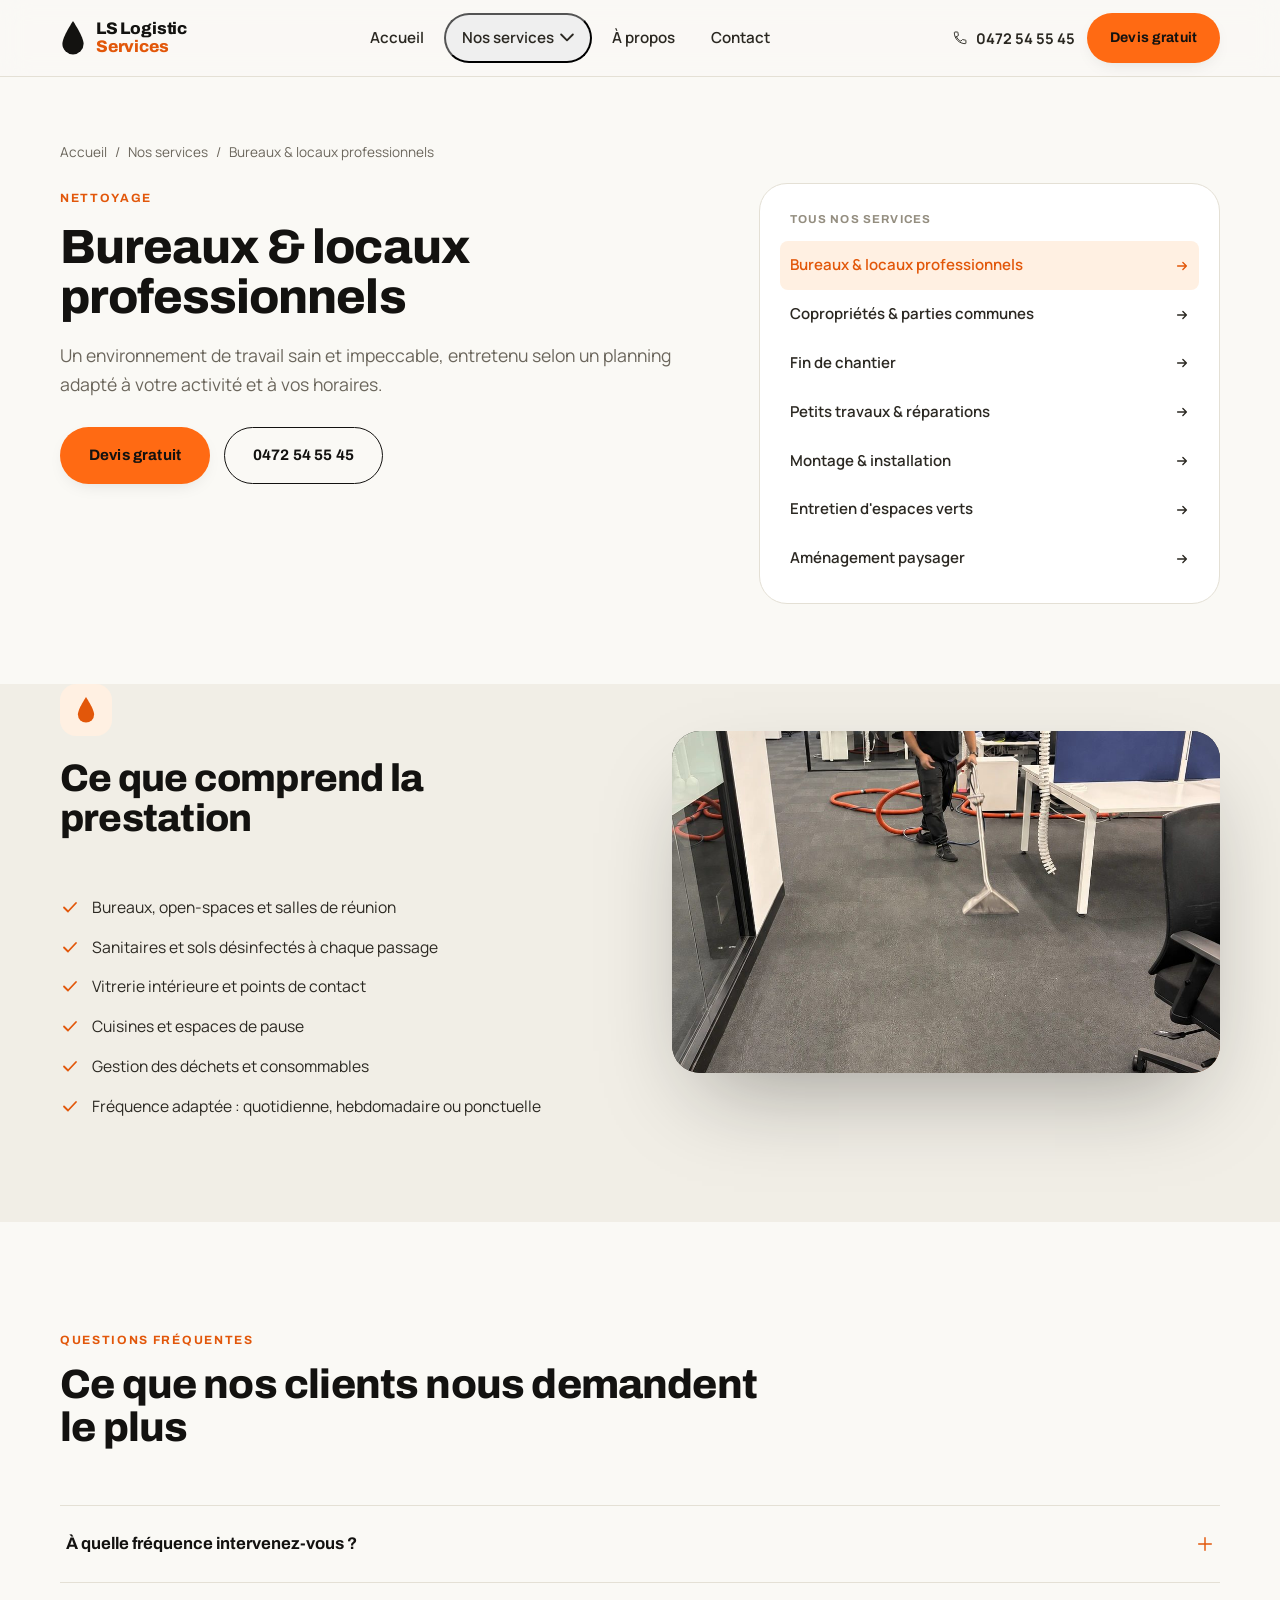
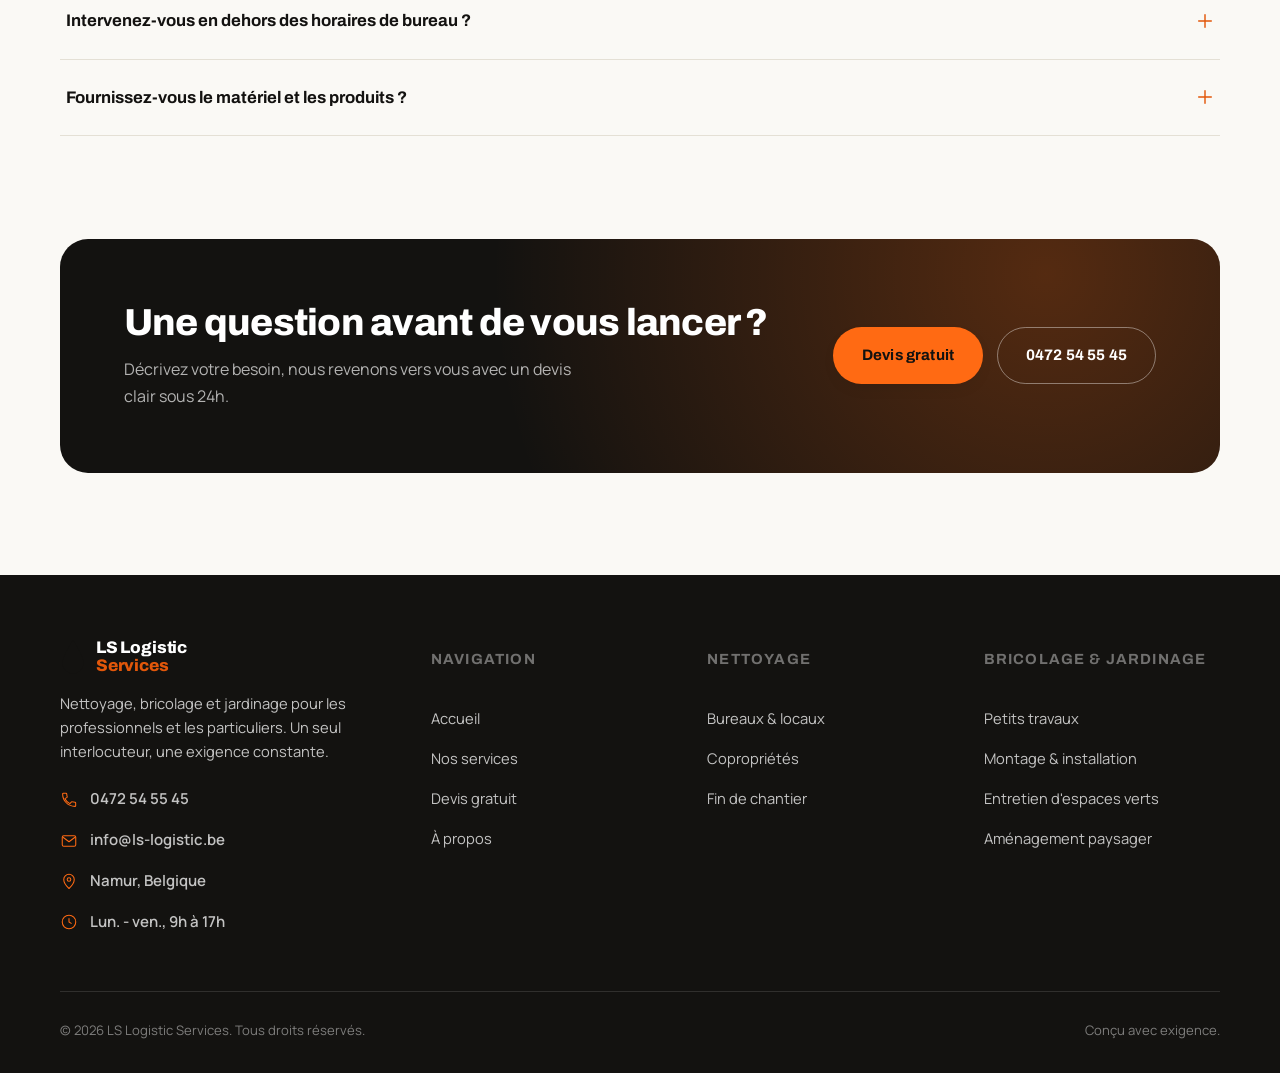
<file: service-nettoyage-bureaux.html>
<!DOCTYPE html>
<html lang="fr">
<head>
<meta charset="UTF-8" />
<meta name="viewport" content="width=device-width, initial-scale=1.0" />
<title>Bureaux &amp; locaux professionnels | LS Logistic Services</title>
<meta name="description" content="Un environnement de travail sain et impeccable, entretenu selon un planning adapté à votre activité et à vos horaires." />
<link rel="preconnect" href="https://fonts.googleapis.com" />
<link rel="preconnect" href="https://fonts.gstatic.com" crossorigin />
<link href="https://fonts.googleapis.com/css2?family=Archivo:wght@600;700;800&amp;family=Manrope:wght@400;500;600;700&amp;display=swap" rel="stylesheet" />
<link rel="stylesheet" href="assets/css/style.css" />
</head>
<body>

<header class="site-header">
  <div class="container nav">
    <a href="index.html" class="brand">
      <svg viewBox="0 0 24 32" fill="currentColor" aria-hidden="true"><path d="M12 0C12 0 2 15 2 21.5A10 10 0 0 0 22 21.5C22 15 12 0 12 0Z"/></svg>
      <span class="brand-name"><span>LS Logistic</span><span>Services</span></span>
    </a>

    <nav class="nav-links" aria-label="Navigation principale">
      <a href="index.html" class="nav-link">Accueil</a>
      <div class="has-mega">
        <button class="nav-link" data-mega-trigger type="button" aria-expanded="false" aria-haspopup="true">
          Nos services
          <svg viewBox="0 0 12 8" fill="none" aria-hidden="true"><path d="M1 1L6 6L11 1" stroke="currentColor" stroke-width="1.6" stroke-linecap="round" stroke-linejoin="round"/></svg>
        </button>
        <div class="mega" data-mega>
          <div class="mega-grid">
            <div>
              <div class="mega-col-title">Nettoyage</div>
              <a class="mega-link" href="service-nettoyage-bureaux.html">Bureaux &amp; locaux professionnels</a>
              <a class="mega-link" href="service-nettoyage-copropriete.html">Copropriétés &amp; parties communes</a>
              <a class="mega-link" href="service-nettoyage-fin-chantier.html">Fin de chantier</a>
            </div>
            <div>
              <div class="mega-col-title">Bricolage</div>
              <a class="mega-link" href="service-bricolage-petits-travaux.html">Petits travaux &amp; réparations</a>
              <a class="mega-link" href="service-bricolage-montage.html">Montage &amp; installation</a>
            </div>
            <div>
              <div class="mega-col-title">Jardinage</div>
              <a class="mega-link" href="service-jardinage-entretien.html">Entretien d'espaces verts</a>
              <a class="mega-link" href="service-jardinage-amenagement.html">Aménagement paysager</a>
            </div>
          </div>
          <div class="mega-foot">
            <span class="field-help">7 services, une seule équipe de confiance.</span>
            <a href="services.html">Voir tous nos services →</a>
          </div>
        </div>
      </div>
      <a href="index.html#a-propos" class="nav-link">À propos</a>
      <a href="index.html#contact" class="nav-link">Contact</a>
    </nav>

    <div class="nav-actions">
      <a href="tel:+32472545545" class="nav-phone">
        <svg width="16" height="16" viewBox="0 0 24 24" fill="none" aria-hidden="true"><path d="M6.6 10.2c1.4 2.8 3.8 5.2 6.6 6.6l2.2-2.2c.3-.3.7-.4 1-.2 1.1.4 2.3.6 3.5.6.6 0 1 .4 1 1V19.5c0 .6-.4 1-1 1C10.9 20.5 3.5 13.1 3.5 4c0-.6.4-1 1-1H8c.6 0 1 .4 1 1 0 1.2.2 2.4.6 3.5.1.3 0 .7-.2 1L6.6 10.2Z" stroke="currentColor" stroke-width="1.4" stroke-linejoin="round" stroke-linecap="round"/></svg>
        0472 54 55 45
      </a>
      <a href="devis.html?service=nettoyage-bureaux" class="btn btn-primary nav-cta">Devis gratuit</a>
      <button class="nav-toggle" data-nav-toggle type="button" aria-label="Ouvrir le menu" aria-expanded="false">
        <svg viewBox="0 0 20 20" fill="none" aria-hidden="true"><path d="M3 5H17M3 10H17M3 15H17" stroke="currentColor" stroke-width="1.6" stroke-linecap="round"/></svg>
      </button>
    </div>
  </div>

  <div class="mobile-panel" data-mobile-panel>
    <a href="index.html" class="mobile-link">Accueil</a>
    <button class="mobile-link" data-mobile-sub-toggle type="button" aria-expanded="false" style="width:100%;border:none;background:none;text-align:left;">
      Nos services
      <svg width="16" height="16" viewBox="0 0 12 8" fill="none" aria-hidden="true"><path d="M1 1L6 6L11 1" stroke="currentColor" stroke-width="1.6" stroke-linecap="round" stroke-linejoin="round"/></svg>
    </button>
    <div class="mobile-sub" data-mobile-sub>
      <a href="service-nettoyage-bureaux.html">Nettoyage : Bureaux &amp; locaux</a>
      <a href="service-nettoyage-copropriete.html">Nettoyage : Copropriétés</a>
      <a href="service-nettoyage-fin-chantier.html">Nettoyage : Fin de chantier</a>
      <a href="service-bricolage-petits-travaux.html">Bricolage : Petits travaux</a>
      <a href="service-bricolage-montage.html">Bricolage : Montage &amp; installation</a>
      <a href="service-jardinage-entretien.html">Jardinage : Entretien</a>
      <a href="service-jardinage-amenagement.html">Jardinage : Aménagement</a>
      <a href="services.html">Voir tous nos services</a>
    </div>
    <a href="index.html#a-propos" class="mobile-link">À propos</a>
    <a href="index.html#contact" class="mobile-link">Contact</a>
    <a href="devis.html?service=nettoyage-bureaux" class="btn btn-primary btn-block mobile-cta">Devis gratuit</a>
  </div>
</header>

<main>

  <section class="page-hero">
    <div class="container">
      <div class="crumb">
        <a href="index.html">Accueil</a>
        <span>/</span>
        <a href="services.html">Nos services</a>
        <span>/</span>
        <span>Bureaux &amp; locaux professionnels</span>
      </div>
      <div class="page-hero-top">
        <div data-reveal>
          <span class="eyebrow">Nettoyage</span>
          <h1 style="margin-top:12px;">Bureaux &amp; locaux professionnels</h1>
          <p class="lede" style="margin-top:18px;">Un environnement de travail sain et impeccable, entretenu selon un planning adapté à votre activité et à vos horaires.</p>
          <div class="hero-actions" style="margin-top:28px;">
            <a href="devis.html?service=nettoyage-bureaux" class="btn btn-primary">Devis gratuit</a>
            <a href="tel:+32472545545" class="btn btn-outline">0472 54 55 45</a>
          </div>
        </div>
        <div data-reveal data-reveal-delay="120">
<div class="service-nav">
          <div class="service-nav-title">Tous nos services</div>
      <a href="service-nettoyage-bureaux.html" aria-current="page">Bureaux &amp; locaux professionnels<svg viewBox="0 0 16 16" fill="none" aria-hidden="true"><path d="M3 8H13M13 8L9 4M13 8L9 12" stroke="currentColor" stroke-width="1.6" stroke-linecap="round" stroke-linejoin="round"/></svg></a>
      <a href="service-nettoyage-copropriete.html">Copropriétés &amp; parties communes<svg viewBox="0 0 16 16" fill="none" aria-hidden="true"><path d="M3 8H13M13 8L9 4M13 8L9 12" stroke="currentColor" stroke-width="1.6" stroke-linecap="round" stroke-linejoin="round"/></svg></a>
      <a href="service-nettoyage-fin-chantier.html">Fin de chantier<svg viewBox="0 0 16 16" fill="none" aria-hidden="true"><path d="M3 8H13M13 8L9 4M13 8L9 12" stroke="currentColor" stroke-width="1.6" stroke-linecap="round" stroke-linejoin="round"/></svg></a>
      <a href="service-bricolage-petits-travaux.html">Petits travaux &amp; réparations<svg viewBox="0 0 16 16" fill="none" aria-hidden="true"><path d="M3 8H13M13 8L9 4M13 8L9 12" stroke="currentColor" stroke-width="1.6" stroke-linecap="round" stroke-linejoin="round"/></svg></a>
      <a href="service-bricolage-montage.html">Montage &amp; installation<svg viewBox="0 0 16 16" fill="none" aria-hidden="true"><path d="M3 8H13M13 8L9 4M13 8L9 12" stroke="currentColor" stroke-width="1.6" stroke-linecap="round" stroke-linejoin="round"/></svg></a>
      <a href="service-jardinage-entretien.html">Entretien d'espaces verts<svg viewBox="0 0 16 16" fill="none" aria-hidden="true"><path d="M3 8H13M13 8L9 4M13 8L9 12" stroke="currentColor" stroke-width="1.6" stroke-linecap="round" stroke-linejoin="round"/></svg></a>
      <a href="service-jardinage-amenagement.html">Aménagement paysager<svg viewBox="0 0 16 16" fill="none" aria-hidden="true"><path d="M3 8H13M13 8L9 4M13 8L9 12" stroke="currentColor" stroke-width="1.6" stroke-linecap="round" stroke-linejoin="round"/></svg></a>
        </div>
        </div>
      </div>
    </div>
  </section>

  <section class="section section--alt" style="padding-top:0;">
    <div class="container split">
      <div data-reveal>
        <div class="tile-icon" style="color:#e2570a;"><svg viewBox="0 0 24 32" fill="currentColor" aria-hidden="true"><path d="M12 0C12 0 2 15 2 21.5A10 10 0 0 0 22 21.5C22 15 12 0 12 0Z"/></svg></div>
        <h2 style="margin-top:22px;font-size:clamp(1.9rem, 3.2vw, 2.4rem);">Ce que comprend la prestation</h2>
        <div class="check-list mt-lg">
          <div class="check-item">
            <svg viewBox="0 0 20 20" fill="none" aria-hidden="true"><path d="M4 10.5L8 14.5L16 6" stroke="currentColor" stroke-width="1.8" stroke-linecap="round" stroke-linejoin="round"/></svg>
            <span>Bureaux, open-spaces et salles de réunion</span>
          </div>
          <div class="check-item">
            <svg viewBox="0 0 20 20" fill="none" aria-hidden="true"><path d="M4 10.5L8 14.5L16 6" stroke="currentColor" stroke-width="1.8" stroke-linecap="round" stroke-linejoin="round"/></svg>
            <span>Sanitaires et sols désinfectés à chaque passage</span>
          </div>
          <div class="check-item">
            <svg viewBox="0 0 20 20" fill="none" aria-hidden="true"><path d="M4 10.5L8 14.5L16 6" stroke="currentColor" stroke-width="1.8" stroke-linecap="round" stroke-linejoin="round"/></svg>
            <span>Vitrerie intérieure et points de contact</span>
          </div>
          <div class="check-item">
            <svg viewBox="0 0 20 20" fill="none" aria-hidden="true"><path d="M4 10.5L8 14.5L16 6" stroke="currentColor" stroke-width="1.8" stroke-linecap="round" stroke-linejoin="round"/></svg>
            <span>Cuisines et espaces de pause</span>
          </div>
          <div class="check-item">
            <svg viewBox="0 0 20 20" fill="none" aria-hidden="true"><path d="M4 10.5L8 14.5L16 6" stroke="currentColor" stroke-width="1.8" stroke-linecap="round" stroke-linejoin="round"/></svg>
            <span>Gestion des déchets et consommables</span>
          </div>
          <div class="check-item">
            <svg viewBox="0 0 20 20" fill="none" aria-hidden="true"><path d="M4 10.5L8 14.5L16 6" stroke="currentColor" stroke-width="1.8" stroke-linecap="round" stroke-linejoin="round"/></svg>
            <span>Fréquence adaptée : quotidienne, hebdomadaire ou ponctuelle</span>
          </div>
        </div>
      </div>
      <div data-reveal data-reveal-delay="120">
        <div class="media-frame ratio-wide">
          <img src="assets/img/team-nettoyage-bureaux.jpg" alt="Technicien LS Logistic Services nettoyant la moquette d'un bureau" loading="lazy" decoding="async" style="position:absolute;inset:0;width:100%;height:100%;object-fit:cover;" />
        </div>
      </div>
    </div>
  </section>

  <section class="section">
    <div class="container">
      <div class="section-head" data-reveal>
        <span class="eyebrow">Questions fréquentes</span>
        <h2>Ce que nos clients nous demandent le plus</h2>
      </div>
      <div class="faq">
        <div class="faq-item">
          <button class="faq-q" type="button" aria-expanded="false">
            À quelle fréquence intervenez-vous ?
            <svg viewBox="0 0 20 20" fill="none" aria-hidden="true"><path d="M10 3V17M3 10H17" stroke="currentColor" stroke-width="1.6" stroke-linecap="round"/></svg>
          </button>
          <div class="faq-a">
            <p>Selon vos besoins : passages quotidiens, hebdomadaires ou ponctuels. La fréquence est définie ensemble lors du devis et peut évoluer dans le temps.</p>
          </div>
        </div>
        <div class="faq-item">
          <button class="faq-q" type="button" aria-expanded="false">
            Intervenez-vous en dehors des horaires de bureau ?
            <svg viewBox="0 0 20 20" fill="none" aria-hidden="true"><path d="M10 3V17M3 10H17" stroke="currentColor" stroke-width="1.6" stroke-linecap="round"/></svg>
          </button>
          <div class="faq-a">
            <p>Oui. La plupart des interventions ont lieu tôt le matin, en soirée ou le week-end, pour ne jamais perturber votre activité.</p>
          </div>
        </div>
        <div class="faq-item">
          <button class="faq-q" type="button" aria-expanded="false">
            Fournissez-vous le matériel et les produits ?
            <svg viewBox="0 0 20 20" fill="none" aria-hidden="true"><path d="M10 3V17M3 10H17" stroke="currentColor" stroke-width="1.6" stroke-linecap="round"/></svg>
          </button>
          <div class="faq-a">
            <p>Oui, notre équipe intervient avec son propre matériel professionnel et des produits adaptés à chaque type de surface.</p>
          </div>
        </div>
      </div>
    </div>
  </section>

  <section class="section" style="padding-top:0;">
    <div class="container">
      <div class="cta-band" data-reveal>
        <div>
          <h2>Une question avant de vous lancer ?</h2>
          <p>Décrivez votre besoin, nous revenons vers vous avec un devis clair sous 24h.</p>
        </div>
        <div class="cta-band-actions">
          <a href="devis.html?service=nettoyage-bureaux" class="btn btn-primary">Devis gratuit</a>
          <a href="tel:+32472545545" class="btn btn-outline-light">0472 54 55 45</a>
        </div>
      </div>
    </div>
  </section>

</main>

<footer class="site-footer" id="contact">
  <div class="container">
    <div class="footer-grid">
      <div class="footer-brand">
        <a href="index.html" class="brand">
          <svg viewBox="0 0 24 32" fill="currentColor" aria-hidden="true"><path d="M12 0C12 0 2 15 2 21.5A10 10 0 0 0 22 21.5C22 15 12 0 12 0Z"/></svg>
          <span class="brand-name"><span>LS Logistic</span><span>Services</span></span>
        </a>
        <p>Nettoyage, bricolage et jardinage pour les professionnels et les particuliers. Un seul interlocuteur, une exigence constante.</p>
        <div class="side-contact" style="margin-top:24px;">
          <a href="tel:+32472545545">
            <svg viewBox="0 0 24 24" fill="none" aria-hidden="true"><path d="M6.6 10.2c1.4 2.8 3.8 5.2 6.6 6.6l2.2-2.2c.3-.3.7-.4 1-.2 1.1.4 2.3.6 3.5.6.6 0 1 .4 1 1V19.5c0 .6-.4 1-1 1C10.9 20.5 3.5 13.1 3.5 4c0-.6.4-1 1-1H8c.6 0 1 .4 1 1 0 1.2.2 2.4.6 3.5.1.3 0 .7-.2 1L6.6 10.2Z" stroke="currentColor" stroke-width="1.4" stroke-linejoin="round" stroke-linecap="round"/></svg>
            0472 54 55 45
          </a>
          <a href="mailto:info@ls-logistic.be">
            <svg viewBox="0 0 24 24" fill="none" aria-hidden="true"><rect x="3" y="5" width="18" height="14" rx="2" stroke="currentColor" stroke-width="1.4"/><path d="M4 7L12 13L20 7" stroke="currentColor" stroke-width="1.4" stroke-linecap="round" stroke-linejoin="round"/></svg>
            info@ls-logistic.be
          </a>
          <div>
            <svg viewBox="0 0 24 24" fill="none" aria-hidden="true"><path d="M12 22C12 22 19 15.4 19 10A7 7 0 0 0 5 10C5 15.4 12 22 12 22Z" stroke="currentColor" stroke-width="1.4" stroke-linejoin="round"/><circle cx="12" cy="10" r="2.4" stroke="currentColor" stroke-width="1.4"/></svg>
            Namur, Belgique
          </div>
          <div>
            <svg viewBox="0 0 24 24" fill="none" aria-hidden="true"><circle cx="12" cy="12" r="9" stroke="currentColor" stroke-width="1.4"/><path d="M12 7.5V12L15 13.8" stroke="currentColor" stroke-width="1.4" stroke-linecap="round" stroke-linejoin="round"/></svg>
            Lun. - ven., 9h à 17h
          </div>
        </div>
      </div>
      <div class="footer-col">
        <div class="footer-col-title">Navigation</div>
        <a href="index.html">Accueil</a>
        <a href="services.html">Nos services</a>
        <a href="devis.html">Devis gratuit</a>
        <a href="index.html#a-propos">À propos</a>
      </div>
      <div class="footer-col">
        <div class="footer-col-title">Nettoyage</div>
        <a href="service-nettoyage-bureaux.html">Bureaux &amp; locaux</a>
        <a href="service-nettoyage-copropriete.html">Copropriétés</a>
        <a href="service-nettoyage-fin-chantier.html">Fin de chantier</a>
      </div>
      <div class="footer-col">
        <div class="footer-col-title">Bricolage &amp; jardinage</div>
        <a href="service-bricolage-petits-travaux.html">Petits travaux</a>
        <a href="service-bricolage-montage.html">Montage &amp; installation</a>
        <a href="service-jardinage-entretien.html">Entretien d'espaces verts</a>
        <a href="service-jardinage-amenagement.html">Aménagement paysager</a>
      </div>
    </div>
    <div class="footer-bottom">
      <span>© 2026 LS Logistic Services. Tous droits réservés.</span>
      <span>Conçu avec exigence.</span>
    </div>
  </div>
</footer>

<script src="assets/js/main.js"></script>
</body>
</html>
</file>
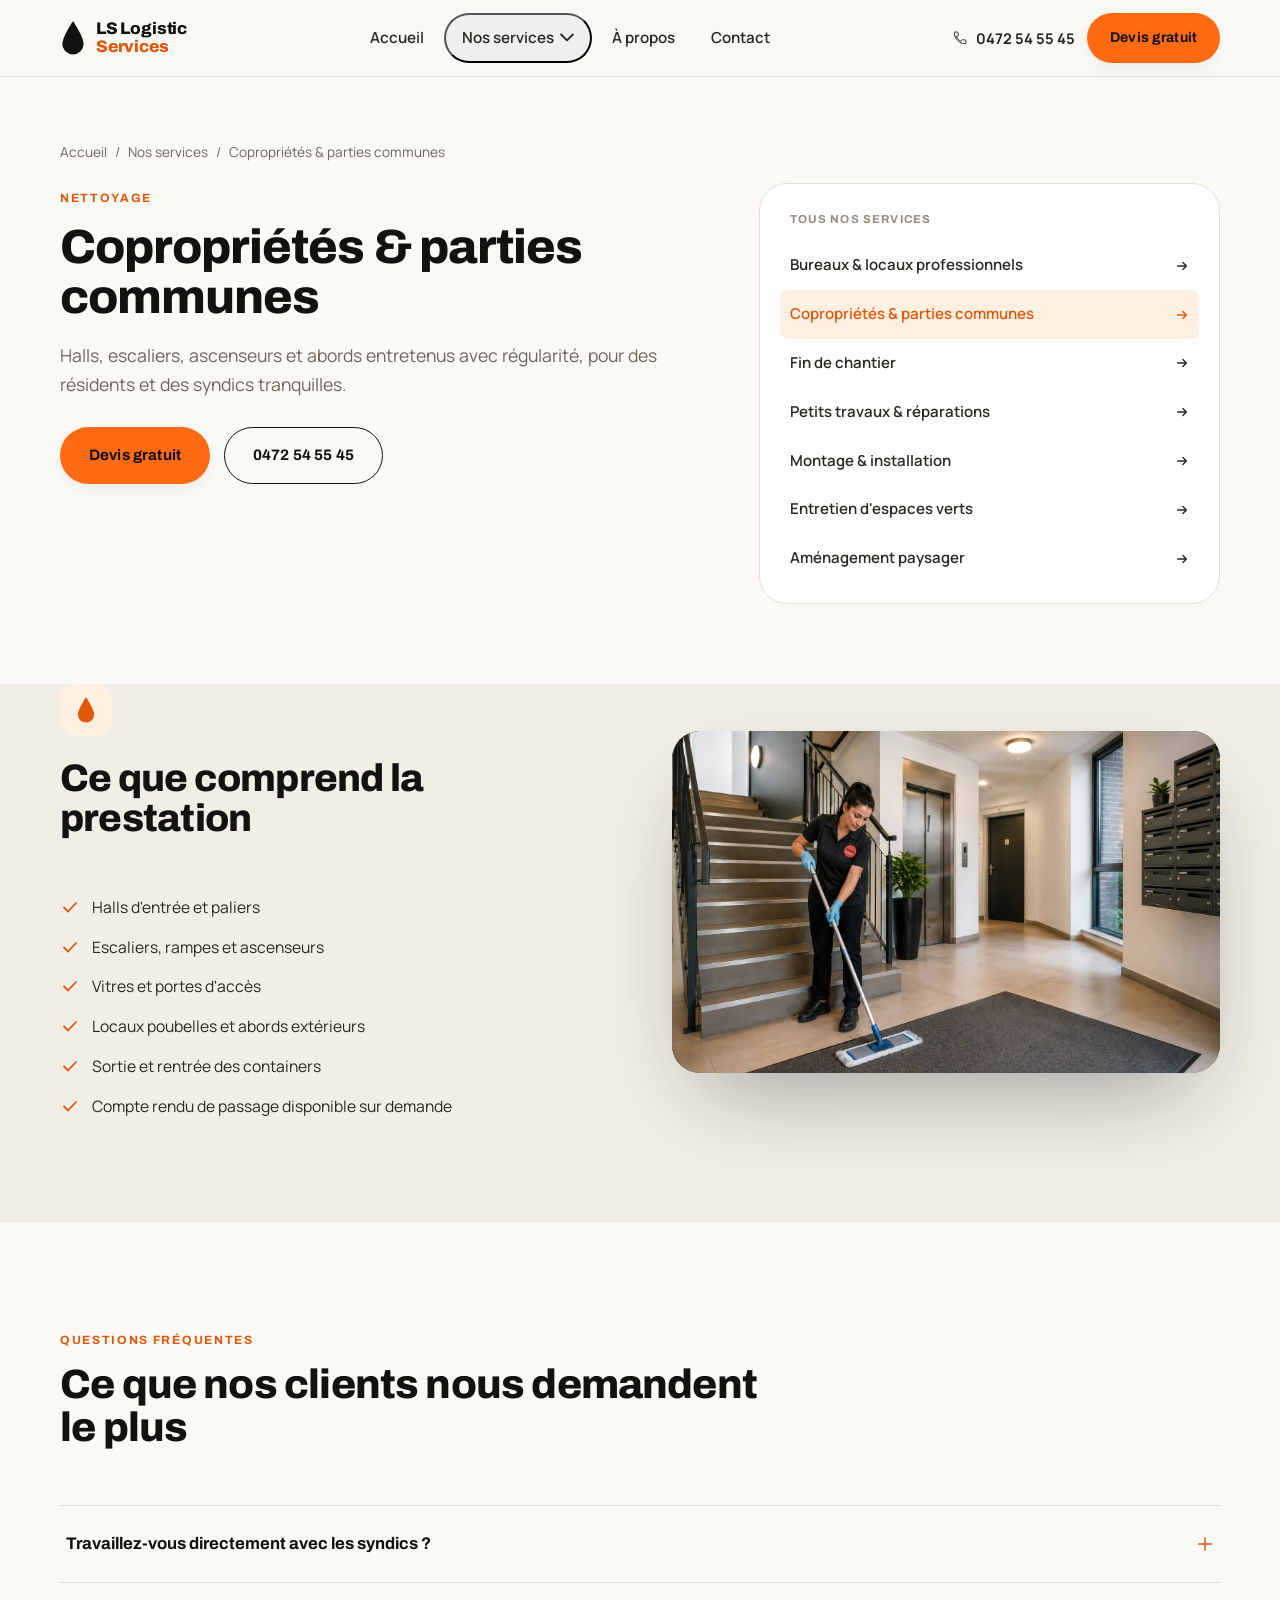
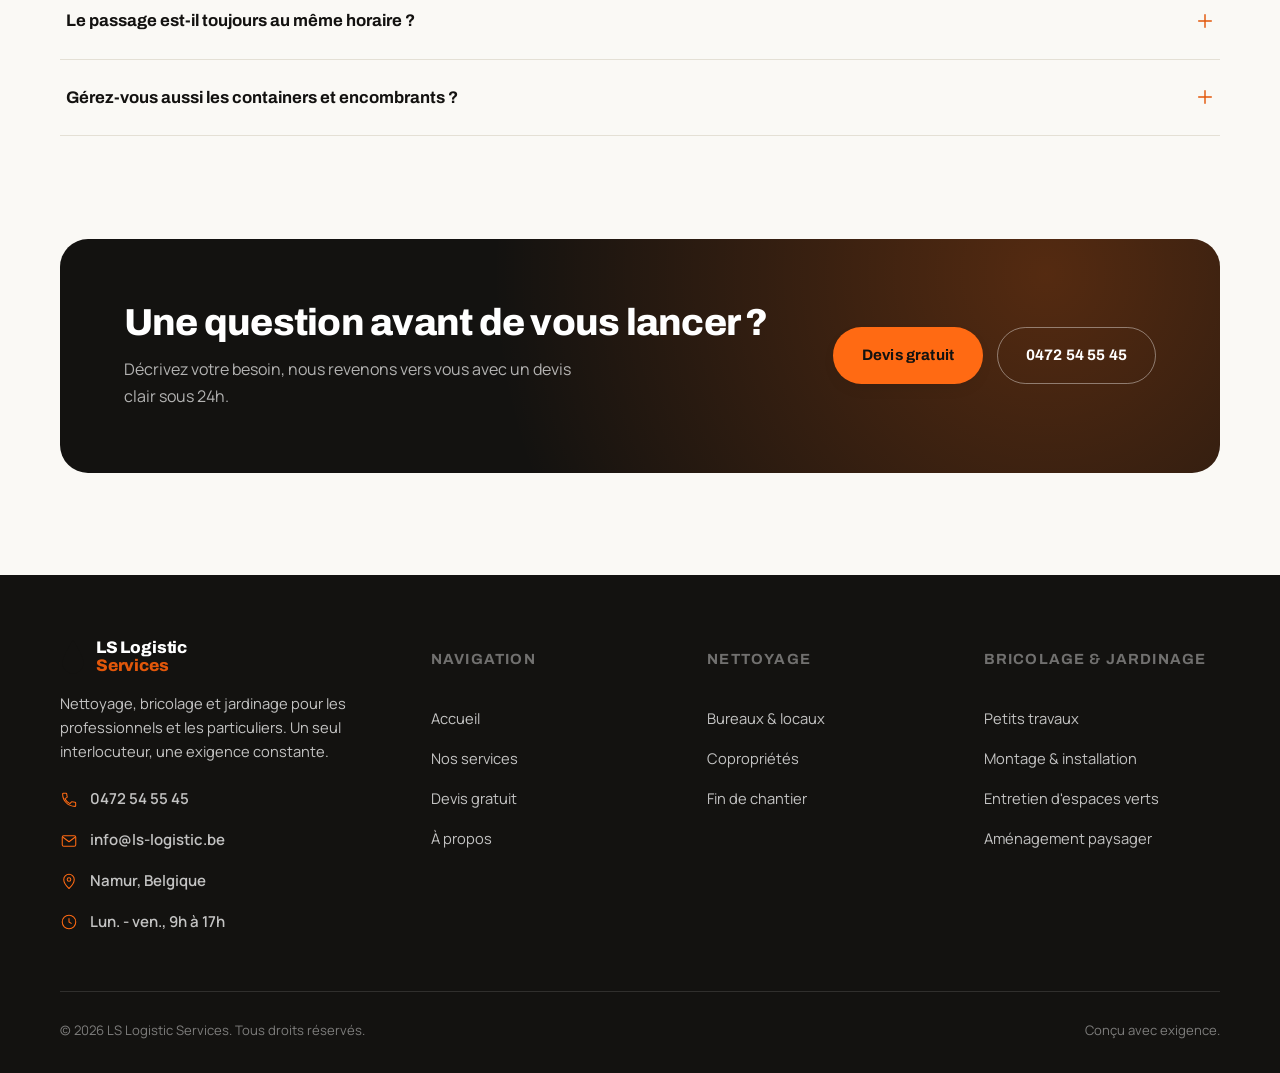
<file: service-nettoyage-copropriete.html>
<!DOCTYPE html>
<html lang="fr">
<head>
<meta charset="UTF-8" />
<meta name="viewport" content="width=device-width, initial-scale=1.0" />
<title>Copropriétés &amp; parties communes | LS Logistic Services</title>
<meta name="description" content="Halls, escaliers, ascenseurs et abords entretenus avec régularité, pour des résidents et des syndics tranquilles." />
<link rel="preconnect" href="https://fonts.googleapis.com" />
<link rel="preconnect" href="https://fonts.gstatic.com" crossorigin />
<link href="https://fonts.googleapis.com/css2?family=Archivo:wght@600;700;800&amp;family=Manrope:wght@400;500;600;700&amp;display=swap" rel="stylesheet" />
<link rel="stylesheet" href="assets/css/style.css" />
</head>
<body>

<header class="site-header">
  <div class="container nav">
    <a href="index.html" class="brand">
      <svg viewBox="0 0 24 32" fill="currentColor" aria-hidden="true"><path d="M12 0C12 0 2 15 2 21.5A10 10 0 0 0 22 21.5C22 15 12 0 12 0Z"/></svg>
      <span class="brand-name"><span>LS Logistic</span><span>Services</span></span>
    </a>

    <nav class="nav-links" aria-label="Navigation principale">
      <a href="index.html" class="nav-link">Accueil</a>
      <div class="has-mega">
        <button class="nav-link" data-mega-trigger type="button" aria-expanded="false" aria-haspopup="true">
          Nos services
          <svg viewBox="0 0 12 8" fill="none" aria-hidden="true"><path d="M1 1L6 6L11 1" stroke="currentColor" stroke-width="1.6" stroke-linecap="round" stroke-linejoin="round"/></svg>
        </button>
        <div class="mega" data-mega>
          <div class="mega-grid">
            <div>
              <div class="mega-col-title">Nettoyage</div>
              <a class="mega-link" href="service-nettoyage-bureaux.html">Bureaux &amp; locaux professionnels</a>
              <a class="mega-link" href="service-nettoyage-copropriete.html">Copropriétés &amp; parties communes</a>
              <a class="mega-link" href="service-nettoyage-fin-chantier.html">Fin de chantier</a>
            </div>
            <div>
              <div class="mega-col-title">Bricolage</div>
              <a class="mega-link" href="service-bricolage-petits-travaux.html">Petits travaux &amp; réparations</a>
              <a class="mega-link" href="service-bricolage-montage.html">Montage &amp; installation</a>
            </div>
            <div>
              <div class="mega-col-title">Jardinage</div>
              <a class="mega-link" href="service-jardinage-entretien.html">Entretien d'espaces verts</a>
              <a class="mega-link" href="service-jardinage-amenagement.html">Aménagement paysager</a>
            </div>
          </div>
          <div class="mega-foot">
            <span class="field-help">7 services, une seule équipe de confiance.</span>
            <a href="services.html">Voir tous nos services →</a>
          </div>
        </div>
      </div>
      <a href="index.html#a-propos" class="nav-link">À propos</a>
      <a href="index.html#contact" class="nav-link">Contact</a>
    </nav>

    <div class="nav-actions">
      <a href="tel:+32472545545" class="nav-phone">
        <svg width="16" height="16" viewBox="0 0 24 24" fill="none" aria-hidden="true"><path d="M6.6 10.2c1.4 2.8 3.8 5.2 6.6 6.6l2.2-2.2c.3-.3.7-.4 1-.2 1.1.4 2.3.6 3.5.6.6 0 1 .4 1 1V19.5c0 .6-.4 1-1 1C10.9 20.5 3.5 13.1 3.5 4c0-.6.4-1 1-1H8c.6 0 1 .4 1 1 0 1.2.2 2.4.6 3.5.1.3 0 .7-.2 1L6.6 10.2Z" stroke="currentColor" stroke-width="1.4" stroke-linejoin="round" stroke-linecap="round"/></svg>
        0472 54 55 45
      </a>
      <a href="devis.html?service=nettoyage-copropriete" class="btn btn-primary nav-cta">Devis gratuit</a>
      <button class="nav-toggle" data-nav-toggle type="button" aria-label="Ouvrir le menu" aria-expanded="false">
        <svg viewBox="0 0 20 20" fill="none" aria-hidden="true"><path d="M3 5H17M3 10H17M3 15H17" stroke="currentColor" stroke-width="1.6" stroke-linecap="round"/></svg>
      </button>
    </div>
  </div>

  <div class="mobile-panel" data-mobile-panel>
    <a href="index.html" class="mobile-link">Accueil</a>
    <button class="mobile-link" data-mobile-sub-toggle type="button" aria-expanded="false" style="width:100%;border:none;background:none;text-align:left;">
      Nos services
      <svg width="16" height="16" viewBox="0 0 12 8" fill="none" aria-hidden="true"><path d="M1 1L6 6L11 1" stroke="currentColor" stroke-width="1.6" stroke-linecap="round" stroke-linejoin="round"/></svg>
    </button>
    <div class="mobile-sub" data-mobile-sub>
      <a href="service-nettoyage-bureaux.html">Nettoyage : Bureaux &amp; locaux</a>
      <a href="service-nettoyage-copropriete.html">Nettoyage : Copropriétés</a>
      <a href="service-nettoyage-fin-chantier.html">Nettoyage : Fin de chantier</a>
      <a href="service-bricolage-petits-travaux.html">Bricolage : Petits travaux</a>
      <a href="service-bricolage-montage.html">Bricolage : Montage &amp; installation</a>
      <a href="service-jardinage-entretien.html">Jardinage : Entretien</a>
      <a href="service-jardinage-amenagement.html">Jardinage : Aménagement</a>
      <a href="services.html">Voir tous nos services</a>
    </div>
    <a href="index.html#a-propos" class="mobile-link">À propos</a>
    <a href="index.html#contact" class="mobile-link">Contact</a>
    <a href="devis.html?service=nettoyage-copropriete" class="btn btn-primary btn-block mobile-cta">Devis gratuit</a>
  </div>
</header>

<main>

  <section class="page-hero">
    <div class="container">
      <div class="crumb">
        <a href="index.html">Accueil</a>
        <span>/</span>
        <a href="services.html">Nos services</a>
        <span>/</span>
        <span>Copropriétés &amp; parties communes</span>
      </div>
      <div class="page-hero-top">
        <div data-reveal>
          <span class="eyebrow">Nettoyage</span>
          <h1 style="margin-top:12px;">Copropriétés &amp; parties communes</h1>
          <p class="lede" style="margin-top:18px;">Halls, escaliers, ascenseurs et abords entretenus avec régularité, pour des résidents et des syndics tranquilles.</p>
          <div class="hero-actions" style="margin-top:28px;">
            <a href="devis.html?service=nettoyage-copropriete" class="btn btn-primary">Devis gratuit</a>
            <a href="tel:+32472545545" class="btn btn-outline">0472 54 55 45</a>
          </div>
        </div>
        <div data-reveal data-reveal-delay="120">
<div class="service-nav">
          <div class="service-nav-title">Tous nos services</div>
      <a href="service-nettoyage-bureaux.html">Bureaux &amp; locaux professionnels<svg viewBox="0 0 16 16" fill="none" aria-hidden="true"><path d="M3 8H13M13 8L9 4M13 8L9 12" stroke="currentColor" stroke-width="1.6" stroke-linecap="round" stroke-linejoin="round"/></svg></a>
      <a href="service-nettoyage-copropriete.html" aria-current="page">Copropriétés &amp; parties communes<svg viewBox="0 0 16 16" fill="none" aria-hidden="true"><path d="M3 8H13M13 8L9 4M13 8L9 12" stroke="currentColor" stroke-width="1.6" stroke-linecap="round" stroke-linejoin="round"/></svg></a>
      <a href="service-nettoyage-fin-chantier.html">Fin de chantier<svg viewBox="0 0 16 16" fill="none" aria-hidden="true"><path d="M3 8H13M13 8L9 4M13 8L9 12" stroke="currentColor" stroke-width="1.6" stroke-linecap="round" stroke-linejoin="round"/></svg></a>
      <a href="service-bricolage-petits-travaux.html">Petits travaux &amp; réparations<svg viewBox="0 0 16 16" fill="none" aria-hidden="true"><path d="M3 8H13M13 8L9 4M13 8L9 12" stroke="currentColor" stroke-width="1.6" stroke-linecap="round" stroke-linejoin="round"/></svg></a>
      <a href="service-bricolage-montage.html">Montage &amp; installation<svg viewBox="0 0 16 16" fill="none" aria-hidden="true"><path d="M3 8H13M13 8L9 4M13 8L9 12" stroke="currentColor" stroke-width="1.6" stroke-linecap="round" stroke-linejoin="round"/></svg></a>
      <a href="service-jardinage-entretien.html">Entretien d'espaces verts<svg viewBox="0 0 16 16" fill="none" aria-hidden="true"><path d="M3 8H13M13 8L9 4M13 8L9 12" stroke="currentColor" stroke-width="1.6" stroke-linecap="round" stroke-linejoin="round"/></svg></a>
      <a href="service-jardinage-amenagement.html">Aménagement paysager<svg viewBox="0 0 16 16" fill="none" aria-hidden="true"><path d="M3 8H13M13 8L9 4M13 8L9 12" stroke="currentColor" stroke-width="1.6" stroke-linecap="round" stroke-linejoin="round"/></svg></a>
        </div>
        </div>
      </div>
    </div>
  </section>

  <section class="section section--alt" style="padding-top:0;">
    <div class="container split">
      <div data-reveal>
        <div class="tile-icon" style="color:#e2570a;"><svg viewBox="0 0 24 32" fill="currentColor" aria-hidden="true"><path d="M12 0C12 0 2 15 2 21.5A10 10 0 0 0 22 21.5C22 15 12 0 12 0Z"/></svg></div>
        <h2 style="margin-top:22px;font-size:clamp(1.9rem, 3.2vw, 2.4rem);">Ce que comprend la prestation</h2>
        <div class="check-list mt-lg">
          <div class="check-item">
            <svg viewBox="0 0 20 20" fill="none" aria-hidden="true"><path d="M4 10.5L8 14.5L16 6" stroke="currentColor" stroke-width="1.8" stroke-linecap="round" stroke-linejoin="round"/></svg>
            <span>Halls d'entrée et paliers</span>
          </div>
          <div class="check-item">
            <svg viewBox="0 0 20 20" fill="none" aria-hidden="true"><path d="M4 10.5L8 14.5L16 6" stroke="currentColor" stroke-width="1.8" stroke-linecap="round" stroke-linejoin="round"/></svg>
            <span>Escaliers, rampes et ascenseurs</span>
          </div>
          <div class="check-item">
            <svg viewBox="0 0 20 20" fill="none" aria-hidden="true"><path d="M4 10.5L8 14.5L16 6" stroke="currentColor" stroke-width="1.8" stroke-linecap="round" stroke-linejoin="round"/></svg>
            <span>Vitres et portes d'accès</span>
          </div>
          <div class="check-item">
            <svg viewBox="0 0 20 20" fill="none" aria-hidden="true"><path d="M4 10.5L8 14.5L16 6" stroke="currentColor" stroke-width="1.8" stroke-linecap="round" stroke-linejoin="round"/></svg>
            <span>Locaux poubelles et abords extérieurs</span>
          </div>
          <div class="check-item">
            <svg viewBox="0 0 20 20" fill="none" aria-hidden="true"><path d="M4 10.5L8 14.5L16 6" stroke="currentColor" stroke-width="1.8" stroke-linecap="round" stroke-linejoin="round"/></svg>
            <span>Sortie et rentrée des containers</span>
          </div>
          <div class="check-item">
            <svg viewBox="0 0 20 20" fill="none" aria-hidden="true"><path d="M4 10.5L8 14.5L16 6" stroke="currentColor" stroke-width="1.8" stroke-linecap="round" stroke-linejoin="round"/></svg>
            <span>Compte rendu de passage disponible sur demande</span>
          </div>
        </div>
      </div>
      <div data-reveal data-reveal-delay="120">
        <div class="media-frame ratio-wide">
          <img src="assets/img/team-nettoyage-copropriete.jpg" alt="Agente d'entretien nettoyant le hall d'une copropriété" loading="lazy" decoding="async" style="position:absolute;inset:0;width:100%;height:100%;object-fit:cover;" />
        </div>
      </div>
    </div>
  </section>

  <section class="section">
    <div class="container">
      <div class="section-head" data-reveal>
        <span class="eyebrow">Questions fréquentes</span>
        <h2>Ce que nos clients nous demandent le plus</h2>
      </div>
      <div class="faq">
        <div class="faq-item">
          <button class="faq-q" type="button" aria-expanded="false">
            Travaillez-vous directement avec les syndics ?
            <svg viewBox="0 0 20 20" fill="none" aria-hidden="true"><path d="M10 3V17M3 10H17" stroke="currentColor" stroke-width="1.6" stroke-linecap="round"/></svg>
          </button>
          <div class="faq-a">
            <p>Oui, nous établissons un devis et un planning en lien avec le syndic ou le conseil syndical, selon l'interlocuteur désigné par la copropriété.</p>
          </div>
        </div>
        <div class="faq-item">
          <button class="faq-q" type="button" aria-expanded="false">
            Le passage est-il toujours au même horaire ?
            <svg viewBox="0 0 20 20" fill="none" aria-hidden="true"><path d="M10 3V17M3 10H17" stroke="currentColor" stroke-width="1.6" stroke-linecap="round"/></svg>
          </button>
          <div class="faq-a">
            <p>Nous fixons un créneau régulier avec vous, pour que les résidents sachent à quel moment attendre notre passage.</p>
          </div>
        </div>
        <div class="faq-item">
          <button class="faq-q" type="button" aria-expanded="false">
            Gérez-vous aussi les containers et encombrants ?
            <svg viewBox="0 0 20 20" fill="none" aria-hidden="true"><path d="M10 3V17M3 10H17" stroke="currentColor" stroke-width="1.6" stroke-linecap="round"/></svg>
          </button>
          <div class="faq-a">
            <p>La sortie et la rentrée des containers peuvent être incluses dans la prestation, selon ce qui est convenu au devis.</p>
          </div>
        </div>
      </div>
    </div>
  </section>

  <section class="section" style="padding-top:0;">
    <div class="container">
      <div class="cta-band" data-reveal>
        <div>
          <h2>Une question avant de vous lancer ?</h2>
          <p>Décrivez votre besoin, nous revenons vers vous avec un devis clair sous 24h.</p>
        </div>
        <div class="cta-band-actions">
          <a href="devis.html?service=nettoyage-copropriete" class="btn btn-primary">Devis gratuit</a>
          <a href="tel:+32472545545" class="btn btn-outline-light">0472 54 55 45</a>
        </div>
      </div>
    </div>
  </section>

</main>

<footer class="site-footer" id="contact">
  <div class="container">
    <div class="footer-grid">
      <div class="footer-brand">
        <a href="index.html" class="brand">
          <svg viewBox="0 0 24 32" fill="currentColor" aria-hidden="true"><path d="M12 0C12 0 2 15 2 21.5A10 10 0 0 0 22 21.5C22 15 12 0 12 0Z"/></svg>
          <span class="brand-name"><span>LS Logistic</span><span>Services</span></span>
        </a>
        <p>Nettoyage, bricolage et jardinage pour les professionnels et les particuliers. Un seul interlocuteur, une exigence constante.</p>
        <div class="side-contact" style="margin-top:24px;">
          <a href="tel:+32472545545">
            <svg viewBox="0 0 24 24" fill="none" aria-hidden="true"><path d="M6.6 10.2c1.4 2.8 3.8 5.2 6.6 6.6l2.2-2.2c.3-.3.7-.4 1-.2 1.1.4 2.3.6 3.5.6.6 0 1 .4 1 1V19.5c0 .6-.4 1-1 1C10.9 20.5 3.5 13.1 3.5 4c0-.6.4-1 1-1H8c.6 0 1 .4 1 1 0 1.2.2 2.4.6 3.5.1.3 0 .7-.2 1L6.6 10.2Z" stroke="currentColor" stroke-width="1.4" stroke-linejoin="round" stroke-linecap="round"/></svg>
            0472 54 55 45
          </a>
          <a href="mailto:info@ls-logistic.be">
            <svg viewBox="0 0 24 24" fill="none" aria-hidden="true"><rect x="3" y="5" width="18" height="14" rx="2" stroke="currentColor" stroke-width="1.4"/><path d="M4 7L12 13L20 7" stroke="currentColor" stroke-width="1.4" stroke-linecap="round" stroke-linejoin="round"/></svg>
            info@ls-logistic.be
          </a>
          <div>
            <svg viewBox="0 0 24 24" fill="none" aria-hidden="true"><path d="M12 22C12 22 19 15.4 19 10A7 7 0 0 0 5 10C5 15.4 12 22 12 22Z" stroke="currentColor" stroke-width="1.4" stroke-linejoin="round"/><circle cx="12" cy="10" r="2.4" stroke="currentColor" stroke-width="1.4"/></svg>
            Namur, Belgique
          </div>
          <div>
            <svg viewBox="0 0 24 24" fill="none" aria-hidden="true"><circle cx="12" cy="12" r="9" stroke="currentColor" stroke-width="1.4"/><path d="M12 7.5V12L15 13.8" stroke="currentColor" stroke-width="1.4" stroke-linecap="round" stroke-linejoin="round"/></svg>
            Lun. - ven., 9h à 17h
          </div>
        </div>
      </div>
      <div class="footer-col">
        <div class="footer-col-title">Navigation</div>
        <a href="index.html">Accueil</a>
        <a href="services.html">Nos services</a>
        <a href="devis.html">Devis gratuit</a>
        <a href="index.html#a-propos">À propos</a>
      </div>
      <div class="footer-col">
        <div class="footer-col-title">Nettoyage</div>
        <a href="service-nettoyage-bureaux.html">Bureaux &amp; locaux</a>
        <a href="service-nettoyage-copropriete.html">Copropriétés</a>
        <a href="service-nettoyage-fin-chantier.html">Fin de chantier</a>
      </div>
      <div class="footer-col">
        <div class="footer-col-title">Bricolage &amp; jardinage</div>
        <a href="service-bricolage-petits-travaux.html">Petits travaux</a>
        <a href="service-bricolage-montage.html">Montage &amp; installation</a>
        <a href="service-jardinage-entretien.html">Entretien d'espaces verts</a>
        <a href="service-jardinage-amenagement.html">Aménagement paysager</a>
      </div>
    </div>
    <div class="footer-bottom">
      <span>© 2026 LS Logistic Services. Tous droits réservés.</span>
      <span>Conçu avec exigence.</span>
    </div>
  </div>
</footer>

<script src="assets/js/main.js"></script>
</body>
</html>
</file>
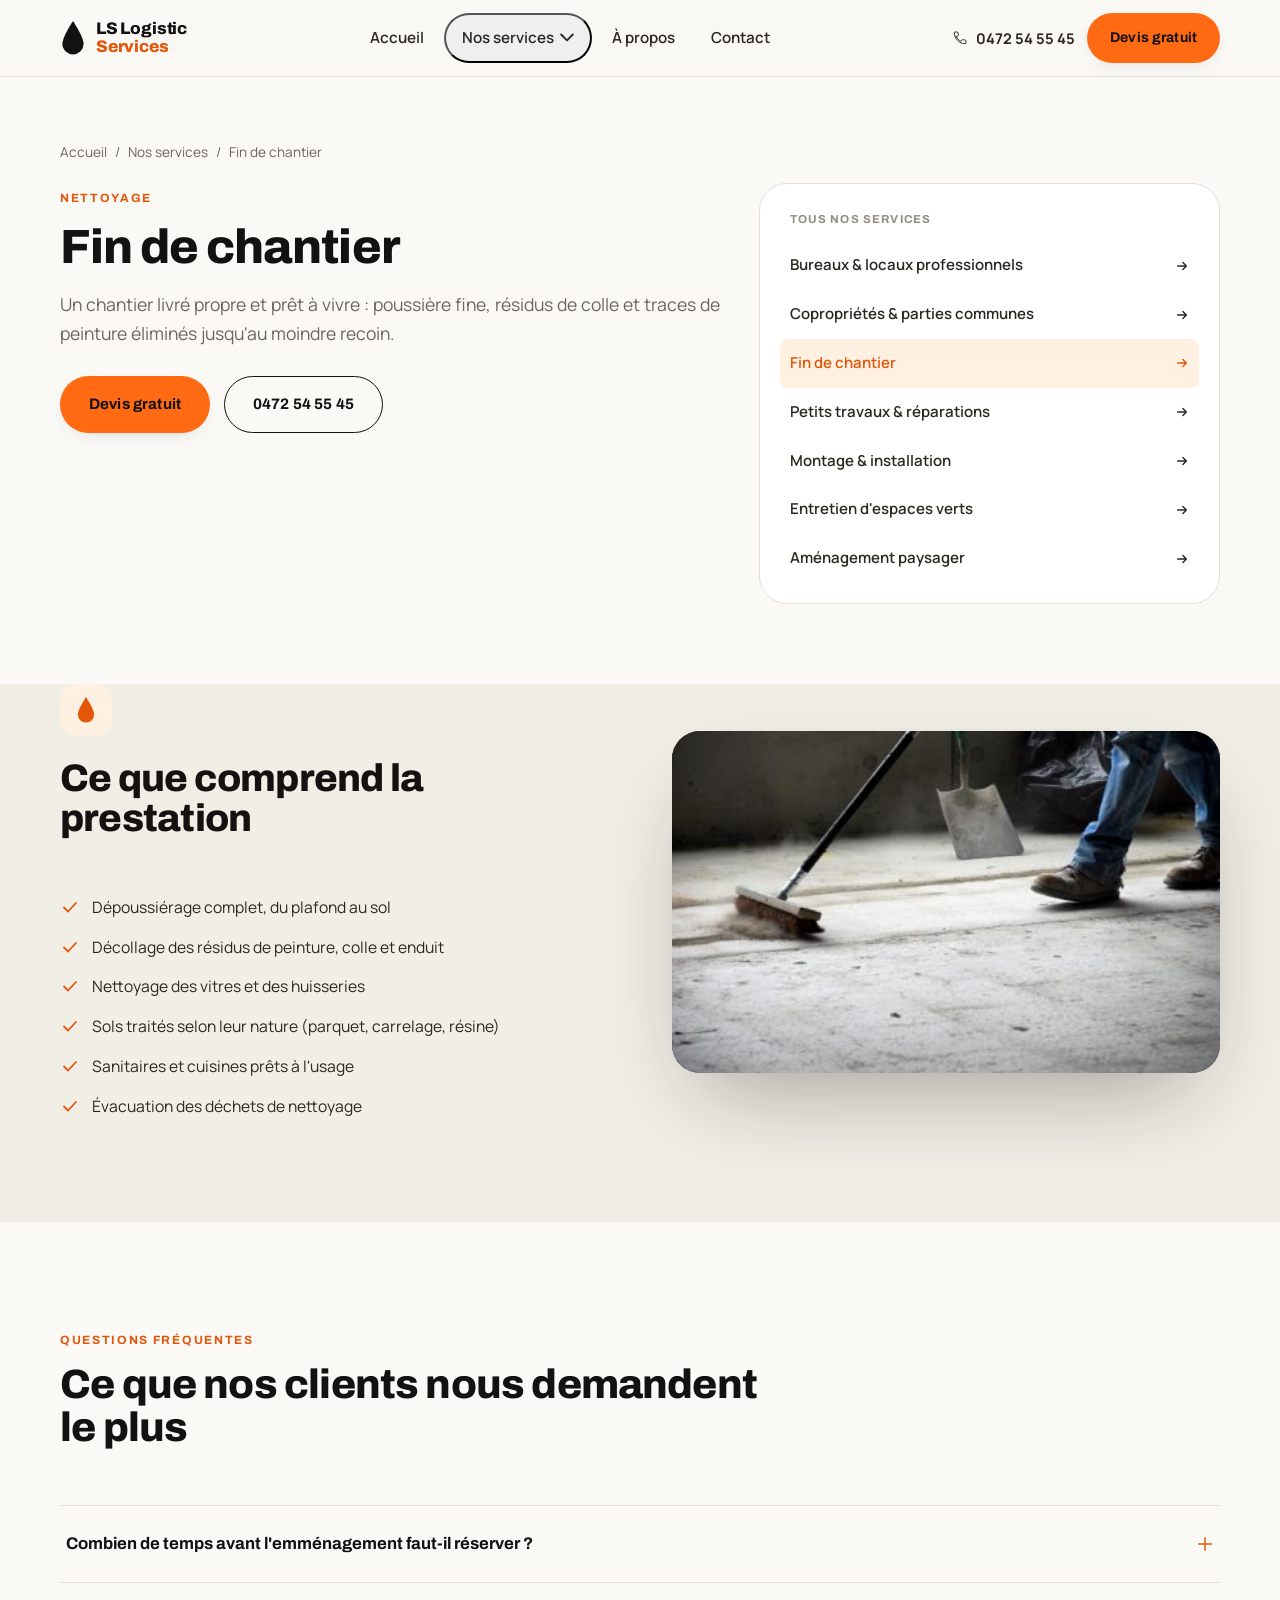
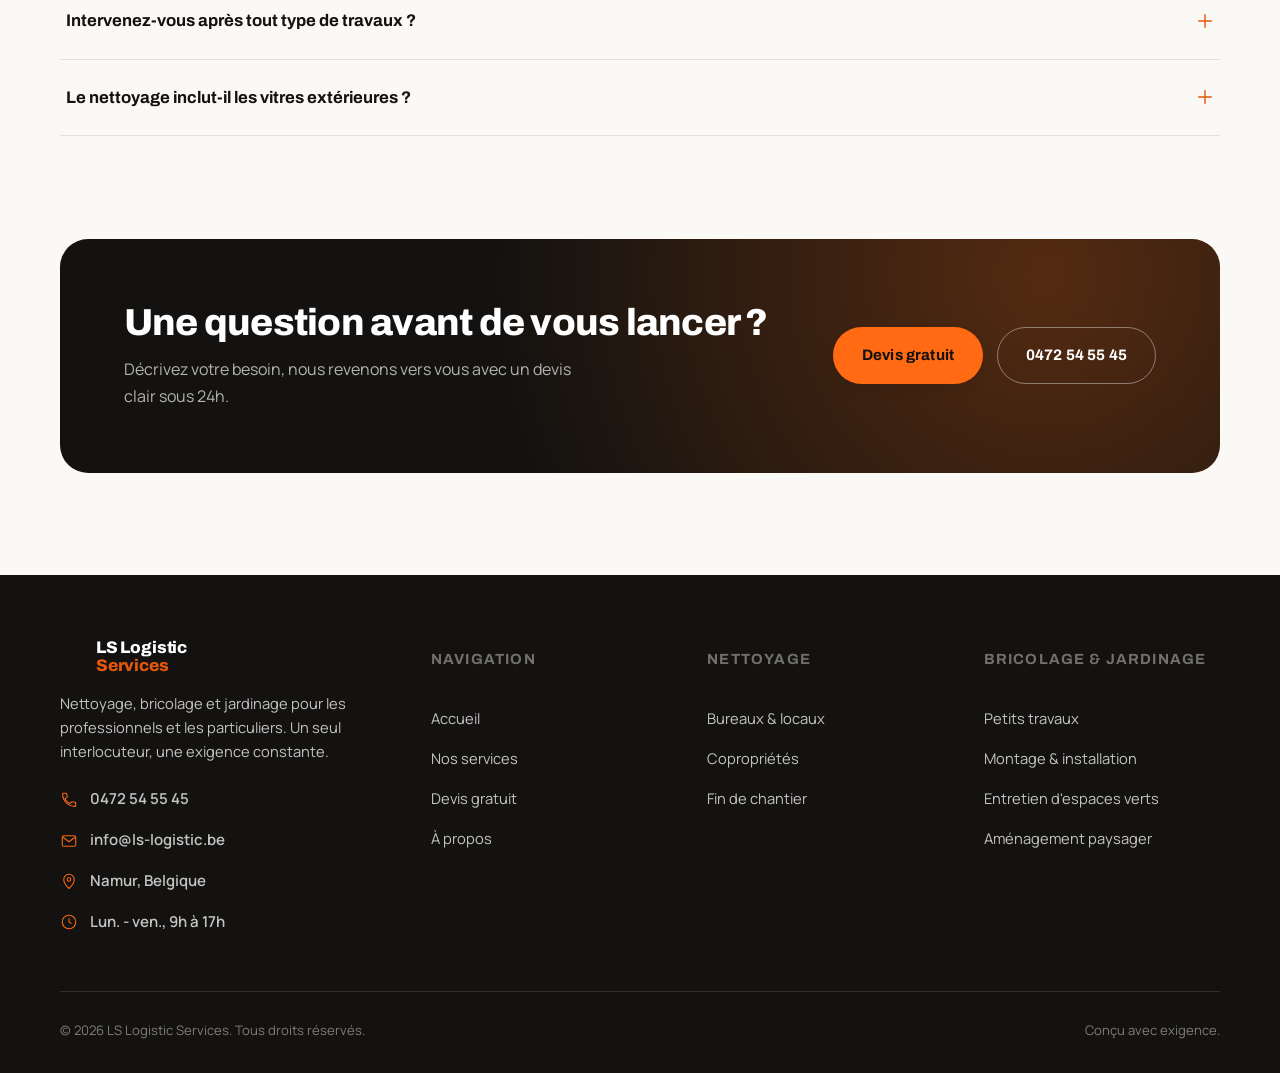
<file: service-nettoyage-fin-chantier.html>
<!DOCTYPE html>
<html lang="fr">
<head>
<meta charset="UTF-8" />
<meta name="viewport" content="width=device-width, initial-scale=1.0" />
<title>Fin de chantier | LS Logistic Services</title>
<meta name="description" content="Un chantier livré propre et prêt à vivre : poussière fine, résidus de colle et traces de peinture éliminés jusqu'au moindre recoin." />
<link rel="preconnect" href="https://fonts.googleapis.com" />
<link rel="preconnect" href="https://fonts.gstatic.com" crossorigin />
<link href="https://fonts.googleapis.com/css2?family=Archivo:wght@600;700;800&amp;family=Manrope:wght@400;500;600;700&amp;display=swap" rel="stylesheet" />
<link rel="stylesheet" href="assets/css/style.css" />
</head>
<body>

<header class="site-header">
  <div class="container nav">
    <a href="index.html" class="brand">
      <svg viewBox="0 0 24 32" fill="currentColor" aria-hidden="true"><path d="M12 0C12 0 2 15 2 21.5A10 10 0 0 0 22 21.5C22 15 12 0 12 0Z"/></svg>
      <span class="brand-name"><span>LS Logistic</span><span>Services</span></span>
    </a>

    <nav class="nav-links" aria-label="Navigation principale">
      <a href="index.html" class="nav-link">Accueil</a>
      <div class="has-mega">
        <button class="nav-link" data-mega-trigger type="button" aria-expanded="false" aria-haspopup="true">
          Nos services
          <svg viewBox="0 0 12 8" fill="none" aria-hidden="true"><path d="M1 1L6 6L11 1" stroke="currentColor" stroke-width="1.6" stroke-linecap="round" stroke-linejoin="round"/></svg>
        </button>
        <div class="mega" data-mega>
          <div class="mega-grid">
            <div>
              <div class="mega-col-title">Nettoyage</div>
              <a class="mega-link" href="service-nettoyage-bureaux.html">Bureaux &amp; locaux professionnels</a>
              <a class="mega-link" href="service-nettoyage-copropriete.html">Copropriétés &amp; parties communes</a>
              <a class="mega-link" href="service-nettoyage-fin-chantier.html">Fin de chantier</a>
            </div>
            <div>
              <div class="mega-col-title">Bricolage</div>
              <a class="mega-link" href="service-bricolage-petits-travaux.html">Petits travaux &amp; réparations</a>
              <a class="mega-link" href="service-bricolage-montage.html">Montage &amp; installation</a>
            </div>
            <div>
              <div class="mega-col-title">Jardinage</div>
              <a class="mega-link" href="service-jardinage-entretien.html">Entretien d'espaces verts</a>
              <a class="mega-link" href="service-jardinage-amenagement.html">Aménagement paysager</a>
            </div>
          </div>
          <div class="mega-foot">
            <span class="field-help">7 services, une seule équipe de confiance.</span>
            <a href="services.html">Voir tous nos services →</a>
          </div>
        </div>
      </div>
      <a href="index.html#a-propos" class="nav-link">À propos</a>
      <a href="index.html#contact" class="nav-link">Contact</a>
    </nav>

    <div class="nav-actions">
      <a href="tel:+32472545545" class="nav-phone">
        <svg width="16" height="16" viewBox="0 0 24 24" fill="none" aria-hidden="true"><path d="M6.6 10.2c1.4 2.8 3.8 5.2 6.6 6.6l2.2-2.2c.3-.3.7-.4 1-.2 1.1.4 2.3.6 3.5.6.6 0 1 .4 1 1V19.5c0 .6-.4 1-1 1C10.9 20.5 3.5 13.1 3.5 4c0-.6.4-1 1-1H8c.6 0 1 .4 1 1 0 1.2.2 2.4.6 3.5.1.3 0 .7-.2 1L6.6 10.2Z" stroke="currentColor" stroke-width="1.4" stroke-linejoin="round" stroke-linecap="round"/></svg>
        0472 54 55 45
      </a>
      <a href="devis.html?service=nettoyage-fin-chantier" class="btn btn-primary nav-cta">Devis gratuit</a>
      <button class="nav-toggle" data-nav-toggle type="button" aria-label="Ouvrir le menu" aria-expanded="false">
        <svg viewBox="0 0 20 20" fill="none" aria-hidden="true"><path d="M3 5H17M3 10H17M3 15H17" stroke="currentColor" stroke-width="1.6" stroke-linecap="round"/></svg>
      </button>
    </div>
  </div>

  <div class="mobile-panel" data-mobile-panel>
    <a href="index.html" class="mobile-link">Accueil</a>
    <button class="mobile-link" data-mobile-sub-toggle type="button" aria-expanded="false" style="width:100%;border:none;background:none;text-align:left;">
      Nos services
      <svg width="16" height="16" viewBox="0 0 12 8" fill="none" aria-hidden="true"><path d="M1 1L6 6L11 1" stroke="currentColor" stroke-width="1.6" stroke-linecap="round" stroke-linejoin="round"/></svg>
    </button>
    <div class="mobile-sub" data-mobile-sub>
      <a href="service-nettoyage-bureaux.html">Nettoyage : Bureaux &amp; locaux</a>
      <a href="service-nettoyage-copropriete.html">Nettoyage : Copropriétés</a>
      <a href="service-nettoyage-fin-chantier.html">Nettoyage : Fin de chantier</a>
      <a href="service-bricolage-petits-travaux.html">Bricolage : Petits travaux</a>
      <a href="service-bricolage-montage.html">Bricolage : Montage &amp; installation</a>
      <a href="service-jardinage-entretien.html">Jardinage : Entretien</a>
      <a href="service-jardinage-amenagement.html">Jardinage : Aménagement</a>
      <a href="services.html">Voir tous nos services</a>
    </div>
    <a href="index.html#a-propos" class="mobile-link">À propos</a>
    <a href="index.html#contact" class="mobile-link">Contact</a>
    <a href="devis.html?service=nettoyage-fin-chantier" class="btn btn-primary btn-block mobile-cta">Devis gratuit</a>
  </div>
</header>

<main>

  <section class="page-hero">
    <div class="container">
      <div class="crumb">
        <a href="index.html">Accueil</a>
        <span>/</span>
        <a href="services.html">Nos services</a>
        <span>/</span>
        <span>Fin de chantier</span>
      </div>
      <div class="page-hero-top">
        <div data-reveal>
          <span class="eyebrow">Nettoyage</span>
          <h1 style="margin-top:12px;">Fin de chantier</h1>
          <p class="lede" style="margin-top:18px;">Un chantier livré propre et prêt à vivre : poussière fine, résidus de colle et traces de peinture éliminés jusqu'au moindre recoin.</p>
          <div class="hero-actions" style="margin-top:28px;">
            <a href="devis.html?service=nettoyage-fin-chantier" class="btn btn-primary">Devis gratuit</a>
            <a href="tel:+32472545545" class="btn btn-outline">0472 54 55 45</a>
          </div>
        </div>
        <div data-reveal data-reveal-delay="120">
<div class="service-nav">
          <div class="service-nav-title">Tous nos services</div>
      <a href="service-nettoyage-bureaux.html">Bureaux &amp; locaux professionnels<svg viewBox="0 0 16 16" fill="none" aria-hidden="true"><path d="M3 8H13M13 8L9 4M13 8L9 12" stroke="currentColor" stroke-width="1.6" stroke-linecap="round" stroke-linejoin="round"/></svg></a>
      <a href="service-nettoyage-copropriete.html">Copropriétés &amp; parties communes<svg viewBox="0 0 16 16" fill="none" aria-hidden="true"><path d="M3 8H13M13 8L9 4M13 8L9 12" stroke="currentColor" stroke-width="1.6" stroke-linecap="round" stroke-linejoin="round"/></svg></a>
      <a href="service-nettoyage-fin-chantier.html" aria-current="page">Fin de chantier<svg viewBox="0 0 16 16" fill="none" aria-hidden="true"><path d="M3 8H13M13 8L9 4M13 8L9 12" stroke="currentColor" stroke-width="1.6" stroke-linecap="round" stroke-linejoin="round"/></svg></a>
      <a href="service-bricolage-petits-travaux.html">Petits travaux &amp; réparations<svg viewBox="0 0 16 16" fill="none" aria-hidden="true"><path d="M3 8H13M13 8L9 4M13 8L9 12" stroke="currentColor" stroke-width="1.6" stroke-linecap="round" stroke-linejoin="round"/></svg></a>
      <a href="service-bricolage-montage.html">Montage &amp; installation<svg viewBox="0 0 16 16" fill="none" aria-hidden="true"><path d="M3 8H13M13 8L9 4M13 8L9 12" stroke="currentColor" stroke-width="1.6" stroke-linecap="round" stroke-linejoin="round"/></svg></a>
      <a href="service-jardinage-entretien.html">Entretien d'espaces verts<svg viewBox="0 0 16 16" fill="none" aria-hidden="true"><path d="M3 8H13M13 8L9 4M13 8L9 12" stroke="currentColor" stroke-width="1.6" stroke-linecap="round" stroke-linejoin="round"/></svg></a>
      <a href="service-jardinage-amenagement.html">Aménagement paysager<svg viewBox="0 0 16 16" fill="none" aria-hidden="true"><path d="M3 8H13M13 8L9 4M13 8L9 12" stroke="currentColor" stroke-width="1.6" stroke-linecap="round" stroke-linejoin="round"/></svg></a>
        </div>
        </div>
      </div>
    </div>
  </section>

  <section class="section section--alt" style="padding-top:0;">
    <div class="container split">
      <div data-reveal>
        <div class="tile-icon" style="color:#e2570a;"><svg viewBox="0 0 24 32" fill="currentColor" aria-hidden="true"><path d="M12 0C12 0 2 15 2 21.5A10 10 0 0 0 22 21.5C22 15 12 0 12 0Z"/></svg></div>
        <h2 style="margin-top:22px;font-size:clamp(1.9rem, 3.2vw, 2.4rem);">Ce que comprend la prestation</h2>
        <div class="check-list mt-lg">
          <div class="check-item">
            <svg viewBox="0 0 20 20" fill="none" aria-hidden="true"><path d="M4 10.5L8 14.5L16 6" stroke="currentColor" stroke-width="1.8" stroke-linecap="round" stroke-linejoin="round"/></svg>
            <span>Dépoussiérage complet, du plafond au sol</span>
          </div>
          <div class="check-item">
            <svg viewBox="0 0 20 20" fill="none" aria-hidden="true"><path d="M4 10.5L8 14.5L16 6" stroke="currentColor" stroke-width="1.8" stroke-linecap="round" stroke-linejoin="round"/></svg>
            <span>Décollage des résidus de peinture, colle et enduit</span>
          </div>
          <div class="check-item">
            <svg viewBox="0 0 20 20" fill="none" aria-hidden="true"><path d="M4 10.5L8 14.5L16 6" stroke="currentColor" stroke-width="1.8" stroke-linecap="round" stroke-linejoin="round"/></svg>
            <span>Nettoyage des vitres et des huisseries</span>
          </div>
          <div class="check-item">
            <svg viewBox="0 0 20 20" fill="none" aria-hidden="true"><path d="M4 10.5L8 14.5L16 6" stroke="currentColor" stroke-width="1.8" stroke-linecap="round" stroke-linejoin="round"/></svg>
            <span>Sols traités selon leur nature (parquet, carrelage, résine)</span>
          </div>
          <div class="check-item">
            <svg viewBox="0 0 20 20" fill="none" aria-hidden="true"><path d="M4 10.5L8 14.5L16 6" stroke="currentColor" stroke-width="1.8" stroke-linecap="round" stroke-linejoin="round"/></svg>
            <span>Sanitaires et cuisines prêts à l'usage</span>
          </div>
          <div class="check-item">
            <svg viewBox="0 0 20 20" fill="none" aria-hidden="true"><path d="M4 10.5L8 14.5L16 6" stroke="currentColor" stroke-width="1.8" stroke-linecap="round" stroke-linejoin="round"/></svg>
            <span>Évacuation des déchets de nettoyage</span>
          </div>
        </div>
      </div>
      <div data-reveal data-reveal-delay="120">
        <div class="media-frame ratio-wide">
          <img src="assets/img/team-nettoyage-fin-chantier.jpg" alt="Nettoyage de la poussière de chantier au balai" loading="lazy" decoding="async" style="position:absolute;inset:0;width:100%;height:100%;object-fit:cover;" />
        </div>
      </div>
    </div>
  </section>

  <section class="section">
    <div class="container">
      <div class="section-head" data-reveal>
        <span class="eyebrow">Questions fréquentes</span>
        <h2>Ce que nos clients nous demandent le plus</h2>
      </div>
      <div class="faq">
        <div class="faq-item">
          <button class="faq-q" type="button" aria-expanded="false">
            Combien de temps avant l'emménagement faut-il réserver ?
            <svg viewBox="0 0 20 20" fill="none" aria-hidden="true"><path d="M10 3V17M3 10H17" stroke="currentColor" stroke-width="1.6" stroke-linecap="round"/></svg>
          </button>
          <div class="faq-a">
            <p>Idéalement quelques jours avant la date prévue, pour que le chantier ait le temps de se stabiliser avant notre passage.</p>
          </div>
        </div>
        <div class="faq-item">
          <button class="faq-q" type="button" aria-expanded="false">
            Intervenez-vous après tout type de travaux ?
            <svg viewBox="0 0 20 20" fill="none" aria-hidden="true"><path d="M10 3V17M3 10H17" stroke="currentColor" stroke-width="1.6" stroke-linecap="round"/></svg>
          </button>
          <div class="faq-a">
            <p>Oui : rénovation complète, second œuvre, peinture ou petits travaux. Le devis s'ajuste à l'ampleur du chantier.</p>
          </div>
        </div>
        <div class="faq-item">
          <button class="faq-q" type="button" aria-expanded="false">
            Le nettoyage inclut-il les vitres extérieures ?
            <svg viewBox="0 0 20 20" fill="none" aria-hidden="true"><path d="M10 3V17M3 10H17" stroke="currentColor" stroke-width="1.6" stroke-linecap="round"/></svg>
          </button>
          <div class="faq-a">
            <p>Selon l'accessibilité du bâtiment, cela peut être inclus. Nous en discutons ensemble lors de la visite ou du devis.</p>
          </div>
        </div>
      </div>
    </div>
  </section>

  <section class="section" style="padding-top:0;">
    <div class="container">
      <div class="cta-band" data-reveal>
        <div>
          <h2>Une question avant de vous lancer ?</h2>
          <p>Décrivez votre besoin, nous revenons vers vous avec un devis clair sous 24h.</p>
        </div>
        <div class="cta-band-actions">
          <a href="devis.html?service=nettoyage-fin-chantier" class="btn btn-primary">Devis gratuit</a>
          <a href="tel:+32472545545" class="btn btn-outline-light">0472 54 55 45</a>
        </div>
      </div>
    </div>
  </section>

</main>

<footer class="site-footer" id="contact">
  <div class="container">
    <div class="footer-grid">
      <div class="footer-brand">
        <a href="index.html" class="brand">
          <svg viewBox="0 0 24 32" fill="currentColor" aria-hidden="true"><path d="M12 0C12 0 2 15 2 21.5A10 10 0 0 0 22 21.5C22 15 12 0 12 0Z"/></svg>
          <span class="brand-name"><span>LS Logistic</span><span>Services</span></span>
        </a>
        <p>Nettoyage, bricolage et jardinage pour les professionnels et les particuliers. Un seul interlocuteur, une exigence constante.</p>
        <div class="side-contact" style="margin-top:24px;">
          <a href="tel:+32472545545">
            <svg viewBox="0 0 24 24" fill="none" aria-hidden="true"><path d="M6.6 10.2c1.4 2.8 3.8 5.2 6.6 6.6l2.2-2.2c.3-.3.7-.4 1-.2 1.1.4 2.3.6 3.5.6.6 0 1 .4 1 1V19.5c0 .6-.4 1-1 1C10.9 20.5 3.5 13.1 3.5 4c0-.6.4-1 1-1H8c.6 0 1 .4 1 1 0 1.2.2 2.4.6 3.5.1.3 0 .7-.2 1L6.6 10.2Z" stroke="currentColor" stroke-width="1.4" stroke-linejoin="round" stroke-linecap="round"/></svg>
            0472 54 55 45
          </a>
          <a href="mailto:info@ls-logistic.be">
            <svg viewBox="0 0 24 24" fill="none" aria-hidden="true"><rect x="3" y="5" width="18" height="14" rx="2" stroke="currentColor" stroke-width="1.4"/><path d="M4 7L12 13L20 7" stroke="currentColor" stroke-width="1.4" stroke-linecap="round" stroke-linejoin="round"/></svg>
            info@ls-logistic.be
          </a>
          <div>
            <svg viewBox="0 0 24 24" fill="none" aria-hidden="true"><path d="M12 22C12 22 19 15.4 19 10A7 7 0 0 0 5 10C5 15.4 12 22 12 22Z" stroke="currentColor" stroke-width="1.4" stroke-linejoin="round"/><circle cx="12" cy="10" r="2.4" stroke="currentColor" stroke-width="1.4"/></svg>
            Namur, Belgique
          </div>
          <div>
            <svg viewBox="0 0 24 24" fill="none" aria-hidden="true"><circle cx="12" cy="12" r="9" stroke="currentColor" stroke-width="1.4"/><path d="M12 7.5V12L15 13.8" stroke="currentColor" stroke-width="1.4" stroke-linecap="round" stroke-linejoin="round"/></svg>
            Lun. - ven., 9h à 17h
          </div>
        </div>
      </div>
      <div class="footer-col">
        <div class="footer-col-title">Navigation</div>
        <a href="index.html">Accueil</a>
        <a href="services.html">Nos services</a>
        <a href="devis.html">Devis gratuit</a>
        <a href="index.html#a-propos">À propos</a>
      </div>
      <div class="footer-col">
        <div class="footer-col-title">Nettoyage</div>
        <a href="service-nettoyage-bureaux.html">Bureaux &amp; locaux</a>
        <a href="service-nettoyage-copropriete.html">Copropriétés</a>
        <a href="service-nettoyage-fin-chantier.html">Fin de chantier</a>
      </div>
      <div class="footer-col">
        <div class="footer-col-title">Bricolage &amp; jardinage</div>
        <a href="service-bricolage-petits-travaux.html">Petits travaux</a>
        <a href="service-bricolage-montage.html">Montage &amp; installation</a>
        <a href="service-jardinage-entretien.html">Entretien d'espaces verts</a>
        <a href="service-jardinage-amenagement.html">Aménagement paysager</a>
      </div>
    </div>
    <div class="footer-bottom">
      <span>© 2026 LS Logistic Services. Tous droits réservés.</span>
      <span>Conçu avec exigence.</span>
    </div>
  </div>
</footer>

<script src="assets/js/main.js"></script>
</body>
</html>
</file>
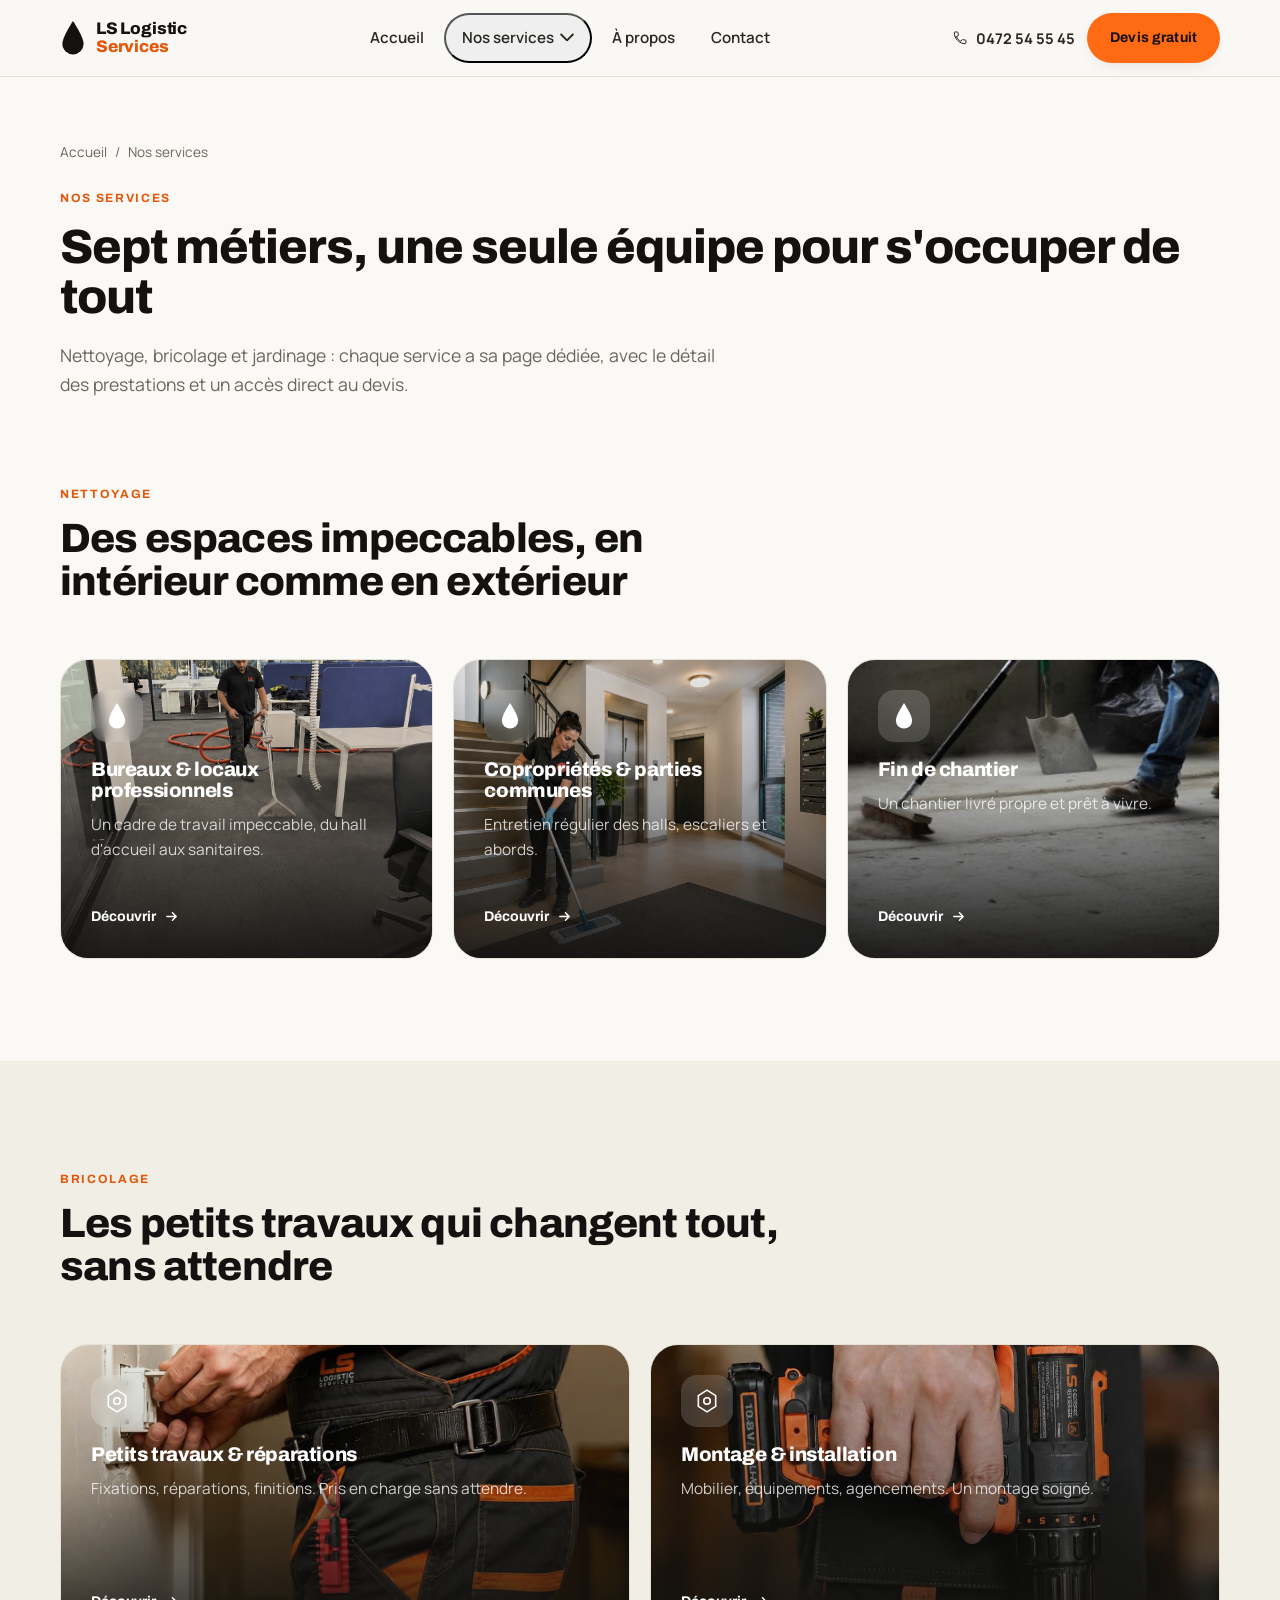
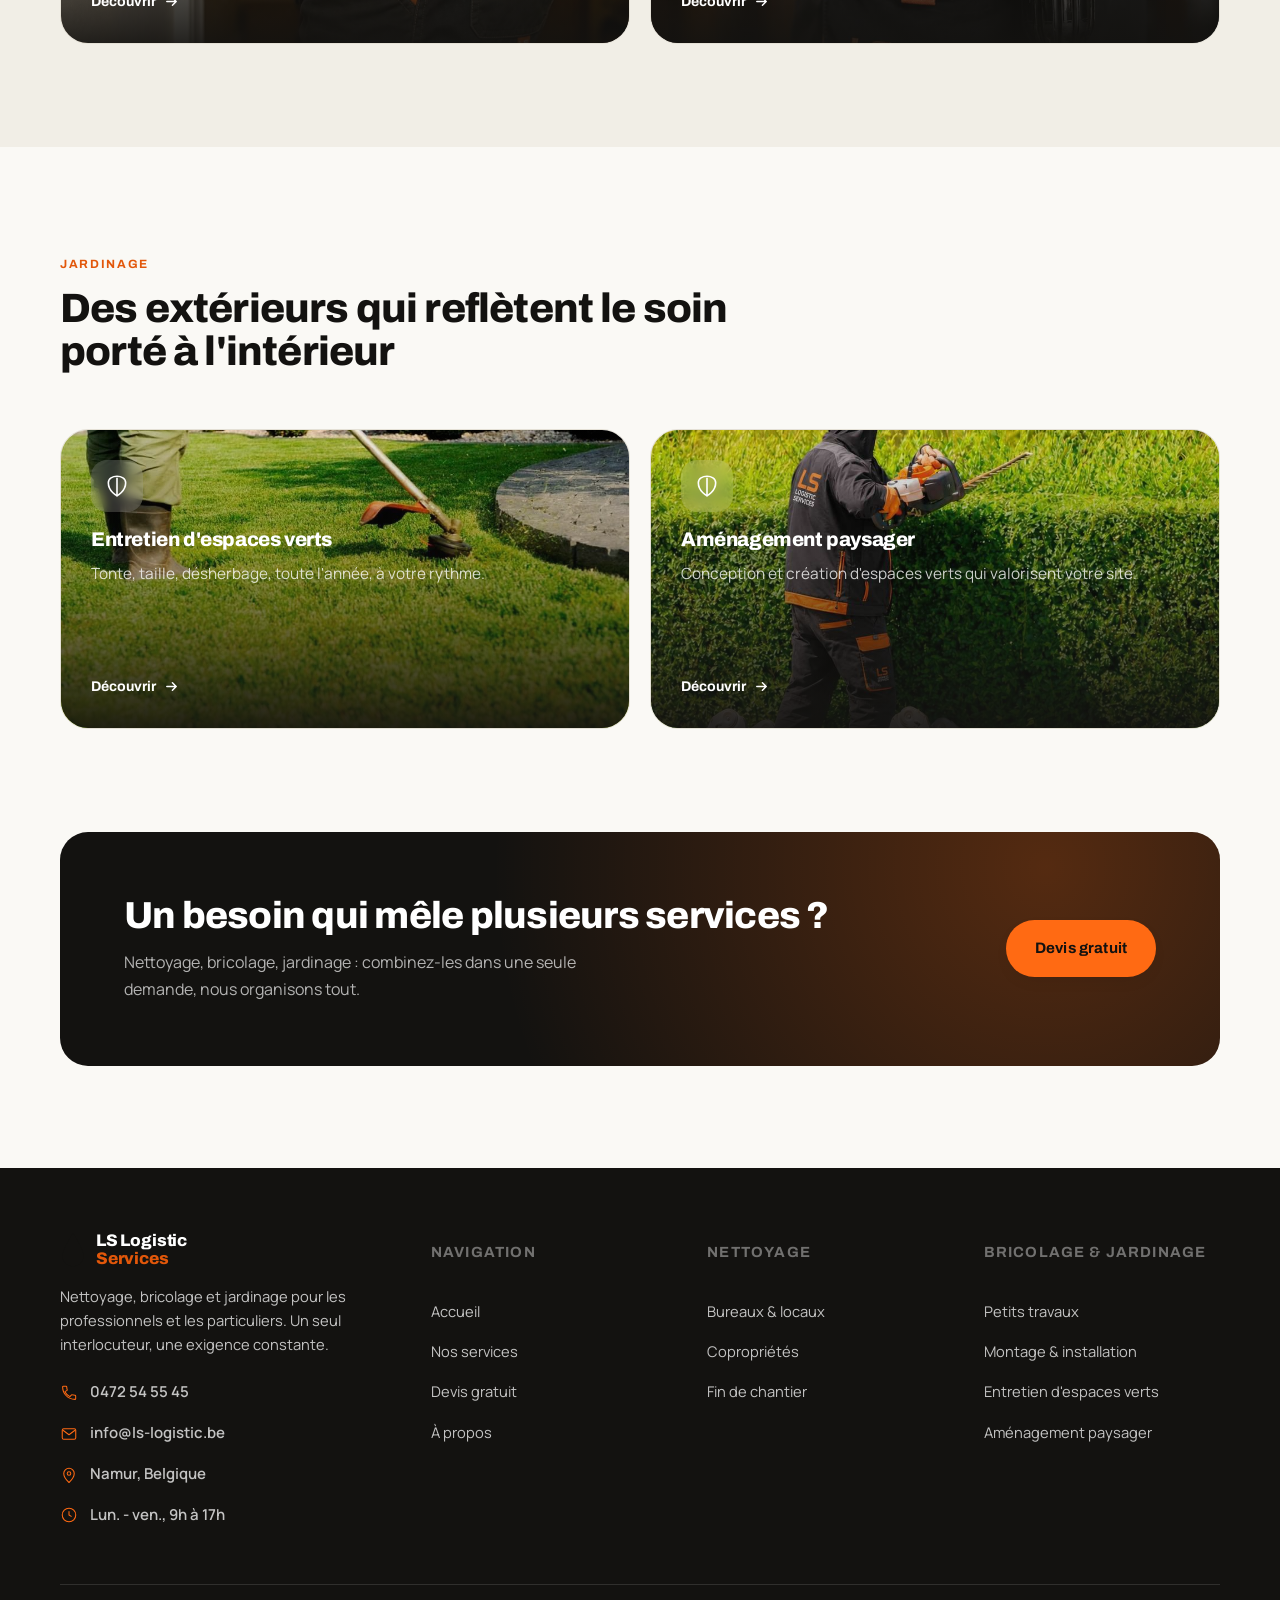
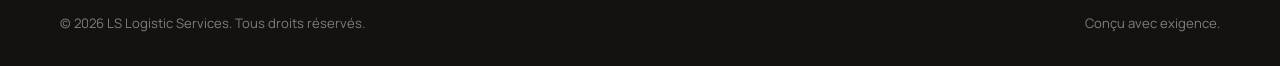
<file: services.html>
<!DOCTYPE html>
<html lang="fr">
<head>
<meta charset="UTF-8" />
<meta name="viewport" content="width=device-width, initial-scale=1.0" />
<title>Nos services | Nettoyage, bricolage &amp; jardinage | LS Logistic Services</title>
<meta name="description" content="Découvrez les sept services de LS Logistic Services : nettoyage de bureaux, copropriétés et fin de chantier, bricolage, montage et entretien d'espaces verts." />
<link rel="preconnect" href="https://fonts.googleapis.com" />
<link rel="preconnect" href="https://fonts.gstatic.com" crossorigin />
<link href="https://fonts.googleapis.com/css2?family=Archivo:wght@600;700;800&amp;family=Manrope:wght@400;500;600;700&amp;display=swap" rel="stylesheet" />
<link rel="stylesheet" href="assets/css/style.css" />
</head>
<body>

<header class="site-header">
  <div class="container nav">
    <a href="index.html" class="brand">
      <svg viewBox="0 0 24 32" fill="currentColor" aria-hidden="true"><path d="M12 0C12 0 2 15 2 21.5A10 10 0 0 0 22 21.5C22 15 12 0 12 0Z"/></svg>
      <span class="brand-name"><span>LS Logistic</span><span>Services</span></span>
    </a>

    <nav class="nav-links" aria-label="Navigation principale">
      <a href="index.html" class="nav-link">Accueil</a>
      <div class="has-mega">
        <button class="nav-link" data-mega-trigger type="button" aria-expanded="false" aria-haspopup="true">
          Nos services
          <svg viewBox="0 0 12 8" fill="none" aria-hidden="true"><path d="M1 1L6 6L11 1" stroke="currentColor" stroke-width="1.6" stroke-linecap="round" stroke-linejoin="round"/></svg>
        </button>
        <div class="mega" data-mega>
          <div class="mega-grid">
            <div>
              <div class="mega-col-title">Nettoyage</div>
              <a class="mega-link" href="service-nettoyage-bureaux.html">Bureaux &amp; locaux professionnels</a>
              <a class="mega-link" href="service-nettoyage-copropriete.html">Copropriétés &amp; parties communes</a>
              <a class="mega-link" href="service-nettoyage-fin-chantier.html">Fin de chantier</a>
            </div>
            <div>
              <div class="mega-col-title">Bricolage</div>
              <a class="mega-link" href="service-bricolage-petits-travaux.html">Petits travaux &amp; réparations</a>
              <a class="mega-link" href="service-bricolage-montage.html">Montage &amp; installation</a>
            </div>
            <div>
              <div class="mega-col-title">Jardinage</div>
              <a class="mega-link" href="service-jardinage-entretien.html">Entretien d'espaces verts</a>
              <a class="mega-link" href="service-jardinage-amenagement.html">Aménagement paysager</a>
            </div>
          </div>
          <div class="mega-foot">
            <span class="field-help">7 services, une seule équipe de confiance.</span>
            <a href="services.html">Voir tous nos services →</a>
          </div>
        </div>
      </div>
      <a href="index.html#a-propos" class="nav-link">À propos</a>
      <a href="index.html#contact" class="nav-link">Contact</a>
    </nav>

    <div class="nav-actions">
      <a href="tel:+32472545545" class="nav-phone">
        <svg width="16" height="16" viewBox="0 0 24 24" fill="none" aria-hidden="true"><path d="M6.6 10.2c1.4 2.8 3.8 5.2 6.6 6.6l2.2-2.2c.3-.3.7-.4 1-.2 1.1.4 2.3.6 3.5.6.6 0 1 .4 1 1V19.5c0 .6-.4 1-1 1C10.9 20.5 3.5 13.1 3.5 4c0-.6.4-1 1-1H8c.6 0 1 .4 1 1 0 1.2.2 2.4.6 3.5.1.3 0 .7-.2 1L6.6 10.2Z" stroke="currentColor" stroke-width="1.5" stroke-linejoin="round" stroke-linecap="round"/></svg>
        0472 54 55 45
      </a>
      <a href="devis.html" class="btn btn-primary nav-cta">Devis gratuit</a>
      <button class="nav-toggle" data-nav-toggle type="button" aria-label="Ouvrir le menu" aria-expanded="false">
        <svg viewBox="0 0 20 20" fill="none" aria-hidden="true"><path d="M3 5H17M3 10H17M3 15H17" stroke="currentColor" stroke-width="1.6" stroke-linecap="round"/></svg>
      </button>
    </div>
  </div>

  <div class="mobile-panel" data-mobile-panel>
    <a href="index.html" class="mobile-link">Accueil</a>
    <button class="mobile-link" data-mobile-sub-toggle type="button" aria-expanded="false" style="width:100%;border:none;background:none;text-align:left;">
      Nos services
      <svg width="16" height="16" viewBox="0 0 12 8" fill="none" aria-hidden="true"><path d="M1 1L6 6L11 1" stroke="currentColor" stroke-width="1.6" stroke-linecap="round" stroke-linejoin="round"/></svg>
    </button>
    <div class="mobile-sub" data-mobile-sub>
      <a href="service-nettoyage-bureaux.html">Nettoyage : Bureaux &amp; locaux</a>
      <a href="service-nettoyage-copropriete.html">Nettoyage : Copropriétés</a>
      <a href="service-nettoyage-fin-chantier.html">Nettoyage : Fin de chantier</a>
      <a href="service-bricolage-petits-travaux.html">Bricolage : Petits travaux</a>
      <a href="service-bricolage-montage.html">Bricolage : Montage &amp; installation</a>
      <a href="service-jardinage-entretien.html">Jardinage : Entretien</a>
      <a href="service-jardinage-amenagement.html">Jardinage : Aménagement</a>
      <a href="services.html">Voir tous nos services</a>
    </div>
    <a href="index.html#a-propos" class="mobile-link">À propos</a>
    <a href="index.html#contact" class="mobile-link">Contact</a>
    <a href="devis.html" class="btn btn-primary btn-block mobile-cta">Devis gratuit</a>
  </div>
</header>

<main>

  <section class="page-hero">
    <div class="container">
      <div class="crumb">
        <a href="index.html">Accueil</a>
        <span>/</span>
        <span>Nos services</span>
      </div>
      <span class="eyebrow">Nos services</span>
      <h1 style="margin-top:12px;">Sept métiers, une seule équipe pour s'occuper de tout</h1>
      <p class="lede" style="margin-top:18px;">Nettoyage, bricolage et jardinage : chaque service a sa page dédiée, avec le détail des prestations et un accès direct au devis.</p>
    </div>
  </section>

  <section class="section" style="padding-top:0;">
    <div class="container">
      <div class="section-head" data-reveal>
        <span class="eyebrow">Nettoyage</span>
        <h2>Des espaces impeccables, en intérieur comme en extérieur</h2>
      </div>
      <div class="tiles tiles-3">
        <a href="service-nettoyage-bureaux.html" class="tile tile--photo" data-reveal>
          <img src="assets/img/team-nettoyage-bureaux.jpg" alt="Technicien LS Logistic Services nettoyant la moquette d'un bureau" loading="lazy" decoding="async" />
          <div>
            <div class="tile-icon"><svg viewBox="0 0 24 32" fill="currentColor" aria-hidden="true"><path d="M12 0C12 0 2 15 2 21.5A10 10 0 0 0 22 21.5C22 15 12 0 12 0Z"/></svg></div>
            <h3>Bureaux &amp; locaux professionnels</h3>
            <p>Un cadre de travail impeccable, du hall d'accueil aux sanitaires.</p>
          </div>
          <span class="tile-link">Découvrir <svg viewBox="0 0 16 16" fill="none" aria-hidden="true"><path d="M3 8H13M13 8L9 4M13 8L9 12" stroke="currentColor" stroke-width="1.6" stroke-linecap="round" stroke-linejoin="round"/></svg></span>
        </a>
        <a href="service-nettoyage-copropriete.html" class="tile tile--photo" data-reveal data-reveal-delay="60">
          <img src="assets/img/team-nettoyage-copropriete.jpg" alt="Agente d'entretien nettoyant le hall d'une copropriété" loading="lazy" decoding="async" />
          <div>
            <div class="tile-icon"><svg viewBox="0 0 24 32" fill="currentColor" aria-hidden="true"><path d="M12 0C12 0 2 15 2 21.5A10 10 0 0 0 22 21.5C22 15 12 0 12 0Z"/></svg></div>
            <h3>Copropriétés &amp; parties communes</h3>
            <p>Entretien régulier des halls, escaliers et abords.</p>
          </div>
          <span class="tile-link">Découvrir <svg viewBox="0 0 16 16" fill="none" aria-hidden="true"><path d="M3 8H13M13 8L9 4M13 8L9 12" stroke="currentColor" stroke-width="1.6" stroke-linecap="round" stroke-linejoin="round"/></svg></span>
        </a>
        <a href="service-nettoyage-fin-chantier.html" class="tile tile--photo" data-reveal data-reveal-delay="120">
          <img src="assets/img/team-nettoyage-fin-chantier.jpg" alt="Nettoyage de la poussière de chantier au balai" loading="lazy" decoding="async" />
          <div>
            <div class="tile-icon"><svg viewBox="0 0 24 32" fill="currentColor" aria-hidden="true"><path d="M12 0C12 0 2 15 2 21.5A10 10 0 0 0 22 21.5C22 15 12 0 12 0Z"/></svg></div>
            <h3>Fin de chantier</h3>
            <p>Un chantier livré propre et prêt à vivre.</p>
          </div>
          <span class="tile-link">Découvrir <svg viewBox="0 0 16 16" fill="none" aria-hidden="true"><path d="M3 8H13M13 8L9 4M13 8L9 12" stroke="currentColor" stroke-width="1.6" stroke-linecap="round" stroke-linejoin="round"/></svg></span>
        </a>
      </div>
    </div>
  </section>

  <section class="section section--alt">
    <div class="container">
      <div class="section-head" data-reveal>
        <span class="eyebrow">Bricolage</span>
        <h2>Les petits travaux qui changent tout, sans attendre</h2>
      </div>
      <div class="tiles">
        <a href="service-bricolage-petits-travaux.html" class="tile tile--photo" data-reveal>
          <img src="assets/img/team-bricolage-petits-travaux.jpg" alt="Technicien LS Logistic Services réparant une prise électrique" loading="lazy" decoding="async" />
          <div>
            <div class="tile-icon"><svg viewBox="0 0 24 24" fill="none" aria-hidden="true"><path d="M12 2L20 7V17L12 22L4 17V7Z" stroke="currentColor" stroke-width="1.5" stroke-linejoin="round"/><circle cx="12" cy="12" r="3" stroke="currentColor" stroke-width="1.5"/></svg></div>
            <h3>Petits travaux &amp; réparations</h3>
            <p>Fixations, réparations, finitions. Pris en charge sans attendre.</p>
          </div>
          <span class="tile-link">Découvrir <svg viewBox="0 0 16 16" fill="none" aria-hidden="true"><path d="M3 8H13M13 8L9 4M13 8L9 12" stroke="currentColor" stroke-width="1.6" stroke-linecap="round" stroke-linejoin="round"/></svg></span>
        </a>
        <a href="service-bricolage-montage.html" class="tile tile--photo" data-reveal data-reveal-delay="60">
          <img src="assets/img/team-bricolage-montage.jpg" alt="Technicien LS Logistic Services tenant une visseuse-perceuse" loading="lazy" decoding="async" />
          <div>
            <div class="tile-icon"><svg viewBox="0 0 24 24" fill="none" aria-hidden="true"><path d="M12 2L20 7V17L12 22L4 17V7Z" stroke="currentColor" stroke-width="1.5" stroke-linejoin="round"/><circle cx="12" cy="12" r="3" stroke="currentColor" stroke-width="1.5"/></svg></div>
            <h3>Montage &amp; installation</h3>
            <p>Mobilier, équipements, agencements. Un montage soigné.</p>
          </div>
          <span class="tile-link">Découvrir <svg viewBox="0 0 16 16" fill="none" aria-hidden="true"><path d="M3 8H13M13 8L9 4M13 8L9 12" stroke="currentColor" stroke-width="1.6" stroke-linecap="round" stroke-linejoin="round"/></svg></span>
        </a>
      </div>
    </div>
  </section>

  <section class="section">
    <div class="container">
      <div class="section-head" data-reveal>
        <span class="eyebrow">Jardinage</span>
        <h2>Des extérieurs qui reflètent le soin porté à l'intérieur</h2>
      </div>
      <div class="tiles">
        <a href="service-jardinage-entretien.html" class="tile tile--photo" data-reveal>
          <img src="assets/img/team-jardinage-entretien.jpg" alt="Entretien d'une pelouse à la débroussailleuse" loading="lazy" decoding="async" />
          <div>
            <div class="tile-icon"><svg viewBox="0 0 24 24" fill="none" aria-hidden="true"><path d="M12 21C12 21 4 17 4 9C4 5 8 3 12 3C16 3 20 5 20 9C20 17 12 21 12 21Z" stroke="currentColor" stroke-width="1.5" stroke-linejoin="round"/><path d="M12 21V5" stroke="currentColor" stroke-width="1.5" stroke-linecap="round"/></svg></div>
            <h3>Entretien d'espaces verts</h3>
            <p>Tonte, taille, désherbage, toute l'année, à votre rythme.</p>
          </div>
          <span class="tile-link">Découvrir <svg viewBox="0 0 16 16" fill="none" aria-hidden="true"><path d="M3 8H13M13 8L9 4M13 8L9 12" stroke="currentColor" stroke-width="1.6" stroke-linecap="round" stroke-linejoin="round"/></svg></span>
        </a>
        <a href="service-jardinage-amenagement.html" class="tile tile--photo" data-reveal data-reveal-delay="60">
          <img src="assets/img/team-jardinage-amenagement.jpg" alt="Taille d'une haie en hauteur pour un aménagement paysager" loading="lazy" decoding="async" />
          <div>
            <div class="tile-icon"><svg viewBox="0 0 24 24" fill="none" aria-hidden="true"><path d="M12 21C12 21 4 17 4 9C4 5 8 3 12 3C16 3 20 5 20 9C20 17 12 21 12 21Z" stroke="currentColor" stroke-width="1.5" stroke-linejoin="round"/><path d="M12 21V5" stroke="currentColor" stroke-width="1.5" stroke-linecap="round"/></svg></div>
            <h3>Aménagement paysager</h3>
            <p>Conception et création d'espaces verts qui valorisent votre site.</p>
          </div>
          <span class="tile-link">Découvrir <svg viewBox="0 0 16 16" fill="none" aria-hidden="true"><path d="M3 8H13M13 8L9 4M13 8L9 12" stroke="currentColor" stroke-width="1.6" stroke-linecap="round" stroke-linejoin="round"/></svg></span>
        </a>
      </div>
    </div>
  </section>

  <section class="section" style="padding-top:0;">
    <div class="container">
      <div class="cta-band" data-reveal>
        <div>
          <h2>Un besoin qui mêle plusieurs services ?</h2>
          <p>Nettoyage, bricolage, jardinage : combinez-les dans une seule demande, nous organisons tout.</p>
        </div>
        <div class="cta-band-actions">
          <a href="devis.html" class="btn btn-primary">Devis gratuit</a>
        </div>
      </div>
    </div>
  </section>

</main>

<footer class="site-footer" id="contact">
  <div class="container">
    <div class="footer-grid">
      <div class="footer-brand">
        <a href="index.html" class="brand">
          <svg viewBox="0 0 24 32" fill="currentColor" aria-hidden="true"><path d="M12 0C12 0 2 15 2 21.5A10 10 0 0 0 22 21.5C22 15 12 0 12 0Z"/></svg>
          <span class="brand-name"><span>LS Logistic</span><span>Services</span></span>
        </a>
        <p>Nettoyage, bricolage et jardinage pour les professionnels et les particuliers. Un seul interlocuteur, une exigence constante.</p>
        <div class="side-contact" style="margin-top:24px;">
          <a href="tel:+32472545545">
            <svg viewBox="0 0 24 24" fill="none" aria-hidden="true"><path d="M6.6 10.2c1.4 2.8 3.8 5.2 6.6 6.6l2.2-2.2c.3-.3.7-.4 1-.2 1.1.4 2.3.6 3.5.6.6 0 1 .4 1 1V19.5c0 .6-.4 1-1 1C10.9 20.5 3.5 13.1 3.5 4c0-.6.4-1 1-1H8c.6 0 1 .4 1 1 0 1.2.2 2.4.6 3.5.1.3 0 .7-.2 1L6.6 10.2Z" stroke="currentColor" stroke-width="1.4" stroke-linejoin="round" stroke-linecap="round"/></svg>
            0472 54 55 45
          </a>
          <a href="mailto:info@ls-logistic.be">
            <svg viewBox="0 0 24 24" fill="none" aria-hidden="true"><rect x="3" y="5" width="18" height="14" rx="2" stroke="currentColor" stroke-width="1.4"/><path d="M4 7L12 13L20 7" stroke="currentColor" stroke-width="1.4" stroke-linecap="round" stroke-linejoin="round"/></svg>
            info@ls-logistic.be
          </a>
          <div>
            <svg viewBox="0 0 24 24" fill="none" aria-hidden="true"><path d="M12 22C12 22 19 15.4 19 10A7 7 0 0 0 5 10C5 15.4 12 22 12 22Z" stroke="currentColor" stroke-width="1.4" stroke-linejoin="round"/><circle cx="12" cy="10" r="2.4" stroke="currentColor" stroke-width="1.4"/></svg>
            Namur, Belgique
          </div>
          <div>
            <svg viewBox="0 0 24 24" fill="none" aria-hidden="true"><circle cx="12" cy="12" r="9" stroke="currentColor" stroke-width="1.4"/><path d="M12 7.5V12L15 13.8" stroke="currentColor" stroke-width="1.4" stroke-linecap="round" stroke-linejoin="round"/></svg>
            Lun. - ven., 9h à 17h
          </div>
        </div>
      </div>
      <div class="footer-col">
        <div class="footer-col-title">Navigation</div>
        <a href="index.html">Accueil</a>
        <a href="services.html">Nos services</a>
        <a href="devis.html">Devis gratuit</a>
        <a href="index.html#a-propos">À propos</a>
      </div>
      <div class="footer-col">
        <div class="footer-col-title">Nettoyage</div>
        <a href="service-nettoyage-bureaux.html">Bureaux &amp; locaux</a>
        <a href="service-nettoyage-copropriete.html">Copropriétés</a>
        <a href="service-nettoyage-fin-chantier.html">Fin de chantier</a>
      </div>
      <div class="footer-col">
        <div class="footer-col-title">Bricolage &amp; jardinage</div>
        <a href="service-bricolage-petits-travaux.html">Petits travaux</a>
        <a href="service-bricolage-montage.html">Montage &amp; installation</a>
        <a href="service-jardinage-entretien.html">Entretien d'espaces verts</a>
        <a href="service-jardinage-amenagement.html">Aménagement paysager</a>
      </div>
    </div>
    <div class="footer-bottom">
      <span>© 2026 LS Logistic Services. Tous droits réservés.</span>
      <span>Conçu avec exigence.</span>
    </div>
  </div>
</footer>

<script src="assets/js/main.js"></script>
</body>
</html>
</file>
<file: assets/css/style.css>
/* ==========================================================================
   LS Logistic Services: design system
   Ink / Paper / Orange. Archivo (display) + Manrope (text).
   ========================================================================== */

:root {
  --ink: #131210;
  --ink-soft: #2b2822;
  --paper: #faf9f5;
  --paper-alt: #f1eee6;
  --orange: #ff6a13;
  --orange-deep: #e2570a;
  --orange-tint: #fff0e2;
  --line: #e4e0d5;
  --gray: #6b665c;
  --gray-light: #948e80;
  --white: #ffffff;

  --radius-sm: 8px;
  --radius-md: 16px;
  --radius-lg: 28px;
  --radius-pill: 999px;

  --shadow-sm: 0 6px 20px -10px rgba(19, 18, 16, 0.18);
  --shadow-md: 0 24px 60px -24px rgba(19, 18, 16, 0.3);
  --shadow-lg: 0 40px 90px -30px rgba(19, 18, 16, 0.38);

  --ease: cubic-bezier(0.16, 1, 0.3, 1);
  --container: 1240px;
}

*,
*::before,
*::after {
  box-sizing: border-box;
}

html {
  scroll-behavior: smooth;
}

@media (prefers-reduced-motion: reduce) {
  html {
    scroll-behavior: auto;
  }
  *,
  *::before,
  *::after {
    animation-duration: 0.001ms !important;
    animation-iteration-count: 1 !important;
    transition-duration: 0.001ms !important;
    scroll-behavior: auto !important;
  }
}

body {
  margin: 0;
  background: var(--paper);
  color: var(--ink);
  font-family: "Manrope", -apple-system, BlinkMacSystemFont, "Segoe UI", sans-serif;
  font-size: 16px;
  line-height: 1.65;
  -webkit-font-smoothing: antialiased;
  text-rendering: optimizeLegibility;
}

img {
  max-width: 100%;
  display: block;
}

a {
  color: inherit;
  text-decoration: none;
}

ul {
  margin: 0;
  padding: 0;
  list-style: none;
}

button {
  font: inherit;
  cursor: pointer;
}

h1,
h2,
h3,
h4 {
  font-family: "Archivo", "Manrope", sans-serif;
  font-weight: 800;
  line-height: 1.05;
  letter-spacing: -0.02em;
  margin: 0;
  color: var(--ink);
}

p {
  margin: 0;
}

.container {
  width: 100%;
  max-width: var(--container);
  margin-inline: auto;
  padding-inline: 24px;
}

@media (min-width: 768px) {
  .container {
    padding-inline: 40px;
  }
}

.eyebrow {
  display: inline-flex;
  align-items: center;
  gap: 8px;
  font-family: "Archivo", sans-serif;
  font-size: 0.75rem;
  font-weight: 700;
  letter-spacing: 0.14em;
  text-transform: uppercase;
  color: var(--orange-deep);
}

.section {
  padding-block: clamp(56px, 8vw, 112px);
}

.section--alt {
  background: var(--paper-alt);
}

.section-head {
  max-width: 720px;
  margin-bottom: clamp(32px, 5vw, 56px);
}

.section-head h2 {
  font-size: clamp(1.9rem, 3.2vw, 2.6rem);
  margin-top: 12px;
}

.section-head p {
  margin-top: 16px;
  color: var(--gray);
  font-size: 1.05rem;
  max-width: 60ch;
}

.lede {
  font-size: 1.1rem;
  color: var(--gray);
  max-width: 62ch;
}

/* ---------------------------- Buttons ---------------------------- */

.btn {
  display: inline-flex;
  align-items: center;
  justify-content: center;
  gap: 10px;
  padding: 15px 28px;
  border-radius: var(--radius-pill);
  font-family: "Archivo", sans-serif;
  font-weight: 700;
  font-size: 0.95rem;
  letter-spacing: 0.01em;
  white-space: nowrap;
  border: 1.5px solid transparent;
  transition: transform 0.35s var(--ease), background-color 0.35s var(--ease),
    border-color 0.35s var(--ease), color 0.35s var(--ease), box-shadow 0.35s var(--ease);
}

.btn:active {
  transform: scale(0.97);
}

.btn-primary {
  background: var(--orange);
  color: var(--ink);
  box-shadow: var(--shadow-sm);
}

.btn-primary:hover {
  background: var(--orange-deep);
  box-shadow: var(--shadow-md);
  transform: translateY(-2px);
}

.btn-dark {
  background: var(--ink);
  color: var(--white);
}

.btn-dark:hover {
  background: var(--ink-soft);
  transform: translateY(-2px);
}

.btn-outline {
  background: transparent;
  border-color: var(--ink);
  color: var(--ink);
}

.btn-outline:hover {
  background: var(--ink);
  color: var(--white);
  transform: translateY(-2px);
}

.btn-outline-light {
  background: transparent;
  border-color: rgba(255, 255, 255, 0.4);
  color: var(--white);
}

.btn-outline-light:hover {
  background: rgba(255, 255, 255, 0.12);
  border-color: var(--white);
}

.btn-block {
  width: 100%;
}

/* ---------------------------- Header ---------------------------- */

.site-header {
  position: sticky;
  top: 0;
  z-index: 100;
  background: rgba(250, 249, 245, 0.86);
  backdrop-filter: blur(14px) saturate(140%);
  -webkit-backdrop-filter: blur(14px) saturate(140%);
  border-bottom: 1px solid var(--line);
}

.nav {
  height: 76px;
  display: flex;
  align-items: center;
  justify-content: space-between;
  gap: 24px;
}

.brand {
  display: flex;
  align-items: center;
  gap: 10px;
  font-family: "Archivo", sans-serif;
  font-weight: 800;
  font-size: 1.05rem;
  letter-spacing: -0.01em;
  color: var(--ink);
  flex-shrink: 0;
}

.brand svg {
  width: 26px;
  height: 34px;
  color: var(--ink);
}

.brand-name {
  display: flex;
  flex-direction: column;
  line-height: 1.05;
}

.brand-name span:last-child {
  color: var(--orange-deep);
}

.nav-links {
  display: none;
  align-items: center;
  gap: 4px;
}

.nav-link {
  display: flex;
  align-items: center;
  gap: 6px;
  padding: 10px 16px;
  border-radius: var(--radius-pill);
  font-weight: 600;
  font-size: 0.95rem;
  color: var(--ink-soft);
  transition: background-color 0.25s var(--ease), color 0.25s var(--ease);
}

.nav-link:hover,
.nav-link[aria-expanded="true"] {
  background: var(--paper-alt);
  color: var(--ink);
}

.nav-link svg {
  width: 14px;
  height: 14px;
  transition: transform 0.25s var(--ease);
}

.nav-link[aria-expanded="true"] svg {
  transform: rotate(180deg);
}

.nav-actions {
  display: flex;
  align-items: center;
  gap: 12px;
}

.nav-phone {
  display: none;
  font-weight: 700;
  font-size: 0.92rem;
  color: var(--ink-soft);
}

.nav-cta {
  padding: 12px 22px;
  font-size: 0.88rem;
}

@media (min-width: 1024px) {
  .nav-links {
    display: flex;
  }
  .nav-phone {
    display: inline-flex;
    align-items: center;
    gap: 8px;
  }
}

/* Mega menu */

.has-mega {
  position: relative;
}

.mega {
  position: absolute;
  top: calc(100% + 12px);
  left: 50%;
  transform: translate(-50%, 8px);
  width: min(760px, 86vw);
  background: var(--white);
  border: 1px solid var(--line);
  border-radius: var(--radius-lg);
  box-shadow: var(--shadow-lg);
  padding: 32px;
  opacity: 0;
  visibility: hidden;
  pointer-events: none;
  transition: opacity 0.3s var(--ease), transform 0.3s var(--ease), visibility 0.3s;
  z-index: 50;
}

.has-mega:hover .mega,
.has-mega:focus-within .mega,
.mega.is-open {
  opacity: 1;
  visibility: visible;
  pointer-events: auto;
  transform: translate(-50%, 0);
}

.mega-grid {
  display: grid;
  grid-template-columns: repeat(3, 1fr);
  gap: 28px;
}

.mega-col-title {
  font-family: "Archivo", sans-serif;
  font-size: 0.72rem;
  font-weight: 700;
  letter-spacing: 0.12em;
  text-transform: uppercase;
  color: var(--gray-light);
  margin-bottom: 14px;
}

.mega-link {
  display: block;
  padding: 10px 0;
  font-weight: 600;
  color: var(--ink-soft);
  border-bottom: 1px solid transparent;
  transition: color 0.2s var(--ease), padding-left 0.2s var(--ease);
}

.mega-link:hover {
  color: var(--orange-deep);
  padding-left: 4px;
}

.mega-foot {
  margin-top: 24px;
  padding-top: 20px;
  border-top: 1px solid var(--line);
  display: flex;
  align-items: center;
  justify-content: space-between;
  gap: 16px;
}

.mega-foot a {
  font-weight: 700;
  font-size: 0.92rem;
  color: var(--ink);
}

.mega-foot a:hover {
  color: var(--orange-deep);
}

/* Mobile nav */

.nav-toggle {
  display: inline-flex;
  align-items: center;
  justify-content: center;
  width: 42px;
  height: 42px;
  border-radius: var(--radius-sm);
  border: 1.5px solid var(--line);
  background: var(--white);
}

.nav-toggle svg {
  width: 18px;
  height: 18px;
}

@media (min-width: 1024px) {
  .nav-toggle {
    display: none;
  }
}

.mobile-panel {
  position: fixed;
  inset: 76px 0 0 0;
  background: var(--paper);
  z-index: 90;
  overflow-y: auto;
  padding: 24px;
  transform: translateX(100%);
  transition: transform 0.4s var(--ease);
}

.mobile-panel.is-open {
  transform: translateX(0);
}

@media (min-width: 1024px) {
  .mobile-panel {
    display: none;
  }
}

.mobile-link {
  display: flex;
  align-items: center;
  justify-content: space-between;
  padding: 18px 4px;
  border-bottom: 1px solid var(--line);
  font-family: "Archivo", sans-serif;
  font-weight: 700;
  font-size: 1.1rem;
}

.mobile-sub {
  padding-left: 12px;
  display: none;
}

.mobile-sub.is-open {
  display: block;
}

.mobile-sub a {
  display: block;
  padding: 12px 4px;
  font-weight: 600;
  color: var(--gray);
  border-bottom: 1px solid var(--line);
}

.mobile-cta {
  margin-top: 24px;
}

/* ---------------------------- Hero ---------------------------- */

.hero {
  padding-block: clamp(40px, 6vw, 72px) clamp(56px, 8vw, 96px);
}

.hero-grid {
  display: grid;
  gap: 48px;
  align-items: center;
}

@media (min-width: 960px) {
  .hero-grid {
    grid-template-columns: 1.05fr 0.95fr;
    gap: 64px;
  }
}

.hero h1 {
  font-size: clamp(2.4rem, 4.6vw, 3.7rem);
}

.hero h1 em {
  font-style: normal;
  color: var(--orange-deep);
}

.hero-sub {
  margin-top: 22px;
  font-size: 1.12rem;
  color: var(--gray);
  max-width: 46ch;
}

.hero-tags {
  display: flex;
  flex-wrap: wrap;
  gap: 10px;
  margin-top: 24px;
}

.tag {
  font-family: "Archivo", sans-serif;
  font-size: 0.78rem;
  font-weight: 700;
  letter-spacing: 0.04em;
  text-transform: uppercase;
  color: var(--orange-deep);
  background: var(--orange-tint);
  padding: 8px 14px;
  border-radius: var(--radius-pill);
}

.hero-actions {
  display: flex;
  flex-wrap: wrap;
  gap: 14px;
  margin-top: 32px;
}

.hero-stats {
  margin-top: 40px;
  display: grid;
  grid-template-columns: repeat(3, auto);
  gap: 32px;
}

.hero-stat b {
  display: block;
  font-family: "Archivo", sans-serif;
  font-size: 1.7rem;
  font-weight: 800;
  color: var(--ink);
}

.hero-stat span {
  font-size: 0.85rem;
  color: var(--gray);
}

.hero-media {
  position: relative;
}

.media-frame {
  position: relative;
  border-radius: var(--radius-lg);
  overflow: hidden;
  aspect-ratio: 4 / 5;
  background: linear-gradient(155deg, var(--ink) 0%, #2c2823 55%, var(--orange-deep) 165%);
  box-shadow: var(--shadow-lg);
}

.media-frame.ratio-wide {
  aspect-ratio: 16 / 10;
}

.media-frame.ratio-square {
  aspect-ratio: 1 / 1;
}

.media-placeholder {
  position: absolute;
  inset: 0;
  display: flex;
  flex-direction: column;
  align-items: center;
  justify-content: center;
  gap: 10px;
  padding: 24px;
  text-align: center;
  color: rgba(255, 255, 255, 0.86);
}

.media-placeholder svg {
  width: 34px;
  height: 34px;
  opacity: 0.9;
}

.media-placeholder b {
  font-family: "Archivo", sans-serif;
  font-size: 0.82rem;
  font-weight: 700;
  letter-spacing: 0.03em;
}

.media-placeholder span {
  font-size: 0.76rem;
  color: rgba(255, 255, 255, 0.65);
  max-width: 26ch;
}

.media-frame::before {
  content: "";
  position: absolute;
  inset: 0;
  background-image: repeating-linear-gradient(
    115deg,
    rgba(255, 106, 19, 0.16) 0px,
    rgba(255, 106, 19, 0.16) 2px,
    transparent 2px,
    transparent 64px
  );
  pointer-events: none;
}

.hero-badge {
  position: absolute;
  left: -20px;
  bottom: -20px;
  background: var(--white);
  border-radius: var(--radius-md);
  box-shadow: var(--shadow-md);
  padding: 18px 20px;
  display: flex;
  align-items: center;
  gap: 12px;
  max-width: 240px;
}

.hero-badge svg {
  width: 30px;
  height: 30px;
  color: var(--orange-deep);
  flex-shrink: 0;
}

.hero-badge b {
  display: block;
  font-family: "Archivo", sans-serif;
  font-size: 0.92rem;
}

.hero-badge span {
  font-size: 0.78rem;
  color: var(--gray);
}

@media (max-width: 640px) {
  .hero-badge {
    left: 12px;
    bottom: -16px;
    padding: 14px 16px;
  }
}

/* ---------------------------- Image corridor ---------------------------- */

.corridor-plane {
  position: absolute;
  inset: 0;
  pointer-events: none;
}

.corridor-stage {
  position: absolute;
  inset: 0;
  transform-style: preserve-3d;
}

.corridor-card {
  position: absolute;
  overflow: hidden;
  backface-visibility: hidden;
}

.corridor-card img {
  width: 100%;
  height: 100%;
  object-fit: cover;
}

/* ---------------------------- Corridor hero ---------------------------- */

.hero--corridor {
  position: relative;
  overflow: hidden;
  min-height: min(760px, 94vh);
  display: flex;
  align-items: center;
  padding-block: 0;
  background: var(--ink);
}

.corridor {
  position: absolute;
  inset: 0;
}

.hero-scrim {
  position: absolute;
  inset: 0;
  background: radial-gradient(60% 60% at 50% 45%, rgba(19, 18, 16, 0.04), rgba(19, 18, 16, 0.14) 75%),
    linear-gradient(180deg, rgba(19, 18, 16, 0.07), rgba(19, 18, 16, 0.12) 70%, rgba(19, 18, 16, 0.18));
  pointer-events: none;
}

.hero-corridor-content {
  position: relative;
  z-index: 2;
  text-align: center;
  margin-inline: auto;
  max-width: 720px;
}

.hero-corridor-content .hero-tags,
.hero-corridor-content .hero-actions {
  justify-content: center;
}

.hero-corridor-content h1 {
  color: var(--white);
  text-shadow: 0 1px 3px rgba(19, 18, 16, 0.85), 0 4px 26px rgba(19, 18, 16, 0.7);
}

.hero-corridor-content h1 em {
  color: var(--orange);
}

.hero-corridor-content .hero-sub {
  color: rgba(255, 255, 255, 0.94);
  margin-inline: auto;
  text-shadow: 0 1px 3px rgba(19, 18, 16, 0.85), 0 3px 18px rgba(19, 18, 16, 0.75);
}

/* ------------------------- Logo strip / trust ------------------------- */

.trust-strip {
  border-top: 1px solid var(--line);
  border-bottom: 1px solid var(--line);
  padding-block: 28px;
}

.trust-row {
  display: flex;
  flex-wrap: wrap;
  align-items: center;
  justify-content: space-between;
  gap: 20px;
}

.trust-item {
  display: flex;
  align-items: center;
  gap: 10px;
  font-weight: 700;
  font-size: 0.9rem;
  color: var(--ink-soft);
}

.trust-item svg {
  width: 20px;
  height: 20px;
  color: var(--orange-deep);
  flex-shrink: 0;
}

/* ---------------------------- Service tiles ---------------------------- */

.tiles {
  display: grid;
  grid-template-columns: 1fr;
  gap: 20px;
}

@media (min-width: 720px) {
  .tiles {
    grid-template-columns: repeat(2, 1fr);
  }
}

@media (min-width: 1080px) {
  .tiles.tiles-3 {
    grid-template-columns: repeat(3, 1fr);
  }
}

.tile {
  position: relative;
  display: flex;
  flex-direction: column;
  justify-content: space-between;
  gap: 28px;
  padding: 30px;
  min-height: 240px;
  border-radius: var(--radius-lg);
  background: var(--white);
  border: 1px solid var(--line);
  overflow: hidden;
  transition: transform 0.4s var(--ease), box-shadow 0.4s var(--ease), border-color 0.4s var(--ease);
}

.tile:hover {
  transform: translateY(-6px);
  box-shadow: var(--shadow-md);
  border-color: transparent;
}

.tile-icon {
  width: 52px;
  height: 52px;
  border-radius: var(--radius-md);
  background: var(--orange-tint);
  color: var(--orange-deep);
  display: flex;
  align-items: center;
  justify-content: center;
}

.tile-icon svg {
  width: 26px;
  height: 26px;
}

.tile h3 {
  font-size: 1.24rem;
  margin-top: 18px;
}

.tile p {
  margin-top: 10px;
  color: var(--gray);
  font-size: 0.96rem;
}

.tile-link {
  display: inline-flex;
  align-items: center;
  gap: 8px;
  font-family: "Archivo", sans-serif;
  font-weight: 700;
  font-size: 0.88rem;
  color: var(--ink);
}

.tile-link svg {
  width: 15px;
  height: 15px;
  transition: transform 0.3s var(--ease);
}

.tile:hover .tile-link svg {
  transform: translateX(4px);
}

.tile--dark {
  background: var(--ink);
  border-color: var(--ink);
  color: var(--white);
}

.tile--dark .tile-icon {
  background: rgba(255, 106, 19, 0.18);
  color: var(--orange);
}

.tile--dark h3,
.tile--dark .tile-link {
  color: var(--white);
}

.tile--dark p {
  color: rgba(255, 255, 255, 0.65);
}

.tile-category {
  position: absolute;
  top: 24px;
  right: 24px;
  font-family: "Archivo", sans-serif;
  font-size: 0.68rem;
  font-weight: 700;
  letter-spacing: 0.08em;
  text-transform: uppercase;
  color: var(--gray-light);
}

.tile--dark .tile-category {
  color: rgba(255, 255, 255, 0.45);
}

.tile--photo {
  position: relative;
  color: var(--white);
  isolation: isolate;
  min-height: 300px;
}

.tile--photo img {
  position: absolute;
  inset: 0;
  width: 100%;
  height: 100%;
  object-fit: cover;
  z-index: -2;
  transition: transform 0.6s var(--ease);
}

.tile--photo:hover img {
  transform: scale(1.05);
}

.tile--photo::before {
  content: "";
  position: absolute;
  inset: 0;
  z-index: -1;
  background: linear-gradient(180deg, rgba(19, 18, 16, 0.08) 0%, rgba(19, 18, 16, 0.32) 45%, rgba(19, 18, 16, 0.92) 100%);
}

.tile--photo .tile-icon {
  background: rgba(255, 255, 255, 0.16);
  color: var(--white);
  backdrop-filter: blur(6px);
  -webkit-backdrop-filter: blur(6px);
}

.tile--photo h3,
.tile--photo .tile-link {
  color: var(--white);
}

.tile--photo p {
  color: rgba(255, 255, 255, 0.78);
}

.tile--photo .tile-category {
  color: rgba(255, 255, 255, 0.7);
}

/* ---------------------------- Values / bento ---------------------------- */

.values-grid {
  display: grid;
  grid-template-columns: 1fr;
  gap: 20px;
}

@media (min-width: 780px) {
  .values-grid {
    grid-template-columns: repeat(6, 1fr);
  }
  .values-grid .value-card:nth-child(1) {
    grid-column: span 3;
  }
  .values-grid .value-card:nth-child(2) {
    grid-column: span 3;
  }
  .values-grid .value-card:nth-child(3) {
    grid-column: span 2;
  }
  .values-grid .value-card:nth-child(4) {
    grid-column: span 2;
  }
  .values-grid .value-card:nth-child(5) {
    grid-column: span 2;
  }
}

.value-card {
  padding: 30px;
  border-radius: var(--radius-lg);
  background: var(--white);
  border: 1px solid var(--line);
}

.value-card.is-orange {
  background: var(--orange);
  border-color: var(--orange);
}

.value-card.is-orange * {
  color: var(--ink);
}

.value-card.is-ink {
  background: var(--ink);
  border-color: var(--ink);
}

.value-card.is-ink h3,
.value-card.is-ink p {
  color: var(--white);
}

.value-card.is-ink p {
  color: rgba(255, 255, 255, 0.68);
}

.value-num {
  font-family: "Archivo", sans-serif;
  font-weight: 800;
  font-size: 0.8rem;
  color: var(--orange-deep);
  letter-spacing: 0.04em;
}

.value-card h3 {
  margin-top: 14px;
  font-size: 1.3rem;
}

.value-card p {
  margin-top: 10px;
  color: var(--gray);
  font-size: 0.96rem;
}

/* ---------------------------- Process ---------------------------- */

.process-list {
  display: grid;
  gap: 0;
  border-top: 1px solid var(--line);
}

.process-row {
  display: grid;
  grid-template-columns: 72px 1fr;
  gap: 24px;
  padding-block: 30px;
  border-bottom: 1px solid var(--line);
}

@media (min-width: 780px) {
  .process-row {
    grid-template-columns: 96px 1fr 1fr;
    align-items: start;
  }
}

.process-index {
  font-family: "Archivo", sans-serif;
  font-weight: 800;
  font-size: 1.6rem;
  color: var(--line);
}

.process-row h3 {
  font-size: 1.28rem;
}

.process-row p {
  margin-top: 8px;
  color: var(--gray);
  max-width: 52ch;
}

/* ---------------------------- Testimonials ---------------------------- */

.quote-marquee {
  overflow: hidden;
  position: relative;
  mask-image: linear-gradient(90deg, transparent, #000 8%, #000 92%, transparent);
}

.quote-track {
  display: flex;
  gap: 20px;
  width: max-content;
  animation: scrollX 42s linear infinite;
}

@keyframes scrollX {
  from {
    transform: translateX(0);
  }
  to {
    transform: translateX(-50%);
  }
}

@media (prefers-reduced-motion: reduce) {
  .quote-track {
    animation: none;
    flex-wrap: wrap;
    width: 100%;
  }
}

.quote-card {
  width: min(400px, 84vw);
  flex-shrink: 0;
  background: var(--white);
  border: 1px solid var(--line);
  border-radius: var(--radius-lg);
  padding: 28px;
}

.quote-stars {
  display: flex;
  gap: 4px;
  color: var(--orange);
}

.quote-stars svg {
  width: 16px;
  height: 16px;
}

.quote-card p {
  margin-top: 16px;
  font-size: 1.02rem;
  color: var(--ink-soft);
  line-height: 1.55;
}

.quote-attr {
  margin-top: 20px;
  display: flex;
  align-items: center;
  gap: 12px;
}

.quote-avatar {
  width: 40px;
  height: 40px;
  border-radius: 50%;
  background: var(--paper-alt);
  display: flex;
  align-items: center;
  justify-content: center;
  font-family: "Archivo", sans-serif;
  font-weight: 800;
  color: var(--orange-deep);
  flex-shrink: 0;
}

.quote-attr b {
  display: block;
  font-size: 0.92rem;
}

.quote-attr span {
  font-size: 0.82rem;
  color: var(--gray);
}

/* ---------------------------- CTA band ---------------------------- */

.cta-band {
  background: var(--ink);
  border-radius: var(--radius-lg);
  padding: clamp(36px, 6vw, 64px);
  display: grid;
  gap: 28px;
  color: var(--white);
  position: relative;
  overflow: hidden;
}

.cta-band::before {
  content: "";
  position: absolute;
  inset: 0;
  background: radial-gradient(circle at 85% 15%, rgba(255, 106, 19, 0.28), transparent 55%);
  pointer-events: none;
}

@media (min-width: 860px) {
  .cta-band {
    grid-template-columns: 1.2fr auto;
    align-items: center;
  }
}

.cta-band h2 {
  color: var(--white);
  font-size: clamp(1.8rem, 3vw, 2.35rem);
  position: relative;
}

.cta-band p {
  margin-top: 14px;
  color: rgba(255, 255, 255, 0.68);
  max-width: 48ch;
  position: relative;
}

.cta-band-actions {
  display: flex;
  flex-wrap: wrap;
  gap: 14px;
  position: relative;
}

/* ---------------------------- Cards / lists ---------------------------- */

.check-list {
  display: grid;
  gap: 14px;
}

.check-item {
  display: flex;
  align-items: flex-start;
  gap: 12px;
}

.check-item svg {
  width: 20px;
  height: 20px;
  color: var(--orange-deep);
  flex-shrink: 0;
  margin-top: 2px;
}

.check-item span {
  color: var(--ink-soft);
  font-size: 0.98rem;
}

.split {
  display: grid;
  gap: 40px;
  align-items: center;
}

@media (min-width: 960px) {
  .split {
    grid-template-columns: 1fr 1fr;
    gap: 64px;
  }
  .split.reverse {
    direction: rtl;
  }
  .split.reverse > * {
    direction: ltr;
  }
}

.stat-row {
  display: grid;
  grid-template-columns: repeat(2, 1fr);
  gap: 24px;
  margin-top: 32px;
}

@media (min-width: 560px) {
  .stat-row {
    grid-template-columns: repeat(4, 1fr);
  }
}

.stat-row b {
  display: block;
  font-family: "Archivo", sans-serif;
  font-size: 1.9rem;
  font-weight: 800;
}

.stat-row span {
  font-size: 0.82rem;
  color: var(--gray);
}

/* ---------------------------- Breadcrumb / page hero ---------------------------- */

.crumb {
  display: flex;
  align-items: center;
  gap: 8px;
  font-size: 0.85rem;
  color: var(--gray);
  margin-bottom: 20px;
}

.crumb a:hover {
  color: var(--orange-deep);
}

.page-hero {
  padding-block: clamp(40px, 6vw, 64px) clamp(48px, 7vw, 80px);
}

.page-hero-top {
  display: grid;
  gap: 32px;
}

@media (min-width: 900px) {
  .page-hero-top {
    grid-template-columns: 1.3fr 0.9fr;
    align-items: start;
  }
}

.page-hero h1 {
  font-size: clamp(2.1rem, 4vw, 3rem);
}

.service-nav {
  border-radius: var(--radius-lg);
  border: 1px solid var(--line);
  background: var(--white);
  padding: 20px;
}

.service-nav-title {
  font-family: "Archivo", sans-serif;
  font-size: 0.72rem;
  font-weight: 700;
  letter-spacing: 0.1em;
  text-transform: uppercase;
  color: var(--gray-light);
  padding: 6px 10px 12px;
}

.service-nav a {
  display: flex;
  align-items: center;
  justify-content: space-between;
  gap: 12px;
  padding: 12px 10px;
  border-radius: var(--radius-sm);
  font-weight: 600;
  font-size: 0.94rem;
  color: var(--ink-soft);
}

.service-nav a svg {
  width: 14px;
  height: 14px;
  flex-shrink: 0;
}

.service-nav a:hover,
.service-nav a[aria-current="page"] {
  background: var(--orange-tint);
  color: var(--orange-deep);
}

/* ---------------------------- FAQ ---------------------------- */

.faq {
  border-top: 1px solid var(--line);
}

.faq-item {
  border-bottom: 1px solid var(--line);
}

.faq-q {
  width: 100%;
  display: flex;
  align-items: center;
  justify-content: space-between;
  gap: 20px;
  padding-block: 24px;
  background: none;
  border: none;
  text-align: left;
  font-family: "Archivo", sans-serif;
  font-weight: 700;
  font-size: 1.05rem;
  color: var(--ink);
}

.faq-q svg {
  width: 18px;
  height: 18px;
  flex-shrink: 0;
  transition: transform 0.3s var(--ease);
  color: var(--orange-deep);
}

.faq-item.is-open .faq-q svg {
  transform: rotate(45deg);
}

.faq-a {
  max-height: 0;
  overflow: hidden;
  transition: max-height 0.35s var(--ease);
}

.faq-a p {
  padding-bottom: 24px;
  color: var(--gray);
  max-width: 62ch;
}

/* ---------------------------- Forms ---------------------------- */

.form-card {
  background: var(--white);
  border: 1px solid var(--line);
  border-radius: var(--radius-lg);
  padding: clamp(24px, 4vw, 44px);
  box-shadow: var(--shadow-md);
}

.form-grid {
  display: grid;
  grid-template-columns: 1fr;
  gap: 20px;
}

@media (min-width: 640px) {
  .form-grid.cols-2 {
    grid-template-columns: 1fr 1fr;
  }
}

.field {
  display: flex;
  flex-direction: column;
  gap: 8px;
}

.field label {
  font-weight: 700;
  font-size: 0.9rem;
  color: var(--ink);
}

.field .optional {
  font-weight: 500;
  color: var(--gray-light);
}

.field input,
.field select,
.field textarea {
  font: inherit;
  padding: 13px 16px;
  border-radius: var(--radius-sm);
  border: 1.5px solid var(--line);
  background: var(--paper);
  color: var(--ink);
  transition: border-color 0.25s var(--ease), box-shadow 0.25s var(--ease);
}

.field input::placeholder,
.field textarea::placeholder {
  color: var(--gray-light);
}

.field input:focus,
.field select:focus,
.field textarea:focus {
  outline: none;
  border-color: var(--orange-deep);
  box-shadow: 0 0 0 4px var(--orange-tint);
}

.field textarea {
  resize: vertical;
  min-height: 120px;
}

.field-help {
  font-size: 0.82rem;
  color: var(--gray);
}

.field-error {
  font-size: 0.82rem;
  color: #b3261e;
  display: none;
}

.field.has-error input,
.field.has-error select,
.field.has-error textarea {
  border-color: #b3261e;
}

.field.has-error .field-error {
  display: block;
}

.checkbox-row {
  display: flex;
  align-items: flex-start;
  gap: 10px;
}

.checkbox-row input {
  margin-top: 3px;
  width: 18px;
  height: 18px;
  accent-color: var(--orange-deep);
  flex-shrink: 0;
}

.checkbox-row label {
  font-size: 0.9rem;
  color: var(--gray);
  font-weight: 500;
}

.checkbox-group {
  display: grid;
  grid-template-columns: repeat(auto-fit, minmax(150px, 1fr));
  gap: 12px;
}

.chip-check {
  display: flex;
  align-items: center;
  gap: 10px;
  padding: 13px 16px;
  border: 1.5px solid var(--line);
  border-radius: var(--radius-sm);
  cursor: pointer;
  transition: border-color 0.25s var(--ease), background-color 0.25s var(--ease);
}

.chip-check:has(input:checked) {
  border-color: var(--orange-deep);
  background: var(--orange-tint);
}

.chip-check input {
  accent-color: var(--orange-deep);
  width: 17px;
  height: 17px;
}

.chip-check span {
  font-weight: 600;
  font-size: 0.9rem;
}

.form-success {
  display: none;
  text-align: center;
  padding: 40px 20px;
}

.form-success.is-visible {
  display: block;
}

.form-success svg {
  width: 56px;
  height: 56px;
  color: var(--orange-deep);
  margin-inline: auto;
}

.form-success h3 {
  margin-top: 18px;
  font-size: 1.4rem;
}

.form-success p {
  margin-top: 10px;
  color: var(--gray);
  max-width: 42ch;
  margin-inline: auto;
}

.side-card {
  background: var(--ink);
  color: var(--white);
  border-radius: var(--radius-lg);
  padding: 32px;
}

.side-card h3 {
  color: var(--white);
  font-size: 1.2rem;
}

.side-card p {
  margin-top: 10px;
  color: rgba(255, 255, 255, 0.65);
  font-size: 0.94rem;
}

.side-contact {
  margin-top: 24px;
  display: grid;
  gap: 16px;
}

.side-contact a,
.side-contact div {
  display: flex;
  align-items: center;
  gap: 12px;
  font-weight: 600;
  font-size: 0.94rem;
}

.side-contact svg {
  width: 18px;
  height: 18px;
  color: var(--orange);
  flex-shrink: 0;
}

/* ---------------------------- Footer ---------------------------- */

.site-footer {
  background: var(--ink);
  color: rgba(255, 255, 255, 0.75);
  padding-block: 64px 32px;
}

.footer-grid {
  display: grid;
  gap: 40px;
  grid-template-columns: 1fr;
}

@media (min-width: 780px) {
  .footer-grid {
    grid-template-columns: 1.4fr 1fr 1fr 1fr;
  }
}

.footer-brand .brand {
  color: var(--white);
}

.footer-brand p {
  margin-top: 16px;
  max-width: 32ch;
  font-size: 0.92rem;
}

.footer-col-title {
  font-family: "Archivo", sans-serif;
  font-size: 0.78rem;
  font-weight: 700;
  letter-spacing: 0.08em;
  text-transform: uppercase;
  color: rgba(255, 255, 255, 0.4);
  margin-bottom: 18px;
}

.footer-col a,
.footer-col div {
  display: block;
  padding-block: 8px;
  font-size: 0.92rem;
}

.footer-col a:hover {
  color: var(--orange);
}

.footer-bottom {
  margin-top: 56px;
  padding-top: 28px;
  border-top: 1px solid rgba(255, 255, 255, 0.12);
  display: flex;
  flex-wrap: wrap;
  gap: 12px;
  align-items: center;
  justify-content: space-between;
  font-size: 0.82rem;
  color: rgba(255, 255, 255, 0.45);
}

/* ---------------------------- Reveal ---------------------------- */

[data-reveal] {
  opacity: 0;
  transform: translateY(22px);
  transition: opacity 0.7s var(--ease), transform 0.7s var(--ease);
}

[data-reveal].is-visible {
  opacity: 1;
  transform: translateY(0);
}

@media (prefers-reduced-motion: reduce) {
  [data-reveal] {
    opacity: 1;
    transform: none;
    transition: none;
  }
}

/* ---------------------------- Utilities ---------------------------- */

.stack {
  display: grid;
  gap: 16px;
}

.center-head {
  max-width: 640px;
  margin-inline: auto;
  text-align: center;
}

.center-head p {
  margin-inline: auto;
}

.mt-lg {
  margin-top: clamp(32px, 5vw, 56px);
}
</file>
